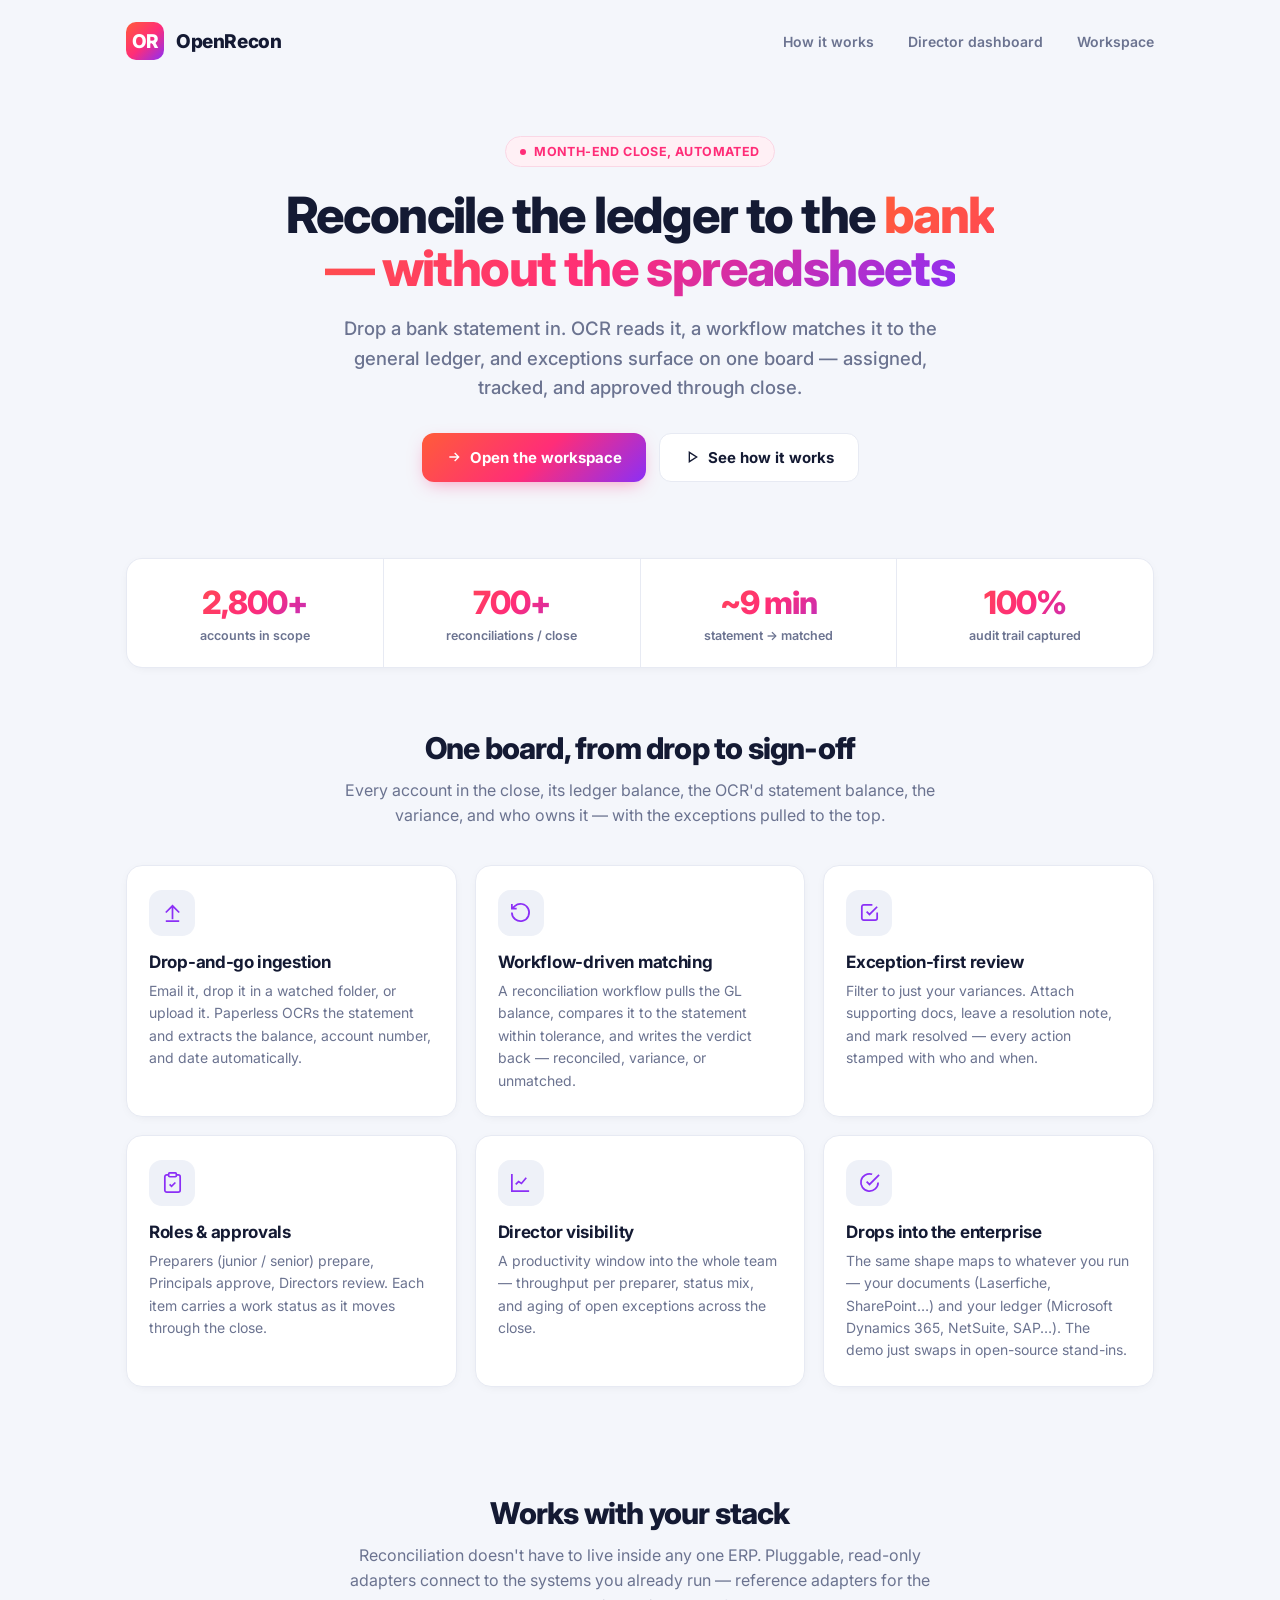
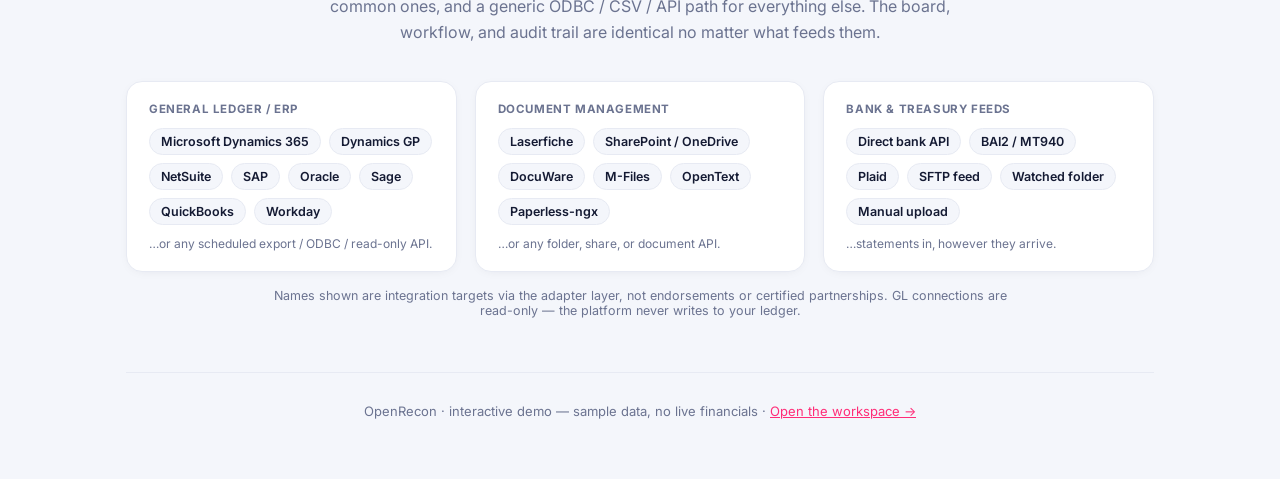
<file: web/index.html>
<!doctype html>
<html lang="en">
<head>
<meta charset="utf-8">
<meta name="viewport" content="width=device-width, initial-scale=1">
<title>OpenRecon — automated financial reconciliation</title>
<link rel="stylesheet" href="assets/app.css?v=1.11.0">
<link rel="stylesheet" href="assets/pages.css?v=1.11.0">
</head>
<body>
<div class="lp">
  <header class="lphead">
    <div class="mark">OR</div>
    <div class="nm">OpenRecon</div>
    <div class="sp"></div>
    <a class="navlink" href="how-it-works.html">How it works</a>
    <a class="navlink" href="dashboard.html">Director dashboard</a>
    <a class="navlink" href="workspace.html">Workspace</a>
  </header>

  <section class="hero">
    <span class="eyebrow"><span style="width:6px;height:6px;border-radius:50%;background:var(--pink)"></span>Month-end close, automated</span>
    <h1>Reconcile the ledger to the <span class="grad">bank — without the spreadsheets</span></h1>
    <p class="sub">Drop a bank statement in. OCR reads it, a workflow matches it to the general ledger, and exceptions surface on one board — assigned, tracked, and approved through close.</p>
    <div class="cta">
      <a class="btn lg" href="workspace.html"><svg viewBox="0 0 24 24"><path d="M5 12h14M13 6l6 6-6 6"/></svg>Open the workspace</a>
      <a class="btn lg ghost" href="how-it-works.html"><svg viewBox="0 0 24 24"><path d="M8 5v14l11-7z"/></svg>See how it works</a>
    </div>
  </section>

  <div class="statband">
    <div class="s"><div class="v">2,800+</div><div class="l">accounts in scope</div></div>
    <div class="s"><div class="v">700+</div><div class="l">reconciliations / close</div></div>
    <div class="s"><div class="v">~9 min</div><div class="l">statement → matched</div></div>
    <div class="s"><div class="v">100%</div><div class="l">audit trail captured</div></div>
  </div>

  <section class="section">
    <div class="lead">
      <h2>One board, from drop to sign-off</h2>
      <p>Every account in the close, its ledger balance, the OCR'd statement balance, the variance, and who owns it — with the exceptions pulled to the top.</p>
    </div>
    <div class="feat">
      <div class="fcard">
        <div class="fi"><svg viewBox="0 0 24 24"><path d="M12 19V6M5 12l7-7 7 7"/><path d="M5 21h14"/></svg></div>
        <h3>Drop-and-go ingestion</h3>
        <p>Email it, drop it in a watched folder, or upload it. Paperless OCRs the statement and extracts the balance, account number, and date automatically.</p>
      </div>
      <div class="fcard">
        <div class="fi"><svg viewBox="0 0 24 24"><path d="M3 12a9 9 0 1 0 3-6.7L3 8m0-5v5h5"/></svg></div>
        <h3>Workflow-driven matching</h3>
        <p>A reconciliation workflow pulls the GL balance, compares it to the statement within tolerance, and writes the verdict back — reconciled, variance, or unmatched.</p>
      </div>
      <div class="fcard">
        <div class="fi"><svg viewBox="0 0 24 24"><path d="M9 11l3 3 8-8"/><path d="M20 12v6a2 2 0 0 1-2 2H6a2 2 0 0 1-2-2V6a2 2 0 0 1 2-2h9"/></svg></div>
        <h3>Exception-first review</h3>
        <p>Filter to just your variances. Attach supporting docs, leave a resolution note, and mark resolved — every action stamped with who and when.</p>
      </div>
      <div class="fcard">
        <div class="fi"><svg viewBox="0 0 24 24"><path d="M16 4h2a2 2 0 0 1 2 2v14a2 2 0 0 1-2 2H6a2 2 0 0 1-2-2V6a2 2 0 0 1 2-2h2"/><rect x="8" y="2" width="8" height="4" rx="1"/><path d="M9 14l2 2 4-4"/></svg></div>
        <h3>Roles &amp; approvals</h3>
        <p>Preparers (junior / senior) prepare, Principals approve, Directors review. Each item carries a work status as it moves through the close.</p>
      </div>
      <div class="fcard">
        <div class="fi"><svg viewBox="0 0 24 24"><path d="M3 3v18h18M7 14l3-3 3 2 5-6"/></svg></div>
        <h3>Director visibility</h3>
        <p>A productivity window into the whole team — throughput per preparer, status mix, and aging of open exceptions across the close.</p>
      </div>
      <div class="fcard">
        <div class="fi"><svg viewBox="0 0 24 24"><path d="M21 12a9 9 0 1 1-6.2-8.6"/><path d="M22 4 12 14.01l-3-3"/></svg></div>
        <h3>Drops into the enterprise</h3>
        <p>The same shape maps to whatever you run — your documents (Laserfiche, SharePoint…) and your ledger (Microsoft Dynamics 365, NetSuite, SAP…). The demo just swaps in open-source stand-ins.</p>
      </div>
    </div>
  </section>

  <style>
    .istack{display:grid;grid-template-columns:repeat(3,1fr);gap:18px;max-width:1100px;margin:0 auto}
    .icard{background:var(--card);border:1px solid var(--line);border-radius:16px;padding:20px 22px;box-shadow:var(--shadow)}
    .icard .il{font-size:11.5px;letter-spacing:.6px;text-transform:uppercase;color:var(--muted);font-weight:700;margin-bottom:12px}
    .ichips{display:flex;flex-wrap:wrap;gap:8px}
    .ichip{display:inline-flex;align-items:center;font-size:12.5px;font-weight:600;color:var(--text);background:#F4F6FB;border:1px solid var(--line);border-radius:20px;padding:5px 11px}
    .icard .imore{font-size:12px;color:var(--muted);margin-top:11px}
    @media(max-width:760px){.istack{grid-template-columns:1fr}}
  </style>
  <section class="section" id="stack">
    <div class="lead">
      <h2>Works with your stack</h2>
      <p>Reconciliation doesn't have to live inside any one ERP. Pluggable, read-only adapters connect to the systems you already run — reference adapters for the common ones, and a generic ODBC / CSV / API path for everything else. The board, workflow, and audit trail are identical no matter what feeds them.</p>
    </div>
    <div class="istack">
      <div class="icard">
        <div class="il">General ledger / ERP</div>
        <div class="ichips"><span class="ichip">Microsoft Dynamics 365</span><span class="ichip">Dynamics GP</span><span class="ichip">NetSuite</span><span class="ichip">SAP</span><span class="ichip">Oracle</span><span class="ichip">Sage</span><span class="ichip">QuickBooks</span><span class="ichip">Workday</span></div>
        <div class="imore">…or any scheduled export / ODBC / read-only API.</div>
      </div>
      <div class="icard">
        <div class="il">Document management</div>
        <div class="ichips"><span class="ichip">Laserfiche</span><span class="ichip">SharePoint / OneDrive</span><span class="ichip">DocuWare</span><span class="ichip">M-Files</span><span class="ichip">OpenText</span><span class="ichip">Paperless-ngx</span></div>
        <div class="imore">…or any folder, share, or document API.</div>
      </div>
      <div class="icard">
        <div class="il">Bank &amp; treasury feeds</div>
        <div class="ichips"><span class="ichip">Direct bank API</span><span class="ichip">BAI2 / MT940</span><span class="ichip">Plaid</span><span class="ichip">SFTP feed</span><span class="ichip">Watched folder</span><span class="ichip">Manual upload</span></div>
        <div class="imore">…statements in, however they arrive.</div>
      </div>
    </div>
    <p style="text-align:center;font-size:12.5px;color:var(--muted);margin:16px auto 0;max-width:760px">Names shown are integration targets via the adapter layer, not endorsements or certified partnerships. GL connections are read-only — the platform never writes to your ledger.</p>
  </section>

  <div class="lpfoot">OpenRecon · interactive demo — sample data, no live financials · <a class="navlink" style="margin:0;color:var(--pink)" href="workspace.html">Open the workspace →</a></div>
</div>
</body>
</html>
</file>
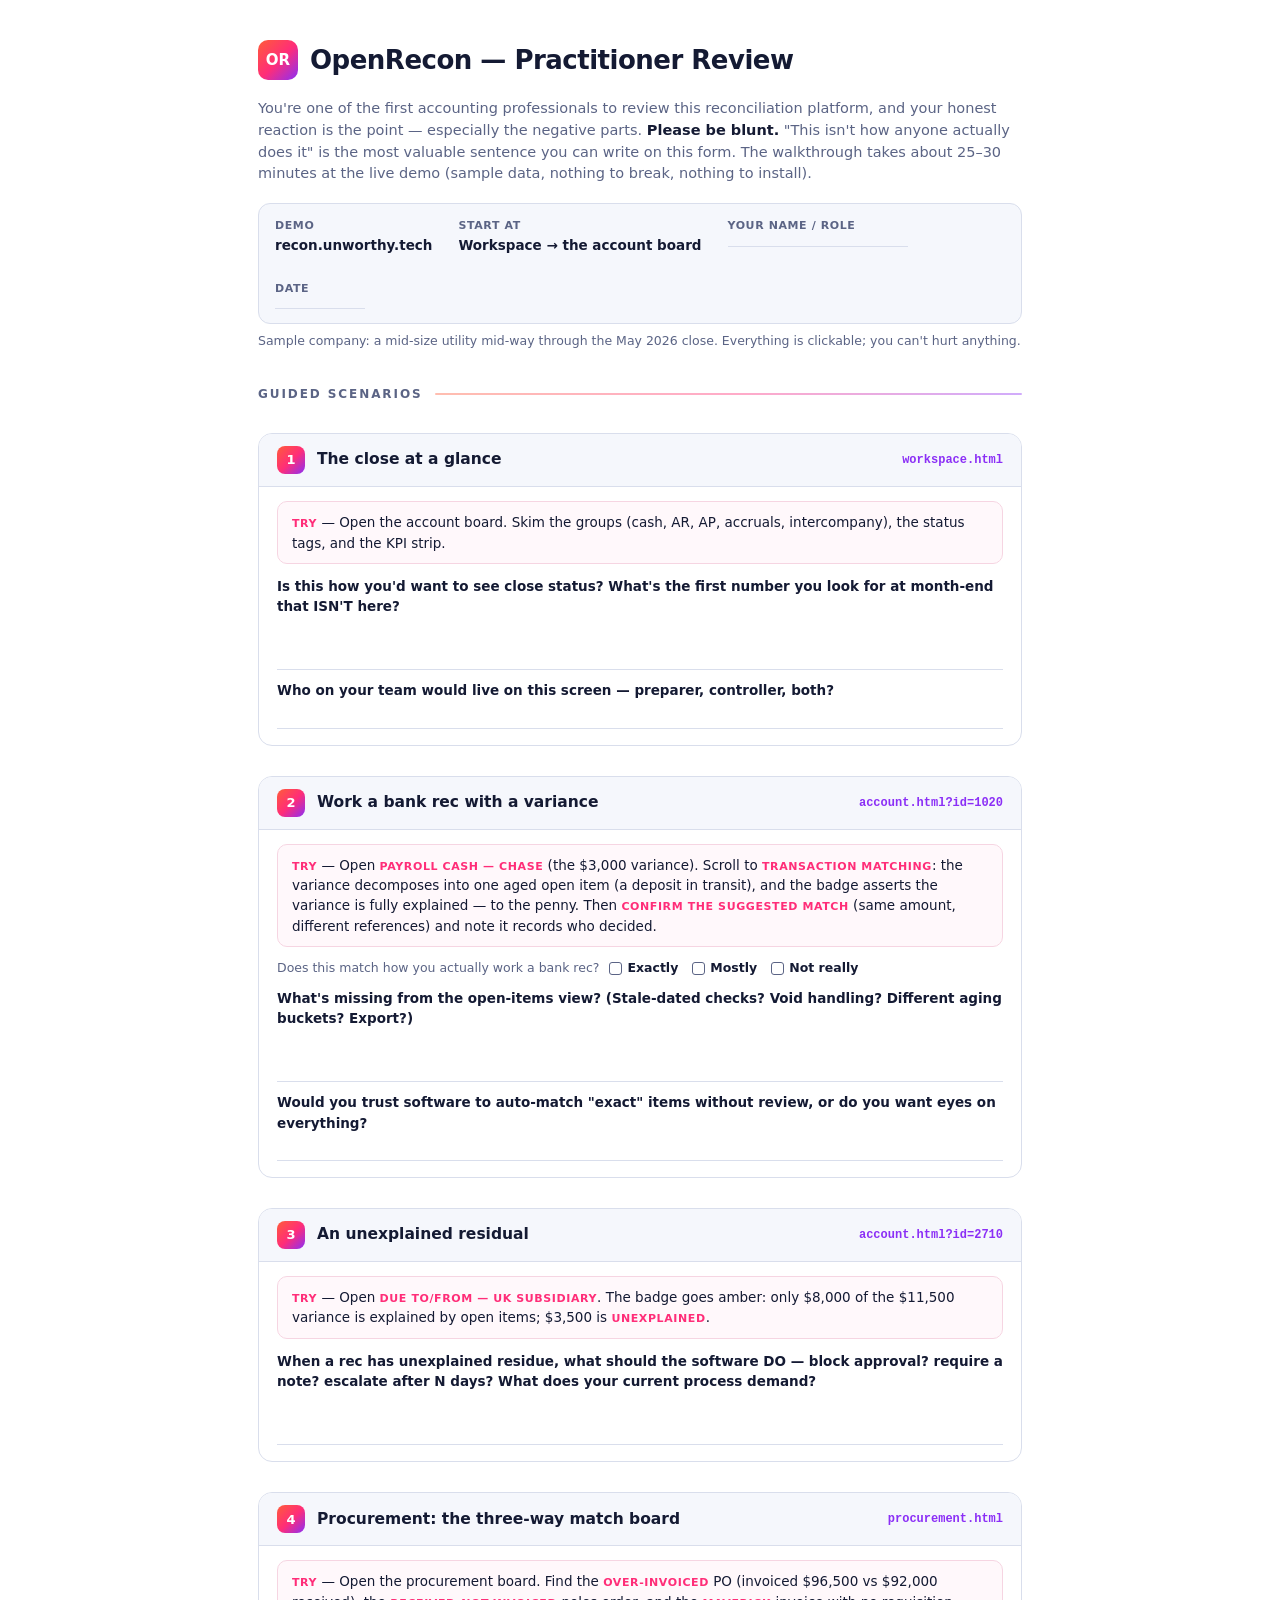
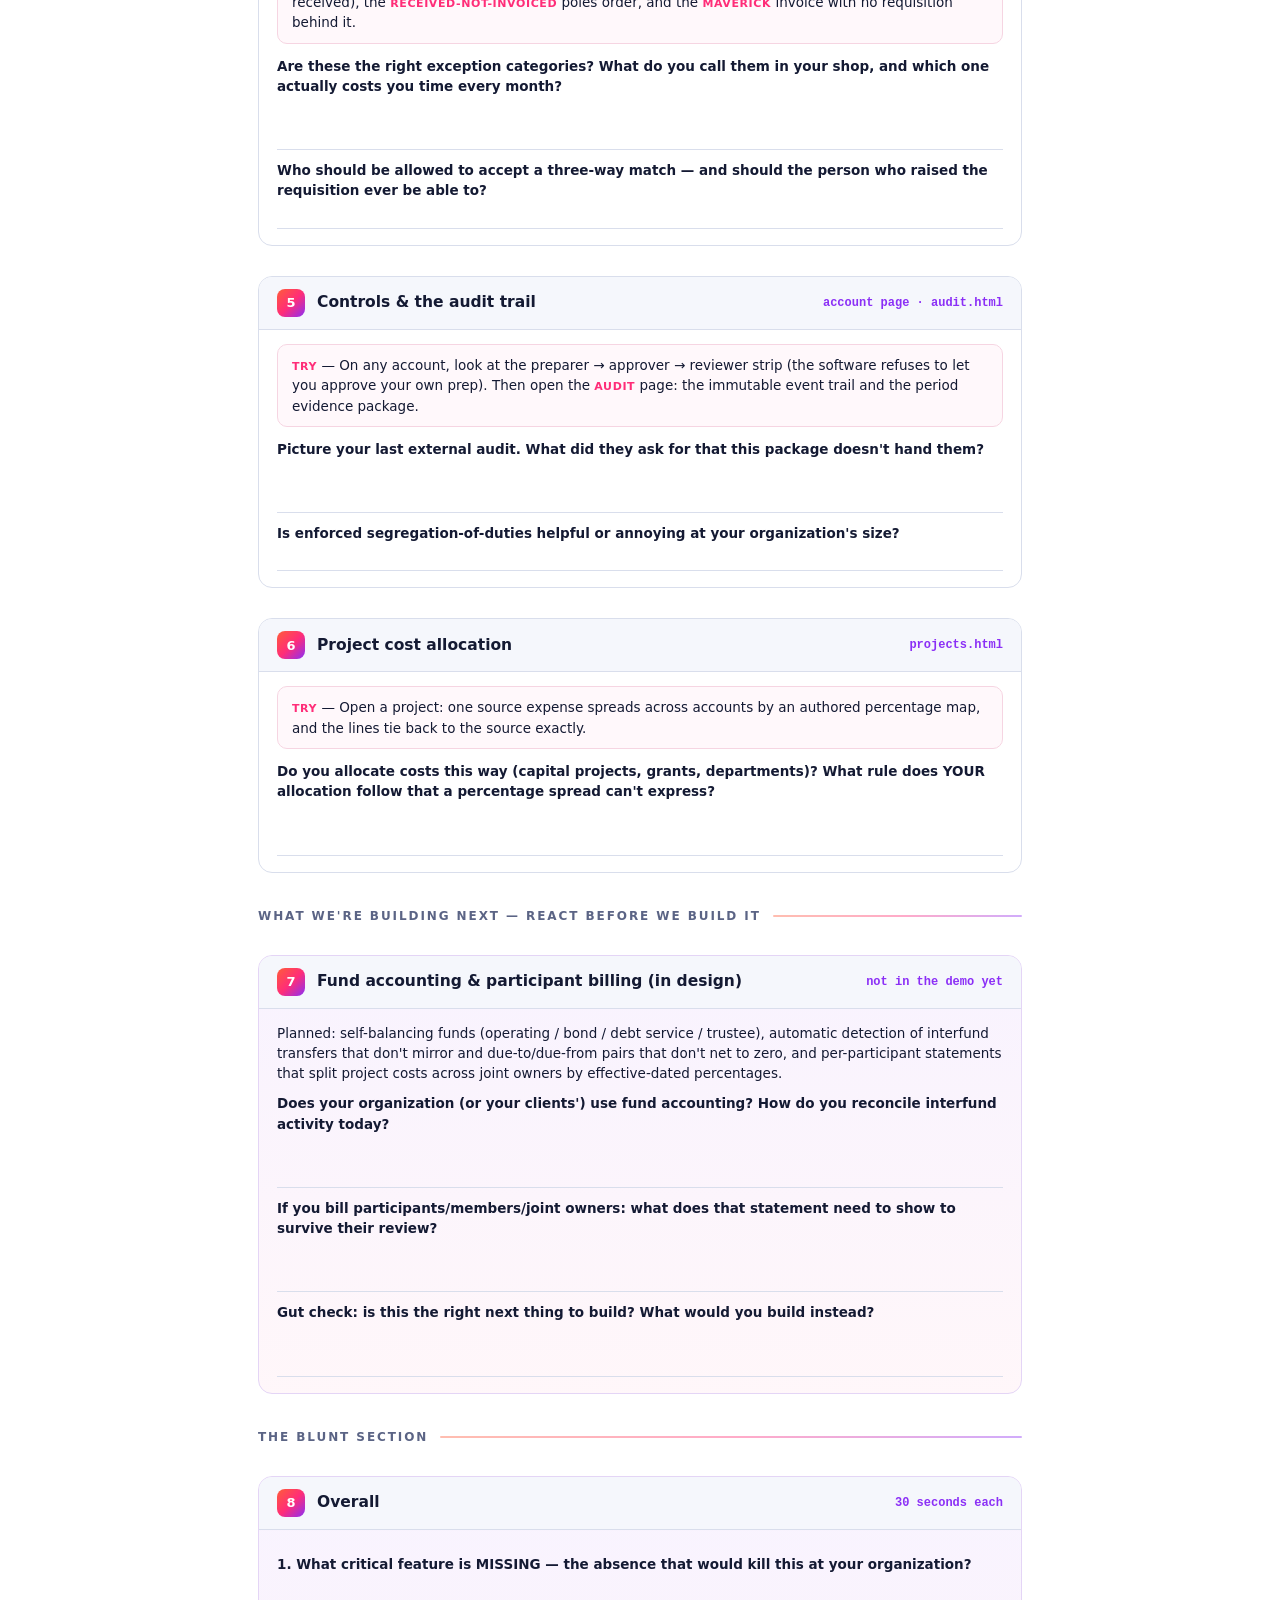
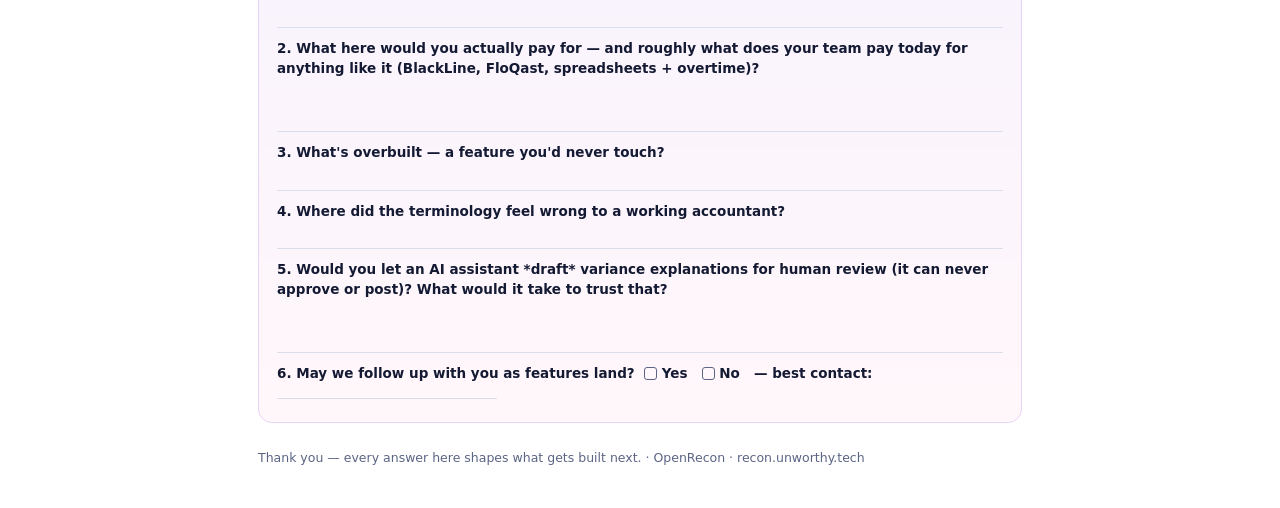
<file: feedback/practitioner-review-packet.html>
<!doctype html>
<html lang="en">
<head>
<meta charset="utf-8">
<meta name="viewport" content="width=device-width, initial-scale=1">
<title>OpenRecon — Practitioner Review Packet</title>
<style>
  :root{--ink:#141A33;--muted:#5B6485;--line:#D9DEEC;--pink:#FF2D78;--purple:#8B2FF6;
        --grad:linear-gradient(135deg,#FF5C39 0%,#FF2D78 52%,#8B2FF6 100%);--soft:#F5F7FC}
  *{margin:0;padding:0;box-sizing:border-box}
  body{font-family:'Inter',-apple-system,'Segoe UI',Roboto,system-ui,sans-serif;color:var(--ink);
       max-width:820px;margin:0 auto;padding:40px 28px;font-size:14.5px;line-height:1.5;background:#fff}
  .mk{width:40px;height:40px;border-radius:10px;background:var(--grad);display:inline-flex;align-items:center;justify-content:center;color:#fff;font-weight:800;font-size:15px;vertical-align:middle;margin-right:12px}
  h1{font-size:26px;font-weight:800;letter-spacing:-.5px;display:inline-block;vertical-align:middle}
  .intro{margin:18px 0 6px;color:var(--muted)}
  .intro b{color:var(--ink)}
  .meta{display:flex;gap:26px;flex-wrap:wrap;margin:18px 0 8px;padding:14px 16px;background:var(--soft);border:1px solid var(--line);border-radius:12px;font-size:13.5px}
  .meta div span{color:var(--muted);display:block;font-size:11px;text-transform:uppercase;letter-spacing:.6px;font-weight:700}
  .meta div b{font-weight:700}
  .fill{border-bottom:1.5px solid var(--line);display:inline-block;min-width:180px;height:1.1em}
  .scn{margin-top:30px;border:1px solid var(--line);border-radius:14px;overflow:hidden;break-inside:avoid;page-break-inside:avoid}
  .scn .hd{display:flex;align-items:center;gap:12px;padding:12px 18px;background:var(--soft);border-bottom:1px solid var(--line)}
  .scn .num{width:28px;height:28px;border-radius:8px;background:var(--grad);color:#fff;font-weight:800;font-size:13px;display:flex;align-items:center;justify-content:center;flex-shrink:0}
  .scn .hd b{font-size:15.5px}
  .scn .hd .where{margin-left:auto;font-size:12px;color:var(--purple);font-weight:700;font-family:ui-monospace,monospace}
  .scn .bd{padding:14px 18px 16px}
  .do{background:#FFF8FB;border:1px solid #F6D5E2;border-radius:10px;padding:10px 14px;margin-bottom:12px;font-size:13.5px}
  .do b{color:var(--pink);text-transform:uppercase;font-size:11px;letter-spacing:.6px}
  .q{margin:10px 0 2px;font-weight:600;font-size:13.5px}
  .lines{border-bottom:1px solid var(--line);height:26px}
  .lines.tall{height:52px}
  .scale{display:flex;align-items:center;gap:10px;font-size:12.5px;color:var(--muted);margin:6px 0 4px}
  .scale .opts{display:flex;gap:14px;font-weight:700;color:var(--ink)}
  .scale .opts span{display:inline-flex;align-items:center;gap:5px}
  .cb{display:inline-block;width:13px;height:13px;border:1.6px solid var(--muted);border-radius:3px;vertical-align:-2px}
  .sect{margin-top:34px;font-size:12px;font-weight:800;letter-spacing:.16em;text-transform:uppercase;color:var(--muted);display:flex;align-items:center;gap:12px}
  .sect::after{content:"";height:2px;flex:1;background:var(--grad);opacity:.4;border-radius:2px}
  .note{font-size:12.5px;color:var(--muted);margin-top:6px}
  .money{background:linear-gradient(180deg,rgba(139,47,246,.06),rgba(255,45,120,.04));border:1px solid #E4D5F6}
  @media print{
    body{padding:0;font-size:12.5px;max-width:none}
    .scn{margin-top:16px}
    a{color:var(--purple);text-decoration:none}
    .pagebreak{page-break-before:always}
  }
</style>
</head>
<body>

<div><span class="mk">OR</span><h1>OpenRecon — Practitioner Review</h1></div>
<p class="intro">You're one of the first accounting professionals to review this reconciliation platform, and your honest reaction is the point — especially the negative parts. <b>Please be blunt.</b> "This isn't how anyone actually does it" is the most valuable sentence you can write on this form. The walkthrough takes about 25–30 minutes at the live demo (sample data, nothing to break, nothing to install).</p>

<div class="meta">
  <div><span>Demo</span><b>recon.unworthy.tech</b></div>
  <div><span>Start at</span><b>Workspace → the account board</b></div>
  <div><span>Your name / role</span><span class="fill"></span></div>
  <div><span>Date</span><span class="fill" style="min-width:90px"></span></div>
</div>
<p class="note">Sample company: a mid-size utility mid-way through the May 2026 close. Everything is clickable; you can't hurt anything.</p>

<div class="sect">Guided scenarios</div>

<div class="scn">
  <div class="hd"><div class="num">1</div><b>The close at a glance</b><span class="where">workspace.html</span></div>
  <div class="bd">
    <div class="do"><b>Try</b> — Open the account board. Skim the groups (cash, AR, AP, accruals, intercompany), the status tags, and the KPI strip.</div>
    <div class="q">Is this how you'd want to see close status? What's the first number you look for at month-end that ISN'T here?</div>
    <div class="lines tall"></div>
    <div class="q">Who on your team would live on this screen — preparer, controller, both?</div>
    <div class="lines"></div>
  </div>
</div>

<div class="scn">
  <div class="hd"><div class="num">2</div><b>Work a bank rec with a variance</b><span class="where">account.html?id=1020</span></div>
  <div class="bd">
    <div class="do"><b>Try</b> — Open <b>Payroll cash — Chase</b> (the $3,000 variance). Scroll to <b>Transaction matching</b>: the variance decomposes into one aged open item (a deposit in transit), and the badge asserts the variance is fully explained — to the penny. Then <b>confirm the suggested match</b> (same amount, different references) and note it records who decided.</div>
    <div class="scale">Does this match how you actually work a bank rec?
      <span class="opts"><span><span class="cb"></span>Exactly</span><span><span class="cb"></span>Mostly</span><span><span class="cb"></span>Not really</span></span></div>
    <div class="q">What's missing from the open-items view? (Stale-dated checks? Void handling? Different aging buckets? Export?)</div>
    <div class="lines tall"></div>
    <div class="q">Would you trust software to auto-match "exact" items without review, or do you want eyes on everything?</div>
    <div class="lines"></div>
  </div>
</div>

<div class="scn">
  <div class="hd"><div class="num">3</div><b>An unexplained residual</b><span class="where">account.html?id=2710</span></div>
  <div class="bd">
    <div class="do"><b>Try</b> — Open <b>Due to/from — UK subsidiary</b>. The badge goes amber: only $8,000 of the $11,500 variance is explained by open items; $3,500 is <b>unexplained</b>.</div>
    <div class="q">When a rec has unexplained residue, what should the software DO — block approval? require a note? escalate after N days? What does your current process demand?</div>
    <div class="lines tall"></div>
  </div>
</div>

<div class="scn">
  <div class="hd"><div class="num">4</div><b>Procurement: the three-way match board</b><span class="where">procurement.html</span></div>
  <div class="bd">
    <div class="do"><b>Try</b> — Open the procurement board. Find the <b>over-invoiced</b> PO (invoiced $96,500 vs $92,000 received), the <b>received-not-invoiced</b> poles order, and the <b>maverick</b> invoice with no requisition behind it.</div>
    <div class="q">Are these the right exception categories? What do you call them in your shop, and which one actually costs you time every month?</div>
    <div class="lines tall"></div>
    <div class="q">Who should be allowed to accept a three-way match — and should the person who raised the requisition ever be able to?</div>
    <div class="lines"></div>
  </div>
</div>

<div class="scn">
  <div class="hd"><div class="num">5</div><b>Controls & the audit trail</b><span class="where">account page · audit.html</span></div>
  <div class="bd">
    <div class="do"><b>Try</b> — On any account, look at the preparer → approver → reviewer strip (the software refuses to let you approve your own prep). Then open the <b>audit</b> page: the immutable event trail and the period evidence package.</div>
    <div class="q">Picture your last external audit. What did they ask for that this package doesn't hand them?</div>
    <div class="lines tall"></div>
    <div class="q">Is enforced segregation-of-duties helpful or annoying at your organization's size?</div>
    <div class="lines"></div>
  </div>
</div>

<div class="scn">
  <div class="hd"><div class="num">6</div><b>Project cost allocation</b><span class="where">projects.html</span></div>
  <div class="bd">
    <div class="do"><b>Try</b> — Open a project: one source expense spreads across accounts by an authored percentage map, and the lines tie back to the source exactly.</div>
    <div class="q">Do you allocate costs this way (capital projects, grants, departments)? What rule does YOUR allocation follow that a percentage spread can't express?</div>
    <div class="lines tall"></div>
  </div>
</div>

<div class="pagebreak"></div>
<div class="sect">What we're building next — react before we build it</div>

<div class="scn money">
  <div class="hd"><div class="num">7</div><b>Fund accounting &amp; participant billing (in design)</b><span class="where">not in the demo yet</span></div>
  <div class="bd">
    <p style="font-size:13.5px;margin-bottom:10px">Planned: self-balancing funds (operating / bond / debt service / trustee), automatic detection of interfund transfers that don't mirror and due-to/due-from pairs that don't net to zero, and per-participant statements that split project costs across joint owners by effective-dated percentages.</p>
    <div class="q">Does your organization (or your clients') use fund accounting? How do you reconcile interfund activity today?</div>
    <div class="lines tall"></div>
    <div class="q">If you bill participants/members/joint owners: what does that statement need to show to survive their review?</div>
    <div class="lines tall"></div>
    <div class="q">Gut check: is this the right next thing to build? What would you build instead?</div>
    <div class="lines tall"></div>
  </div>
</div>

<div class="sect">The blunt section</div>

<div class="scn money">
  <div class="hd"><div class="num">8</div><b>Overall</b><span class="where">30 seconds each</span></div>
  <div class="bd">
    <div class="q">1. What critical feature is MISSING — the absence that would kill this at your organization?</div>
    <div class="lines tall"></div>
    <div class="q">2. What here would you actually pay for — and roughly what does your team pay today for anything like it (BlackLine, FloQast, spreadsheets + overtime)?</div>
    <div class="lines tall"></div>
    <div class="q">3. What's overbuilt — a feature you'd never touch?</div>
    <div class="lines"></div>
    <div class="q">4. Where did the terminology feel wrong to a working accountant?</div>
    <div class="lines"></div>
    <div class="q">5. Would you let an AI assistant *draft* variance explanations for human review (it can never approve or post)? What would it take to trust that?</div>
    <div class="lines tall"></div>
    <div class="q">6. May we follow up with you as features land? &nbsp;<span class="cb"></span> Yes &nbsp;&nbsp;<span class="cb"></span> No &nbsp;&nbsp;— best contact: <span class="fill" style="min-width:220px"></span></div>
  </div>
</div>

<p class="note" style="margin-top:26px">Thank you — every answer here shapes what gets built next. · OpenRecon · recon.unworthy.tech</p>

</body>
</html>
</file>
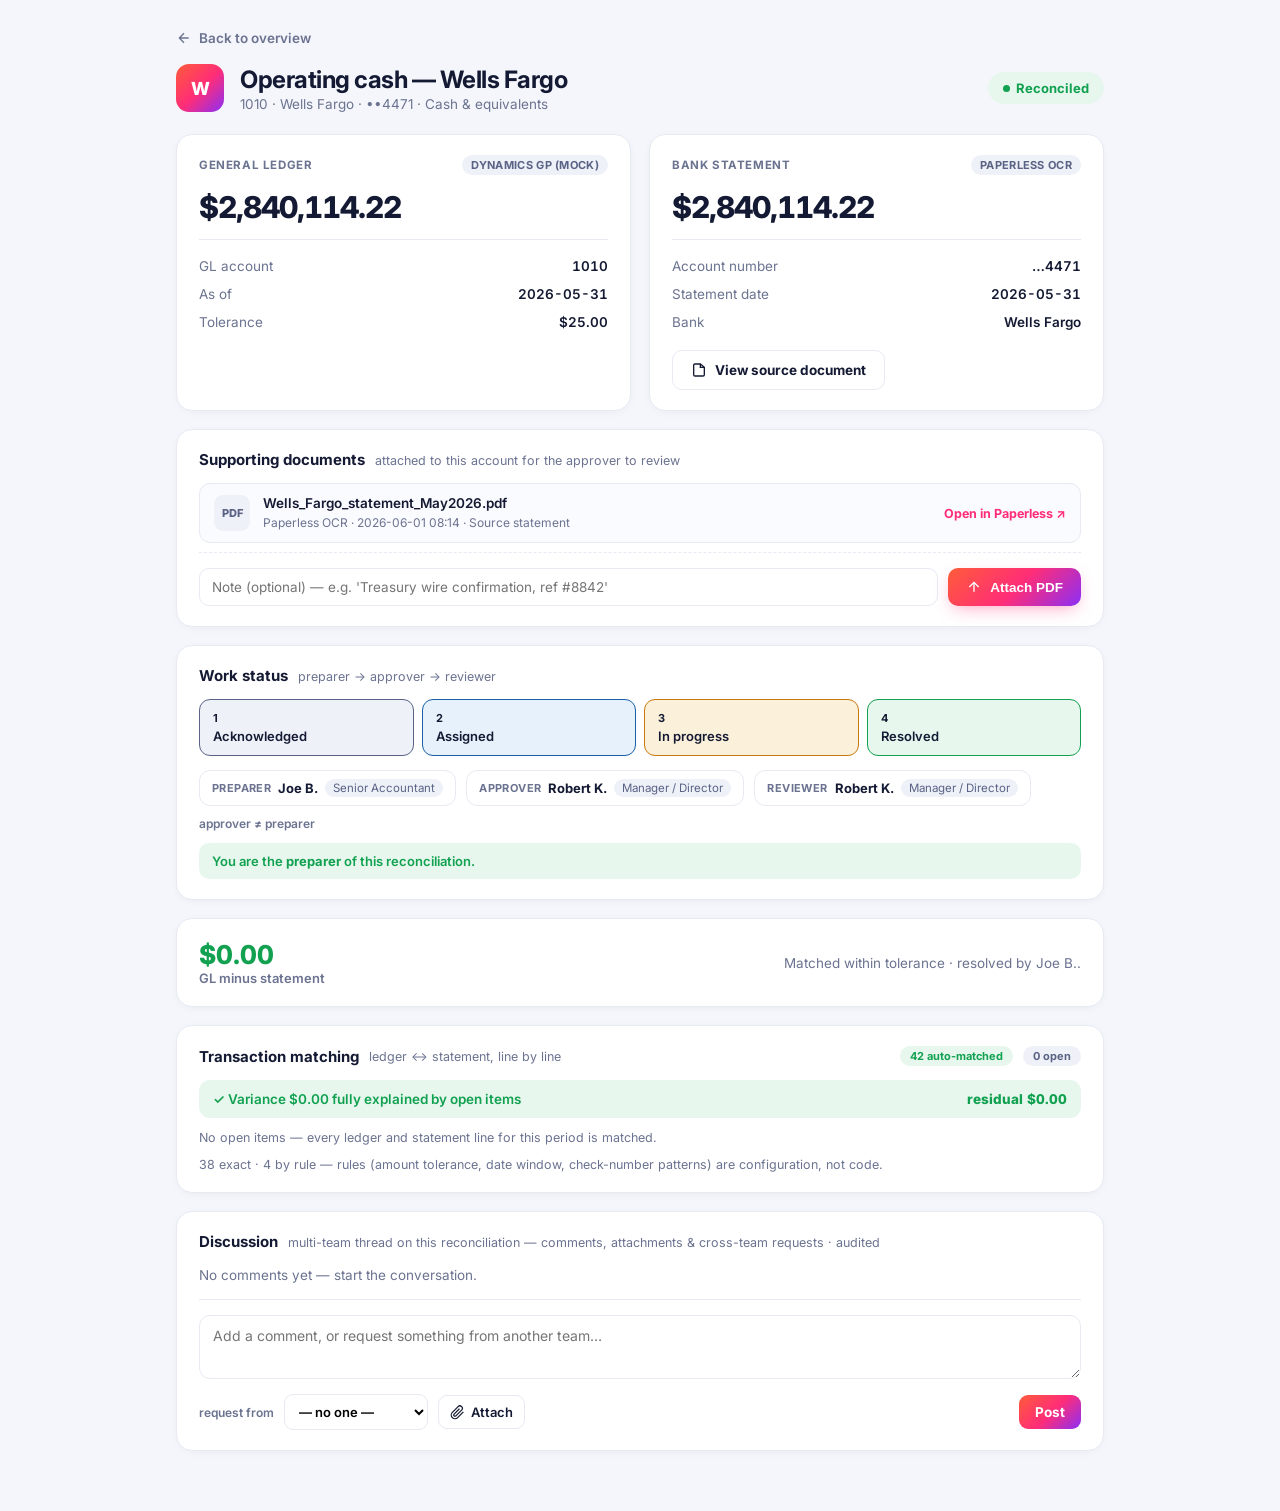
<file: web/account.html>
<!doctype html>
<html lang="en">
<head>
<meta charset="utf-8">
<meta name="viewport" content="width=device-width, initial-scale=1">
<title>OpenRecon — account detail</title>
<link rel="stylesheet" href="assets/app.css?v=1.12.0">
<style>
  .wrap{max-width:980px;margin:0 auto;padding:30px 26px 60px}
  .back{display:inline-flex;align-items:center;gap:7px;color:var(--muted);text-decoration:none;font-size:13.5px;font-weight:600;margin-bottom:18px}
  .back svg{width:16px;height:16px;stroke:currentColor;fill:none;stroke-width:2}
  .head{display:flex;align-items:center;gap:16px;margin-bottom:22px}
  .head .mk{width:48px;height:48px;border-radius:13px;background:var(--grad);display:flex;align-items:center;justify-content:center;color:#fff;font-weight:800;font-size:18px}
  .head h1{font-size:24px;font-weight:700;letter-spacing:-.5px}
  .head .sub{font-size:13.5px;color:var(--muted);margin-top:2px}
  .head .sp{flex:1}
  .tag{font-size:13px;padding:8px 15px;border-radius:22px}
  .cmp{display:grid;grid-template-columns:1fr 1fr;gap:18px}
  .col{background:var(--card);border:1px solid var(--line);border-radius:16px;padding:20px 22px;box-shadow:var(--shadow)}
  .col .ct{font-size:11.5px;letter-spacing:.6px;text-transform:uppercase;color:var(--muted);font-weight:700;display:flex;align-items:center;gap:8px}
  .col .ct .src{margin-left:auto;font-size:11px;color:var(--slate);background:var(--slatebg);padding:3px 9px;border-radius:20px;letter-spacing:.3px}
  .col .big{font-size:30px;font-weight:800;letter-spacing:-1px;margin:14px 0 4px;font-variant-numeric:tabular-nums}
  .kv{margin-top:14px;border-top:1px solid var(--line);padding-top:12px}
  .kv div{display:flex;justify-content:space-between;font-size:13.5px;padding:6px 0}
  .kv div span:first-child{color:var(--muted)}
  .kv div span:last-child{font-weight:600;font-variant-numeric:tabular-nums}
  .verdict{background:var(--card);border:1px solid var(--line);border-radius:16px;padding:20px 22px;margin-top:18px;box-shadow:var(--shadow)}
  .verdict.var{border-color:#F3D9A6;background:#FFFCF5}
  .verdict .vr{display:flex;align-items:center;gap:14px}
  .verdict .amt{font-size:26px;font-weight:800;font-variant-numeric:tabular-nums}
  .amber{color:var(--amber)} .green{color:var(--green)} .muted{color:#A6AEC9}
  .verdict .vl{font-size:13px;color:var(--muted);font-weight:600}
  .actions{margin-top:16px;display:flex;flex-direction:column;gap:12px}
  textarea{width:100%;min-height:70px;border:1px solid var(--line);border-radius:11px;padding:11px 13px;font:inherit;font-size:14px;resize:vertical}
  textarea:focus{outline:none;border-color:var(--pink);box-shadow:0 0 0 3px rgba(255,45,120,.12)}
  .frow{display:flex;gap:12px;align-items:center;flex-wrap:wrap}
  .note{font-size:13.5px;color:var(--muted)}
  .support{background:var(--card);border:1px solid var(--line);border-radius:16px;padding:20px 22px;margin-top:18px;box-shadow:var(--shadow)}
  .support .sh{display:flex;align-items:baseline;gap:10px;margin-bottom:14px;flex-wrap:wrap}
  .support .sh b{font-size:15px;font-weight:700}
  .support .sh span{font-size:12.5px;color:var(--muted)}
  .srow{display:flex;align-items:center;gap:13px;padding:11px 14px;border:1px solid var(--line);border-radius:11px;background:#FAFBFE;margin-bottom:9px}
  .srow .si{width:36px;height:36px;border-radius:9px;background:#EEF1F8;display:flex;align-items:center;justify-content:center;color:var(--slate);font-weight:800;font-size:11px}
  .srow .sm{flex:1;min-width:0}
  .srow .sm b{font-size:13.5px;font-weight:600;display:block}
  .srow .sm span{font-size:12px;color:var(--muted)}
  .sbtn{font-size:12.5px;font-weight:700;color:var(--pink);text-decoration:none;white-space:nowrap}
  .supform{display:flex;gap:10px;align-items:center;flex-wrap:wrap;border-top:1px dashed var(--line);padding-top:15px;margin-top:6px}
  .supform input[type=text]{flex:1;min-width:200px;border:1px solid var(--line);border-radius:10px;padding:10px 12px;font:inherit;font-size:13.5px}
  .supform input[type=text]:focus{outline:none;border-color:var(--pink);box-shadow:0 0 0 3px rgba(255,45,120,.12)}
  .steps{display:flex;gap:8px;margin-top:14px;flex-wrap:wrap}
  .stp{flex:1;min-width:120px;border:1px solid var(--line);border-radius:11px;padding:11px 13px;background:#fff}
  .stp.r.ack{border-color:#5A6385;background:#EEF1F8} .stp.r.assigned{border-color:#185FA5;background:#E6F1FB} .stp.r.progress{border-color:#C9790B;background:#FBF0DA} .stp.r.resolved{border-color:#11A150;background:#E7F7EE}
  .stp .t{font-size:11px;text-transform:uppercase;letter-spacing:.4px;color:var(--muted);font-weight:700}
  .stp .t{color:var(--muted)} .stp.r .t{color:var(--text)}
  .stp .w{font-size:13px;font-weight:600;margin-top:3px;color:var(--text)}
  .rolesline{display:flex;gap:10px;flex-wrap:wrap;align-items:center;margin-top:14px}
  .rchip{display:inline-flex;align-items:center;gap:7px;border:1px solid var(--line);border-radius:11px;padding:8px 12px;font-size:13px}
  .rchip .rl2{font-size:11px;text-transform:uppercase;letter-spacing:.4px;color:var(--muted);font-weight:700}
  .rchip .tg{font-size:11.5px;color:var(--slate);background:var(--slatebg);border-radius:10px;padding:2px 8px}
  .sod{font-size:12px;color:var(--muted);font-weight:600}
  .gate{margin-top:12px;font-size:13px;font-weight:600;border-radius:10px;padding:10px 13px}
  .gate.g{background:var(--greenbg);color:var(--green)} .gate.b{background:#E6F1FB;color:#185FA5} .gate.p{background:#EEEDFE;color:#534AB7} .gate.m{background:var(--slatebg);color:var(--slate)}
</style>
</head>
<body>
<div class="wrap" id="wrap"></div>
<script src="assets/app.js?v=1.12.0"></script>
<script>
  const id = new URLSearchParams(location.search).get('id') || RECON.accounts[0].id;
  const a = RECON.accounts.find(x=>x.id===id) || RECON.accounts[0];
  const tagFor = s => s==='reconciled'?'<span class="tag t-ok">Reconciled</span>':s==='variance'?'<span class="tag t-var">Variance</span>':'<span class="tag t-un">Unreconciled</span>';
  const docs = a.status!=='unreconciled' ? [
    {id:`STMT-${a.id}`, name:`${a.bank.replace(/\s+/g,'_')}_statement_May2026.pdf`, by:'Paperless OCR', when:'2026-06-01 08:14', tag:'Source statement'},
  ] : [];
  if(a.status==='variance') docs.push({id:`SUP-${a.id}`, name:'treasury_wire_confirmation_8842.pdf', by:'Support team', when:'2026-06-02 11:39', tag:'Supporting'});

  const stmtBlock = a.stmt===null ? `
      <div class="big muted">—</div>
      <p class="note" style="margin-top:10px">No statement has been matched to this account yet. Upload the bank statement from the overview, then run reconciliation.</p>`
    : `
      <div class="big">${money(a.stmt)}</div>
      <div class="kv">
        <div><span>Account number</span><span>${a.ocr_acct||'—'}</span></div>
        <div><span>Statement date</span><span>${a.ocr_date||'—'}</span></div>
        <div><span>Bank</span><span>${a.bank}</span></div>
      </div>
      <div style="margin-top:14px"><a class="btn ghost" href="documents.html?doc=STMT-${a.id}"><svg viewBox="0 0 24 24"><path d="M14 3v5h5M14 3H6a2 2 0 0 0-2 2v14a2 2 0 0 0 2 2h12a2 2 0 0 0 2-2V8z"/></svg>View source document</a></div>`;

  const workOrder=['ack','assigned','progress','resolved'];
  const wIdx=workOrder.indexOf(a.work);
  const stepsHtml = workOrder.map((w,i)=>`<div class="stp ${i<=wIdx?'r '+w:''}"><div class="t">${i+1}</div><div class="w">${WORK_LABELS[w]}</div></div>`).join('');
  const _prep=a.assigned, _appr=approverFor(a), _rev=reviewerFor(a);
  const _rchip=(who,label,role)=>`<span class="rchip"><span class="rl2">${label}</span><b>${who}</b><span class="tg">${roleLabel(role)}</span></span>`;
  const _g=(()=>{const v=RECON.viewer, vr=viewerRole();
    if(v===_prep) return {t:'You are the <b>preparer</b> of this reconciliation.', c:'g'};
    if(v===_appr && can(vr,'approve')) return {t:'You are the <b>approver</b> — you may approve this (segregation of duties: not your own prep).', c:'b'};
    if(can(vr,'review')) return {t:'You may <b>review &amp; sign off</b> (Principal / Director).', c:'p'};
    return {t:'View only — you are neither the preparer nor the approver for this item.', c:'m'};})();
  const rolesHtml=`<div class="rolesline">${_rchip(_prep,'Preparer',roleKey(_prep))}${_rchip(_appr,'Approver',roleKey(_appr))}${_rchip(_rev,'Reviewer',roleKey(_rev))}<span class="sod">approver ≠ preparer</span></div><div class="gate ${_g.c}">${_g.t}</div>`;
  // approver action bar: approve, or send back to the preparer (which emails them)
  const apprAction = _g.c==='b' ? `<div id="apprbar" style="margin-top:14px;display:flex;gap:10px;align-items:center;flex-wrap:wrap">${
    a.review==='approved' ? '<span class="note" style="color:var(--green);font-weight:600">✓ You approved this.</span>'
    : a.review==='sent_back' ? `<span class="note" style="color:var(--amber);font-weight:600">↩ Sent back to ${_prep} — preparer notified by email.</span>`
    : `<button class="btn" onclick="approveAcct()"><svg viewBox="0 0 24 24"><path d="M20 6 9 17l-5-5"/></svg>Approve</button>
       <button class="btn ghost" onclick="sendBackAcct()"><svg viewBox="0 0 24 24"><path d="M9 14 4 9l5-5"/><path d="M20 20v-7a4 4 0 0 0-4-4H4"/></svg>Send back &amp; notify ${_prep}</button>
       <span class="note">Sending back emails ${_prep} at ${emailOf(_prep)}.</span>`
  }</div>` : '';

  let verdict='';
  if(a.variance!==null){
    verdict = `<div class="verdict ${a.status==='variance'?'var':''}" id="verdict">
      <div class="vr">
        <div><div class="amt ${a.status==='variance'?'amber':'green'}">${money(a.variance)}</div><div class="vl">GL minus statement</div></div>
        <div style="flex:1"></div>
        ${a.status==='reconciled'?`<span class="note">Matched within tolerance · resolved by ${a.assigned}.</span>`:''}
      </div>
      ${a.status==='variance'?`
      <div class="actions">
        <textarea id="resnote" placeholder="Resolution note — e.g. $3,000 deposit in transit, clears 6/2"></textarea>
        <div class="frow">
          <button class="btn" onclick="resolve()"><svg viewBox="0 0 24 24"><path d="M20 6 9 17l-5-5"/></svg>Mark resolved</button>
          <span class="note">Records who/when and clears the exception on the overview.</span>
        </div>
      </div>`:''}
    </div>`;
  }

  document.getElementById('wrap').innerHTML = `
    <a class="back" href="workspace.html"><svg viewBox="0 0 24 24"><path d="M19 12H5M12 19l-7-7 7-7"/></svg>Back to overview</a>
    <div class="head">
      <div class="mk">${a.bank[0]}</div>
      <div><h1>${a.name}</h1><div class="sub">${a.code} · ${a.bank} · ${a.mask} · ${a.grp}</div></div>
      <div class="sp"></div>
      ${tagFor(a.status)}
    </div>
    <div class="cmp">
      <div class="col">
        <div class="ct">General ledger<span class="src">Dynamics GP (mock)</span></div>
        <div class="big">${money(a.gl)}</div>
        <div class="kv">
          <div><span>GL account</span><span>${a.code}</span></div>
          <div><span>As of</span><span>${a.as_of}</span></div>
          <div><span>Tolerance</span><span>${money(a.tol)}</span></div>
        </div>
      </div>
      <div class="col">
        <div class="ct">Bank statement<span class="src">Paperless OCR</span></div>
        ${stmtBlock}
      </div>
    </div>
    <div class="support">
      <div class="sh"><b>Supporting documents</b><span>attached to this account for the approver to review</span></div>
      <div id="slist">${docs.length?docs.map(d=>`<div class="srow"><div class="si">PDF</div><div class="sm"><b>${d.name}</b><span>${d.by} · ${d.when} · ${d.tag}</span></div><a class="sbtn" href="documents.html?doc=${d.id}">Open in Paperless ↗</a></div>`).join(''):'<p class="note" style="margin-bottom:14px">No supporting documents attached yet.</p>'}</div>
      <div class="supform">
        <input type="text" id="supnote" placeholder="Note (optional) — e.g. 'Treasury wire confirmation, ref #8842'">
        <button class="btn" onclick="attach()"><svg viewBox="0 0 24 24"><path d="M12 19V6M5 12l7-7 7 7"/></svg>Attach PDF</button>
      </div>
    </div>
    <div class="support" style="margin-top:18px">
      <div class="sh"><b>Work status</b><span>preparer → approver → reviewer</span></div>
      <div class="steps">${stepsHtml}</div>
      ${rolesHtml}${apprAction}
    </div>
    ${verdict}
    <div id="matching"></div>
    <div id="thread"></div>`;

  renderMatching('matching', a);
  renderThread('thread', 'reconciliation', a.id);

  function resolve(){
    const v=document.getElementById('verdict');
    v.classList.remove('var');
    v.querySelector('.amt').className='amt green';
    v.querySelector('.actions').innerHTML='<span class="note" style="font-weight:600;color:var(--green)">✓ Marked resolved by '+RECON.currentUser+' just now — exception cleared on the overview.</span>';
  }
  function attach(){
    const n=document.getElementById('supnote').value.trim();
    const html=`<div class="srow"><div class="si">PDF</div><div class="sm"><b>uploaded_document.pdf</b><span>${RECON.currentUser} · just now${n?' · '+n:''} · queued for OCR</span></div><span class="sbtn" style="color:var(--amber)">processing…</span></div>`;
    const list=document.getElementById('slist'); if(list.querySelector('.note')) list.innerHTML='';
    list.insertAdjacentHTML('beforeend',html); document.getElementById('supnote').value='';
  }
  function approveAcct(){
    a.review='approved';
    document.getElementById('apprbar').innerHTML='<span class="note" style="color:var(--green);font-weight:600">✓ You approved this just now.</span>';
  }
  function sendBackAcct(){
    notifySendBack(a, RECON.viewer, (reason)=>{
      a.review='sent_back'; a._sbReason=reason;
      document.getElementById('apprbar').innerHTML=`<span class="note" style="color:var(--amber);font-weight:600">↩ Sent back to ${a.assigned} — preparer notified by email${reason?': "'+reason+'"':''}.</span>`;
    });
  }
  window.resolve=resolve; window.attach=attach; window.approveAcct=approveAcct; window.sendBackAcct=sendBackAcct;
</script>
</body>
</html>
</file>
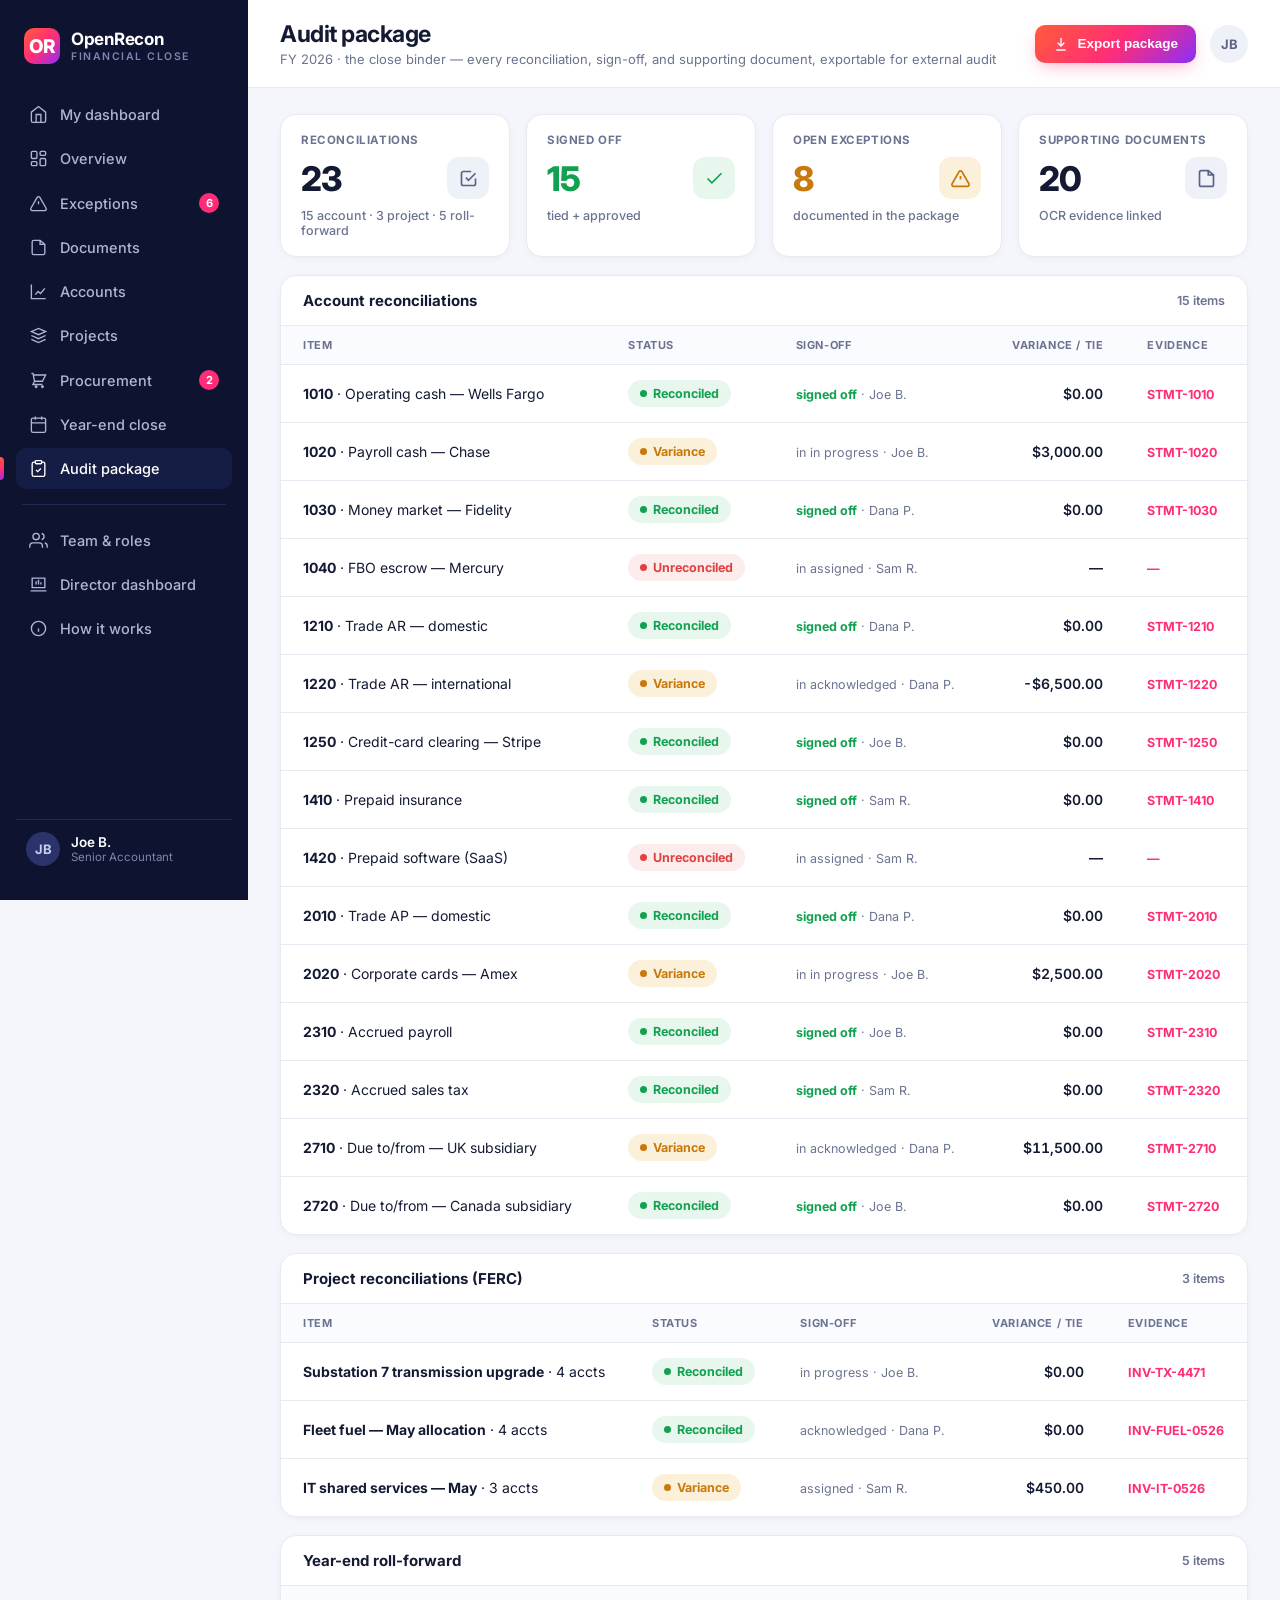
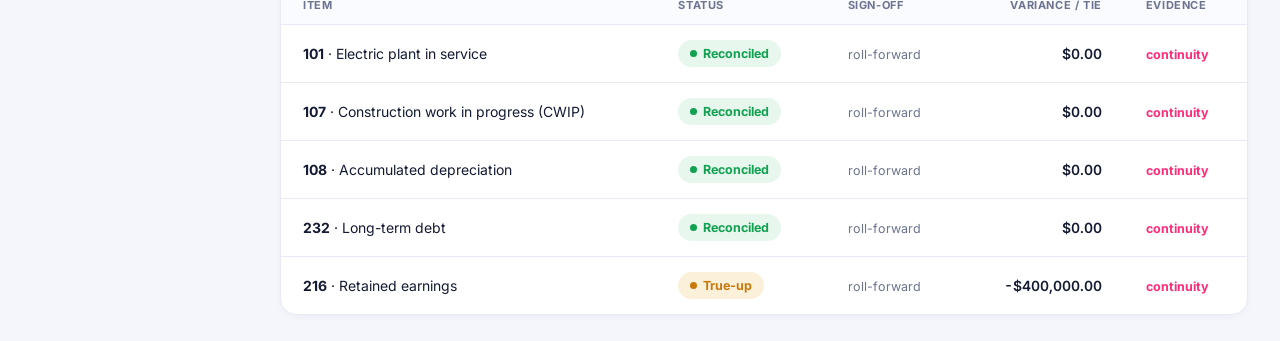
<file: web/audit.html>
<!doctype html>
<html lang="en">
<head>
<meta charset="utf-8">
<meta name="viewport" content="width=device-width, initial-scale=1">
<title>OpenRecon — Audit package</title>
<link rel="stylesheet" href="assets/app.css?v=1.11.0">
<style>
  .sec{background:var(--card);border:1px solid var(--line);border-radius:16px;margin-top:18px;overflow:hidden;box-shadow:var(--shadow)}
  .sec .sh{padding:15px 22px;border-bottom:1px solid var(--line);font-size:15px;font-weight:700;display:flex;align-items:center;gap:10px}
  .sec .sh span{margin-left:auto;font-size:12.5px;color:var(--muted);font-weight:600}
  td.num{text-align:right;font-variant-numeric:tabular-nums;font-weight:600}
  .ref{font-size:12.5px;color:var(--pink);font-weight:700;text-decoration:none}
  .sign{font-size:12.5px;color:var(--muted)}
  .sign b{color:var(--green);font-weight:700}
</style>
</head>
<body>
<div class="app">
  <aside class="side" id="side"></aside>
  <div class="main">
    <header class="top">
      <div><h1>Audit package</h1><div class="crumb" id="crumb"></div></div>
      <div class="sp"></div>
      <button class="btn" onclick="exportPackage()"><svg viewBox="0 0 24 24"><path d="M12 3v12M7 10l5 5 5-5M5 21h14"/></svg>Export package</button>
      <div class="av2">JB</div>
    </header>
    <div class="body">
      <div class="kpis" id="kpis"></div>
      <div id="binder"></div>
    </div>
  </div>
</div>
<script src="assets/ferc.js?v=1.11.0"></script>
<script src="assets/app.js?v=1.11.0"></script>
<script>
  renderSidebar('audit');
  document.getElementById('crumb').textContent = RECON.fiscalYear + ' · the close binder — every reconciliation, sign-off, and supporting document, exportable for external audit';

  const A=RECON.accounts, P=RECON.projects, R=RECON.rollforward;
  const docCount = A.filter(a=>a.stmt!==null).length + P.length*2 + 1;  // statements + project source + support
  const recTotal = A.length + P.length + R.length;
  const exceptions = A.filter(a=>a.status!=='reconciled').length + P.filter(p=>projectSummary(p).status!=='tied').length + R.filter(r=>Math.abs(r.tie)>ROLLFWD_TOL).length;
  const kd=[
    {lab:'Reconciliations', num:recTotal, cls:'', bg:'var(--slatebg)', stroke:'#5A6385', icon:'<path d="M9 11l3 3 8-8M20 12v6a2 2 0 0 1-2 2H6a2 2 0 0 1-2-2V6a2 2 0 0 1 2-2h9"/>', foot:`${A.length} account · ${P.length} project · ${R.length} roll-forward`},
    {lab:'Signed off', num:recTotal-exceptions, cls:'g', bg:'var(--greenbg)', stroke:'#11A150', icon:'<path d="M20 6 9 17l-5-5"/>', foot:'tied + approved'},
    {lab:'Open exceptions', num:exceptions, cls:'a', bg:'var(--amberbg)', stroke:'#C9790B', icon:'<path d="M12 9v4m0 4h.01M10.3 4.3 2.4 18a2 2 0 0 0 1.7 3h15.8a2 2 0 0 0 1.7-3L13.7 4.3a2 2 0 0 0-3.4 0Z"/>', foot:'documented in the package', footcls:'a'},
    {lab:'Supporting documents', num:docCount, cls:'', bg:'#EEF1F8', stroke:'#5A6385', icon:'<path d="M14 3v5h5M14 3H6a2 2 0 0 0-2 2v14a2 2 0 0 0 2 2h12a2 2 0 0 0 2-2V8l-6-5Z"/>', foot:'OCR evidence linked'},
  ];
  document.getElementById('kpis').innerHTML = kd.map(d=>`
    <div class="kpi" style="cursor:default"><div class="lab">${d.lab}</div>
      <div class="row"><div class="num ${d.cls}">${d.num}</div><div class="chip" style="background:${d.bg}"><svg viewBox="0 0 24 24" stroke="${d.stroke}" fill="none">${d.icon}</svg></div></div>
      <div class="foot ${d.footcls||''}">${d.foot}</div></div>`).join('');

  const stTag = s => s==='reconciled'||s==='tied'?'<span class="tag t-ok">Reconciled</span>':s==='variance'?'<span class="tag t-var">Variance</span>':'<span class="tag t-un">Unreconciled</span>';
  const sign = a => a.work==='resolved'?`<span class="sign"><b>signed off</b> · ${a.assigned}</span>`:`<span class="sign">in ${WORK_LABELS[a.work].toLowerCase()} · ${a.assigned}</span>`;

  const balRows = A.map(a=>`<tr><td><b>${a.code}</b> · ${a.name}</td><td>${stTag(a.status)}</td><td>${sign(a)}</td><td class="num">${money(a.variance)}</td><td><a class="ref" href="account.html?id=${a.id}">${a.status!=='unreconciled'?'STMT-'+a.id:'—'}</a></td></tr>`).join('');
  const projRows = P.map(p=>{const s=projectSummary(p);return `<tr><td><b>${p.name}</b> · ${p.accounts||s.accounts} accts</td><td>${stTag(s.status)}</td><td><span class="sign">${WORK_LABELS[p.work].toLowerCase()} · ${p.assigned}</span></td><td class="num">${money(s.variance)}</td><td><a class="ref" href="project.html?id=${p.id}">${p.source.doc_ref}</a></td></tr>`;}).join('');
  const rfRows = R.map(r=>`<tr><td><b>${r.code}</b> · ${r.name}</td><td>${Math.abs(r.tie)<=ROLLFWD_TOL?stTag('tied'):'<span class="tag t-var">True-up</span>'}</td><td><span class="sign">roll-forward</span></td><td class="num">${money(r.tie)}</td><td><a class="ref" href="yearend.html">continuity</a></td></tr>`).join('');

  const section = (title, n, rows) => `<div class="sec"><div class="sh">${title}<span>${n} items</span></div>
    <table><thead><tr><th>Item</th><th>Status</th><th>Sign-off</th><th class="num">Variance / tie</th><th>Evidence</th></tr></thead><tbody>${rows}</tbody></table></div>`;
  document.getElementById('binder').innerHTML =
    section('Account reconciliations', A.length, balRows) +
    section('Project reconciliations (FERC)', P.length, projRows) +
    section('Year-end roll-forward', R.length, rfRows);

  function exportPackage(){
    const manifest = {
      software:"OpenRecon", entity:"Acme Power & Light, Inc.", fiscal_year:RECON.fiscalYear,
      generated_by:RECON.currentUser, period:"FY 2026",
      summary:{reconciliations:recTotal, signed_off:recTotal-exceptions, open_exceptions:exceptions, supporting_documents:docCount},
      account_reconciliations:A.map(a=>({code:a.code, name:a.name, status:a.status, work_status:a.work, assigned_to:a.assigned, variance:a.variance, evidence:a.status!=='unreconciled'?'STMT-'+a.id:null})),
      project_reconciliations:P.map(p=>{const s=projectSummary(p);return {id:p.id, name:p.name, accounts:s.accounts, ferc_functions:s.functions, source_amount:p.source.amount, allocated:s.allocated, tie_out:s.variance, status:s.status, document:p.source.doc_ref};}),
      year_end_rollforward:R.map(r=>({code:r.code, name:r.name, opening:r.opening, activity:r.activity, closing:r.closing, evidence:r.evidence, tie:r.tie, ferc_project:fercClassify(r.code).project})),
    };
    const blob = new Blob([JSON.stringify(manifest,null,2)], {type:"application/json"});
    const a=document.createElement('a'); a.href=URL.createObjectURL(blob); a.download="OpenRecon_FY2026_audit_package.json"; a.click(); URL.revokeObjectURL(a.href);
  }
  window.exportPackage = exportPackage;
</script>
</body>
</html>
</file>
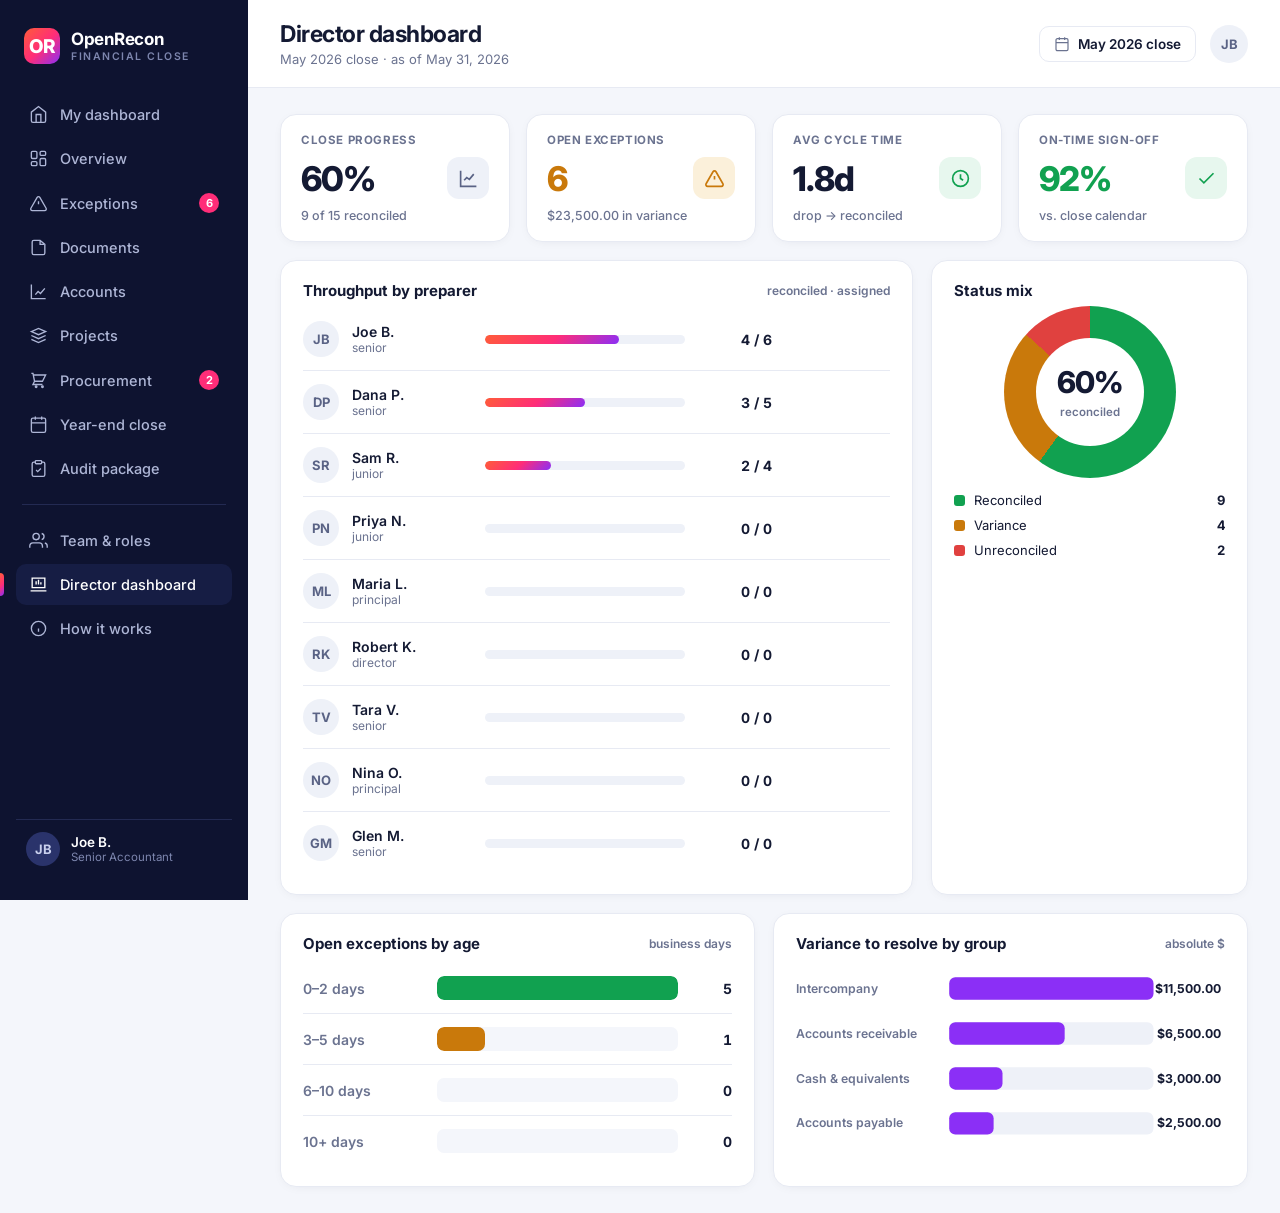
<file: web/dashboard.html>
<!doctype html>
<html lang="en">
<head>
<meta charset="utf-8">
<meta name="viewport" content="width=device-width, initial-scale=1">
<title>OpenRecon — Director dashboard</title>
<link rel="stylesheet" href="assets/app.css?v=1.11.0">
<link rel="stylesheet" href="assets/pages.css?v=1.11.0">
</head>
<body>
<div class="app">
  <aside class="side" id="side"></aside>
  <div class="main">
    <header class="top">
      <div><h1>Director dashboard</h1><div class="crumb" id="crumb"></div></div>
      <div class="sp"></div>
      <span class="pill"><svg viewBox="0 0 24 24"><path d="M8 2v4M16 2v4M3 10h18M5 4h14a2 2 0 0 1 2 2v14a2 2 0 0 1-2 2H5a2 2 0 0 1-2-2V6a2 2 0 0 1 2-2Z"/></svg>May 2026 close</span>
      <div class="av2">JB</div>
    </header>
    <div class="body">
      <div class="kpis" id="kpis"></div>

      <div class="dgrid">
        <div class="dcard">
          <h3>Throughput by preparer<span class="hint">reconciled · assigned</span></h3>
          <div id="leader" style="margin-top:8px"></div>
        </div>
        <div class="dcard">
          <h3>Status mix</h3>
          <div class="donut" id="donut"><div class="dc"><b id="donutpct">0%</b><span>reconciled</span></div></div>
          <div class="legend" id="legend"></div>
        </div>
      </div>

      <div class="dgrid" style="grid-template-columns:1fr 1fr">
        <div class="dcard">
          <h3>Open exceptions by age<span class="hint">business days</span></h3>
          <div class="agewrap" id="aging" style="margin-top:10px"></div>
        </div>
        <div class="dcard">
          <h3>Variance to resolve by group<span class="hint">absolute $</span></h3>
          <svg class="barsvg" id="varbars" style="margin-top:10px"></svg>
        </div>
      </div>
    </div>
  </div>
</div>
<script src="assets/app.js?v=1.11.0"></script>
<script>
  renderSidebar('dashboard');
  const A=RECON.accounts, k=kpis();
  document.getElementById('crumb').textContent = RECON.period + ' · ' + RECON.asOf;

  const kd=[
    {lab:'Close progress', num:k.progress+'%', cls:'', foot:`${k.reconciled} of ${k.inScope} reconciled`, bg:'var(--slatebg)', stroke:'#5A6385', icon:'<path d="M3 3v18h18M7 14l3-3 3 2 5-6"/>'},
    {lab:'Open exceptions', num:k.exceptions, cls:'a', foot:money(k.varTotal)+' in variance', bg:'var(--amberbg)', stroke:'#C9790B', icon:'<path d="M12 9v4m0 4h.01M10.3 4.3 2.4 18a2 2 0 0 0 1.7 3h15.8a2 2 0 0 0 1.7-3L13.7 4.3a2 2 0 0 0-3.4 0Z"/>', footcls:'a'},
    {lab:'Avg cycle time', num:'1.8d', cls:'', foot:'drop → reconciled', bg:'var(--greenbg)', stroke:'#11A150', icon:'<circle cx="12" cy="12" r="9"/><path d="M12 7v5l3 2"/>'},
    {lab:'On-time sign-off', num:'92%', cls:'g', foot:'vs. close calendar', bg:'var(--greenbg)', stroke:'#11A150', icon:'<path d="M20 6 9 17l-5-5"/>'}
  ];
  document.getElementById('kpis').innerHTML = kd.map(d=>`
    <div class="kpi" style="cursor:default">
      <div class="lab">${d.lab}</div>
      <div class="row"><div class="num ${d.cls}">${d.num}</div><div class="chip" style="background:${d.bg}"><svg viewBox="0 0 24 24" stroke="${d.stroke}" fill="none">${d.icon}</svg></div></div>
      <div class="foot ${d.footcls||''}">${d.foot}</div>
    </div>`).join('');

  // throughput by preparer
  const lead = RECON.team.map(t=>{
    const own=A.filter(a=>a.assigned===t.name);
    const done=own.filter(a=>a.status==='reconciled').length;
    return {...t, total:own.length, done};
  }).sort((x,y)=>y.done-x.done);
  const maxTotal=Math.max(...lead.map(l=>l.total));
  document.getElementById('leader').innerHTML = lead.map(l=>`
    <div class="lead-row">
      <div class="av">${l.init}</div>
      <div style="min-width:120px"><div class="nm">${l.name}</div><div class="rl">${l.role}</div></div>
      <div class="mtr"><i data-w="${Math.round(l.done/maxTotal*100)}" style="width:0%"></i></div>
      <div class="ct">${l.done} / ${l.total}</div>
    </div>`).join('');

  // status mix donut
  const segs=[
    {lab:'Reconciled', n:k.reconciled, c:'#11A150'},
    {lab:'Variance', n:k.variance, c:'#C9790B'},
    {lab:'Unreconciled', n:k.unreconciled, c:'#E0413F'}
  ];
  const tot=k.inScope; let acc=0; const stops=segs.map(s=>{const from=acc/tot*360; acc+=s.n; const to=acc/tot*360; return `${s.c} ${from}deg ${to}deg`;}).join(',');
  document.getElementById('donut').style.background=`conic-gradient(${stops})`;
  document.getElementById('donutpct').textContent=k.progress+'%';
  document.getElementById('legend').innerHTML=segs.map(s=>`<div class="lg"><span class="sw" style="background:${s.c}"></span>${s.lab}<span class="lv">${s.n}</span></div>`).join('');

  // exceptions aging (synthesized buckets from the open items)
  const exceptions=A.filter(a=>a.status!=='reconciled');
  const buckets=[{lab:'0–2 days',c:'#11A150'},{lab:'3–5 days',c:'#C9790B'},{lab:'6–10 days',c:'#E0413F'},{lab:'10+ days',c:'#A32D2D'}];
  const ageOf=a=>{ if(a.status==='unreconciled')return a.id.startsWith('14')?3:1; if(a.work==='ack')return 2; if(a.work==='progress')return 0; return 1; };
  const counts=[0,0,0,0]; exceptions.forEach(a=>{const d=ageOf(a); counts[d<=2?0:d<=5?1:d<=10?2:3]++;});
  const maxAge=Math.max(1,...counts);
  document.getElementById('aging').innerHTML=buckets.map((b,i)=>`
    <div class="agerow"><div class="lab">${b.lab}</div><div class="track"><i data-w="${Math.round(counts[i]/maxAge*100)}" style="width:0%;background:${b.c}"></i></div><div class="ct">${counts[i]}</div></div>`).join('');

  // variance by group (SVG horizontal bars)
  const byGroup={}; A.filter(a=>a.status==='variance').forEach(a=>{byGroup[a.grp]=(byGroup[a.grp]||0)+Math.abs(a.variance);});
  const entries=Object.entries(byGroup).sort((a,b)=>b[1]-a[1]);
  const svg=document.getElementById('varbars');
  const W=420, rowH=44, padL=150, padR=70, barMax=W-padL-padR;
  const maxVar=Math.max(...entries.map(e=>e[1]),1);
  svg.setAttribute('viewBox',`0 0 ${W} ${entries.length*rowH+10}`);
  svg.innerHTML=entries.map(([g,v],i)=>{
    const y=i*rowH+14, w=v/maxVar*barMax;
    return `<text class="lbl" x="0" y="${y+15}">${g}</text>
      <rect class="track" x="${padL}" y="${y}" width="${barMax}" height="22" rx="6"></rect>
      <rect class="fillb" x="${padL}" y="${y}" width="0" height="22" rx="6"><animate attributeName="width" from="0" to="${w}" dur="0.9s" fill="freeze" calcMode="spline" keySplines="0.22 1 0.36 1" keyTimes="0;1"/></rect>
      <text class="val" x="${W-4}" y="${y+15}" text-anchor="end">${money(v)}</text>`;
  }).join('');

  // animate meters
  setTimeout(()=>{ document.querySelectorAll('.mtr i,.agerow i').forEach(el=>el.style.width=el.dataset.w+'%'); }, 150);
</script>
</body>
</html>
</file>
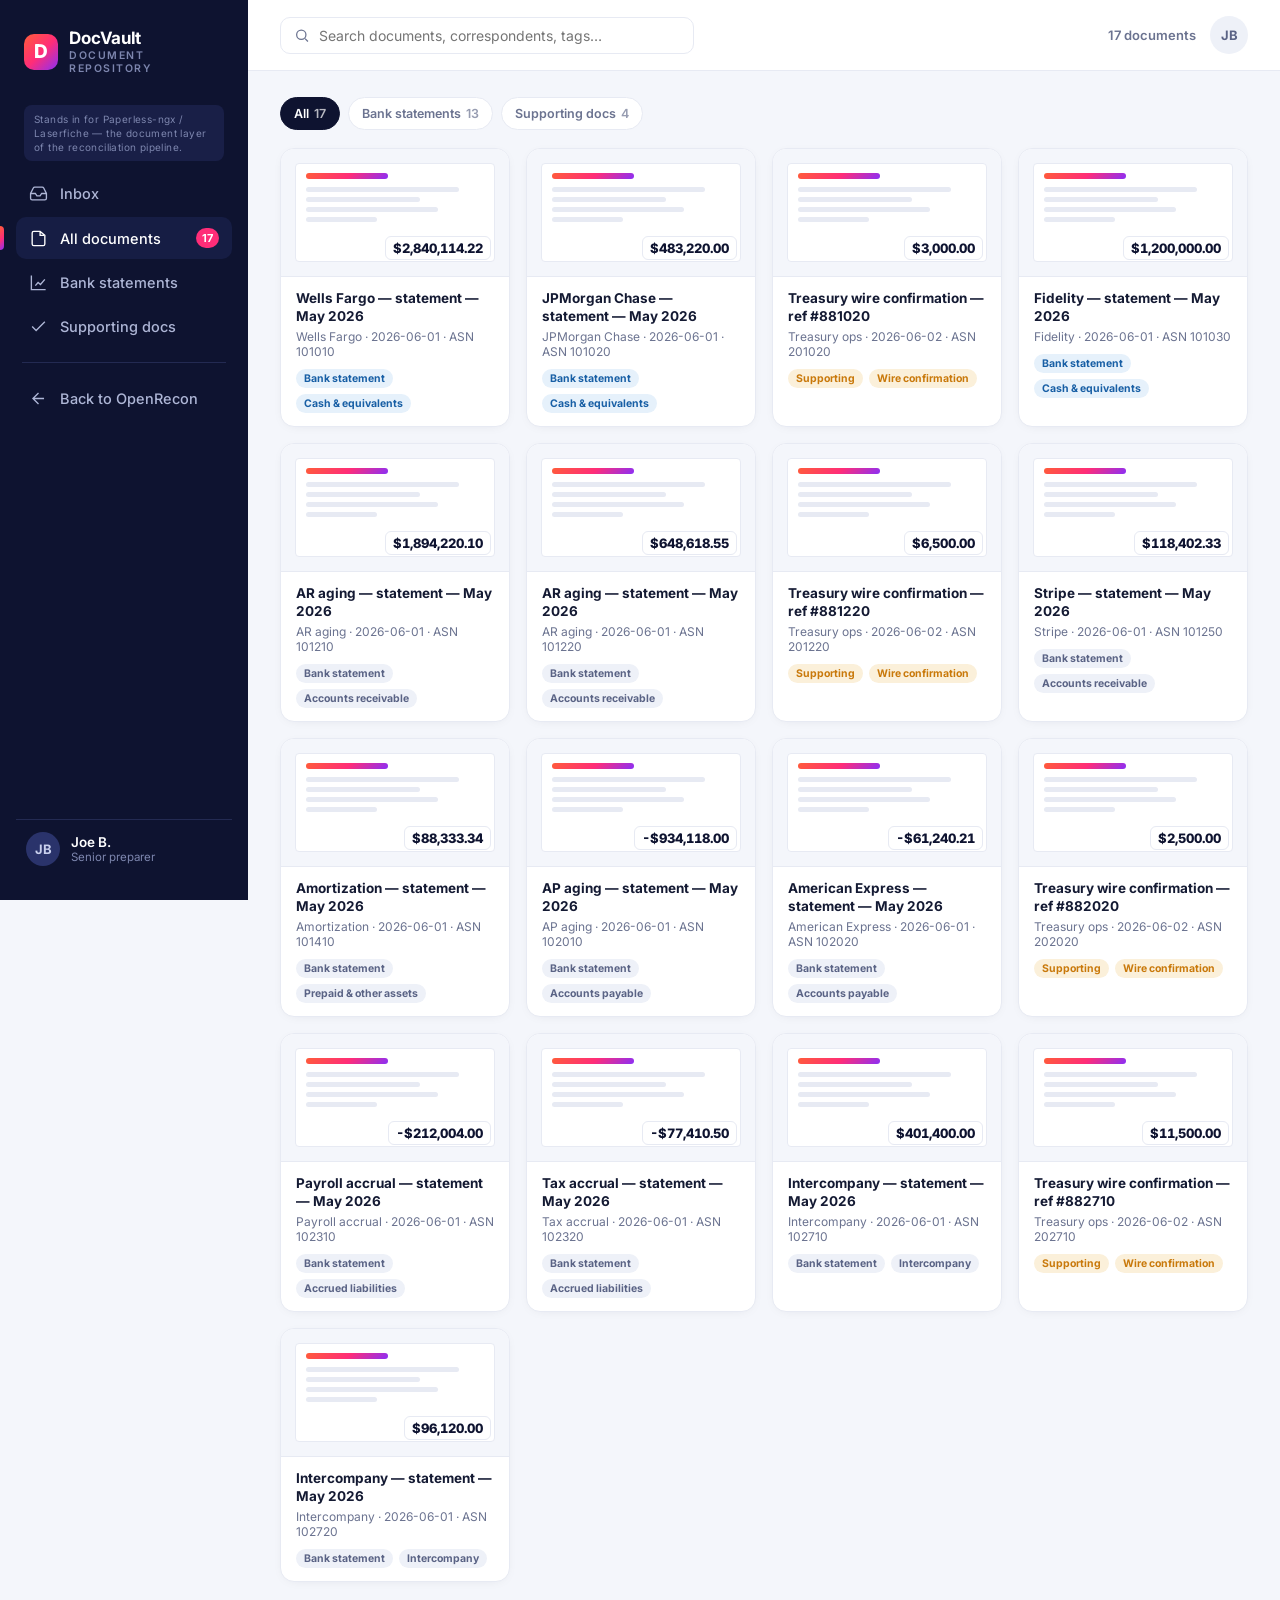
<file: web/documents.html>
<!doctype html>
<html lang="en">
<head>
<meta charset="utf-8">
<meta name="viewport" content="width=device-width, initial-scale=1">
<title>DocVault — document repository</title>
<link rel="stylesheet" href="assets/app.css?v=1.11.0">
<style>
  .dchip{margin:8px 8px 2px;font-size:10px;letter-spacing:.4px;color:#7D86AE;background:#191F47;border-radius:8px;padding:7px 10px;line-height:1.4}
  .dtop{background:#fff;border-bottom:1px solid var(--line);padding:16px 32px;display:flex;align-items:center;gap:14px}
  .search{flex:1;max-width:520px;display:flex;align-items:center;gap:9px;border:1px solid var(--line);border-radius:10px;padding:9px 13px}
  .search svg{width:17px;height:17px;stroke:var(--muted);fill:none;stroke-width:1.9}
  .search input{border:none;outline:none;font:inherit;font-size:14px;width:100%;background:transparent}
  .facets{display:flex;gap:8px;margin-bottom:18px;flex-wrap:wrap}
  .facet{font-size:12.5px;font-weight:600;color:var(--muted);background:#fff;border:1px solid var(--line);padding:8px 13px;border-radius:20px;cursor:pointer}
  .facet.on{background:var(--ink);color:#fff;border-color:var(--ink)}
  .facet i{font-style:normal;opacity:.7;margin-left:5px}
  .docgrid{display:grid;grid-template-columns:repeat(auto-fill,minmax(230px,1fr));gap:16px}
  .doccard{background:#fff;border:1px solid var(--line);border-radius:14px;overflow:hidden;box-shadow:var(--shadow);cursor:pointer;transition:transform .12s,box-shadow .12s;text-decoration:none;color:inherit;display:block}
  .doccard:hover{transform:translateY(-3px);box-shadow:0 12px 26px -14px rgba(20,26,51,.34)}
  .thumb{height:128px;background:#F4F6FB;border-bottom:1px solid var(--line);padding:14px;position:relative;overflow:hidden}
  .thumb .pg{background:#fff;border:1px solid var(--line);border-radius:4px;height:100%;padding:9px 10px}
  .thumb .pg .br{height:6px;width:46%;border-radius:3px;background:var(--grad);margin-bottom:8px}
  .thumb .pg .ln{height:5px;border-radius:3px;background:#E7EAF3;margin-bottom:5px}
  .thumb .bal{position:absolute;right:18px;bottom:16px;font-size:13px;font-weight:800;color:var(--ink);font-variant-numeric:tabular-nums;background:#fff;border:1px solid var(--line);border-radius:6px;padding:3px 7px}
  .dcbody{padding:13px 15px}
  .dcbody b{font-size:13.5px;font-weight:700;display:block;line-height:1.3}
  .dcbody .sub{font-size:12px;color:var(--muted);margin-top:4px}
  .dtags{display:flex;gap:6px;margin-top:10px;flex-wrap:wrap}
  .dtag{font-size:10.5px;font-weight:700;padding:3px 8px;border-radius:11px;background:var(--slatebg);color:var(--slate)}
  .dtag.b{background:#E6F1FB;color:#185FA5}
  .dtag.s{background:var(--amberbg);color:var(--amber)}
  /* viewer */
  .vback{display:inline-flex;align-items:center;gap:7px;color:var(--muted);text-decoration:none;font-size:13.5px;font-weight:600;margin-bottom:16px}
  .vback svg{width:16px;height:16px;stroke:currentColor;fill:none;stroke-width:2}
  .viewer{display:grid;grid-template-columns:minmax(0,1fr) 340px;gap:18px;align-items:start}
  .sheetwrap{background:#E9ECF5;border:1px solid var(--line);border-radius:14px;padding:26px;display:flex;justify-content:center}
  .sheet{background:#fff;width:100%;max-width:560px;box-shadow:0 8px 30px -10px rgba(20,26,51,.35);padding:34px 36px;font-size:13px;color:#1c2340}
  .sheet .sh-top{display:flex;align-items:flex-start;gap:12px;border-bottom:2px solid var(--ink);padding-bottom:14px}
  .sheet .sh-bank{font-size:21px;font-weight:800;letter-spacing:-.4px}
  .sheet .sh-kind{font-size:11px;letter-spacing:1px;text-transform:uppercase;color:var(--muted);font-weight:700;margin-top:2px}
  .sheet .sh-logo{margin-left:auto;width:42px;height:42px;border-radius:9px;background:var(--grad)}
  .sheet .sh-grid{display:grid;grid-template-columns:1fr 1fr;gap:6px 18px;margin:16px 0;font-size:12.5px}
  .sheet .sh-grid .k{color:var(--muted)}
  .sheet .sh-grid .v{font-weight:600;text-align:right;font-variant-numeric:tabular-nums}
  .sheet .sumbox{border:1px solid var(--line);border-radius:9px;margin-top:6px}
  .sheet .sumbox div{display:flex;justify-content:space-between;padding:9px 13px;font-size:12.5px;border-top:1px solid var(--line)}
  .sheet .sumbox div:first-child{border-top:none}
  .sheet .sumbox .tot{font-weight:800;font-size:14px;background:#FAFBFE}
  .sheet table{width:100%;border-collapse:collapse;margin-top:16px}
  .sheet th{font-size:10px;text-transform:uppercase;letter-spacing:.5px;color:var(--muted);text-align:left;padding:6px 0;border-bottom:1px solid var(--ink)}
  .sheet th.n,.sheet td.n{text-align:right;font-variant-numeric:tabular-nums}
  .sheet td{padding:8px 0;border-bottom:1px solid #EEF1F8;font-size:12px}
  .sheet .foot{margin-top:18px;font-size:10.5px;color:var(--muted);border-top:1px solid var(--line);padding-top:10px}
  .mp{background:#fff;border:1px solid var(--line);border-radius:14px;box-shadow:var(--shadow);overflow:hidden}
  .mp .mph{padding:15px 18px;border-bottom:1px solid var(--line);font-size:14px;font-weight:700}
  .mp .kv{padding:6px 18px 14px}
  .mp .kv div{display:flex;justify-content:space-between;gap:12px;padding:8px 0;font-size:13px;border-bottom:1px solid #F2F4FA}
  .mp .kv div .k{color:var(--muted)}
  .mp .kv div .v{font-weight:600;text-align:right}
  .mp .ocr{padding:0 18px 16px}
  .mp .ocr .lab{font-size:10.5px;text-transform:uppercase;letter-spacing:.5px;color:var(--muted);font-weight:700;margin:10px 0 7px}
  .mp .ocr pre{background:#0E1330;color:#C9D0EE;border-radius:9px;padding:12px 13px;font-family:var(--font-mono,ui-monospace,Menlo,monospace);font-size:11.5px;line-height:1.6;white-space:pre-wrap;word-break:break-word}
  .mp .acts{padding:0 18px 18px;display:flex;flex-direction:column;gap:9px}
</style>
</head>
<body>
<div class="app">
  <aside class="side" id="side"></aside>
  <div class="main">
    <header class="dtop">
      <div class="search"><svg viewBox="0 0 24 24"><circle cx="11" cy="11" r="7"/><path d="M21 21l-4.3-4.3"/></svg><input id="q" placeholder="Search documents, correspondents, tags…"></div>
      <div class="sp" style="flex:1"></div>
      <span id="count" style="font-size:13px;color:var(--muted);font-weight:600"></span>
      <div class="av2">JB</div>
    </header>
    <div class="body" id="dms"></div>
  </div>
</div>
<script src="assets/app.js?v=1.11.0"></script>
<script>
  const DOCS = buildDocuments();
  const params = new URLSearchParams(location.search);

  document.getElementById('side').innerHTML = `
    <a class="brand" href="documents.html"><div class="mark" style="background:var(--grad)">D</div><div><div class="nm">DocVault</div><div class="sub">DOCUMENT REPOSITORY</div></div></a>
    <div class="dchip">Stands in for Paperless-ngx / Laserfiche — the document layer of the reconciliation pipeline.</div>
    <nav class="nav" style="margin-top:10px">
      <a href="documents.html"><svg viewBox="0 0 24 24" fill="none" stroke="currentColor" stroke-width="1.7"><path d="M22 12h-6l-2 3h-4l-2-3H2"/><path d="M5.45 5.11 2 12v6a2 2 0 0 0 2 2h16a2 2 0 0 0 2-2v-6l-3.45-6.89A2 2 0 0 0 16.76 4H7.24a2 2 0 0 0-1.79 1.11Z"/></svg>Inbox</a>
      <a class="on" href="documents.html"><svg viewBox="0 0 24 24" fill="none" stroke="currentColor" stroke-width="1.7"><path d="M14 3v5h5M14 3H6a2 2 0 0 0-2 2v14a2 2 0 0 0 2 2h12a2 2 0 0 0 2-2V8l-6-5Z"/></svg>All documents<span class="badge">${DOCS.length}</span></a>
      <a href="documents.html?type=statement"><svg viewBox="0 0 24 24" fill="none" stroke="currentColor" stroke-width="1.7"><path d="M3 3v18h18M8 16l3.5-4 3 2.5L20 8"/></svg>Bank statements</a>
      <a href="documents.html?type=support"><svg viewBox="0 0 24 24" fill="none" stroke="currentColor" stroke-width="1.7"><path d="M20 6 9 17l-5-5"/></svg>Supporting docs</a>
      <div class="navsep"></div>
      <a href="workspace.html"><svg viewBox="0 0 24 24" fill="none" stroke="currentColor" stroke-width="1.7"><path d="M19 12H5M12 19l-7-7 7-7"/></svg>Back to OpenRecon</a>
    </nav>
    <div class="who"><div class="av">JB</div><div><div class="nm">Joe B.</div><div class="rl">Senior preparer</div></div></div>`;

  const isBank = d => d.grp === 'Cash & equivalents' && d.kind === 'statement';
  const typeLabel = d => d.kind==='support' ? 'Supporting document' : (isBank(d) ? 'Bank statement' : 'Account statement');

  function renderList(){
    const filt = params.get('type');
    const list = filt ? DOCS.filter(d=>d.kind===filt) : DOCS;
    document.getElementById('count').textContent = `${list.length} document${list.length!==1?'s':''}`;
    const facet=(key,label)=>{const n=key?DOCS.filter(d=>d.kind===key).length:DOCS.length;return `<a class="facet ${((!filt&&!key)||filt===key)?'on':''}" href="documents.html${key?'?type='+key:''}" style="text-decoration:none">${label}<i>${n}</i></a>`;};
    const cards = list.map(d=>{
      const val = d.kind==='support' ? money(d.amount) : money(d.balance);
      const tcls = d.kind==='support'?'s':(isBank(d)?'b':'');
      return `<a class="doccard" href="documents.html?doc=${d.id}">
        <div class="thumb"><div class="pg"><div class="br"></div><div class="ln" style="width:86%"></div><div class="ln" style="width:64%"></div><div class="ln" style="width:74%"></div><div class="ln" style="width:40%"></div></div><div class="bal">${val}</div></div>
        <div class="dcbody"><b>${d.title}</b><div class="sub">${d.correspondent} · ${d.created} · ASN ${d.asn}</div>
        <div class="dtags">${d.tags.map(t=>`<span class="dtag ${tcls}">${t}</span>`).join('')}</div></div>
      </a>`;
    }).join('');
    document.getElementById('dms').innerHTML = `
      <div class="facets">${facet(null,'All')}${facet('statement','Bank statements')}${facet('support','Supporting docs')}</div>
      <div class="docgrid">${cards}</div>`;
    const q=document.getElementById('q');
    q.oninput=()=>{const s=q.value.toLowerCase();[...document.querySelectorAll('.doccard')].forEach((c,i)=>{c.style.display=(c.textContent.toLowerCase().includes(s))?'':'none';});};
  }

  function fmt(n){return money(n);}
  function statementSheet(d){
    const closing=d.balance;
    let txnRows='', summary='';
    if(isBank(d)){
      const txns=[
        {dt:'05/03/2026', ds:'ACH credit — customer deposit', amt:+Math.round(Math.abs(closing)*0.082*100)/100},
        {dt:'05/12/2026', ds:'Wire out — vendor payment', amt:-Math.round(Math.abs(closing)*0.054*100)/100},
        {dt:'05/22/2026', ds:'ACH credit — customer deposit', amt:+Math.round(Math.abs(closing)*0.061*100)/100},
        {dt:'05/31/2026', ds:'Account analysis fee', amt:-120.00}
      ];
      const net=txns.reduce((s,t)=>s+t.amt,0);
      const opening=Math.round((closing-net)*100)/100;
      const credits=txns.filter(t=>t.amt>0).reduce((s,t)=>s+t.amt,0);
      const debits=txns.filter(t=>t.amt<0).reduce((s,t)=>s+t.amt,0);
      let run=opening;
      txnRows=txns.map(t=>{run=Math.round((run+t.amt)*100)/100;return `<tr><td>${t.dt}</td><td>${t.ds}</td><td class="n">${(t.amt<0?'-$':'$')+Math.abs(t.amt).toLocaleString('en-US',{minimumFractionDigits:2,maximumFractionDigits:2})}</td><td class="n">${fmt(run)}</td></tr>`;}).join('');
      summary=`<div class="sumbox">
        <div><span>Opening balance</span><span>${fmt(opening)}</span></div>
        <div><span>Total credits</span><span>${fmt(credits)}</span></div>
        <div><span>Total debits</span><span>${fmt(debits)}</span></div>
        <div class="tot"><span>Closing balance</span><span>${fmt(closing)}</span></div></div>`;
      return `${summary}
        <table><thead><tr><th>Date</th><th>Description</th><th class="n">Amount</th><th class="n">Balance</th></tr></thead><tbody>${txnRows}</tbody></table>`;
    }
    return `<div class="sumbox">
      <div><span>Source system</span><span>${d.correspondent}</span></div>
      <div><span>As of</span><span>${d.ocr_date||'2026-05-31'}</span></div>
      <div class="tot"><span>Ending balance</span><span>${fmt(closing)}</span></div></div>
      <p style="margin-top:14px;font-size:12px;color:var(--muted)">Per sub-ledger detail for ${d.acctName} (${d.acctMask}). Full transaction listing retained in the source system.</p>`;
  }
  function wireSheet(d){
    return `<div class="sh-grid">
        <span class="k">Confirmation #</span><span class="v">88${d.acctId}-WC</span>
        <span class="k">Value date</span><span class="v">${d.created}</span>
        <span class="k">Status</span><span class="v" style="color:var(--green)">Completed</span>
        <span class="k">Originator</span><span class="v">Joe Blow Industries, Inc.</span>
        <span class="k">Beneficiary</span><span class="v">${d.acctName.split('—')[0].trim()}</span>
      </div>
      <div class="sumbox"><div class="tot"><span>Wire amount</span><span>${fmt(d.amount)}</span></div></div>
      <p style="margin-top:14px;font-size:12px;color:var(--muted)">Treasury wire confirmation attached as supporting evidence for the variance on ${d.acctName}.</p>`;
  }

  function renderViewer(d){
    document.getElementById('count').textContent = 'ASN ' + d.asn;
    const bank = isBank(d);
    const sheetBody = d.kind==='support' ? wireSheet(d) : statementSheet(d);
    const header = d.kind==='support'
      ? {bank:'Treasury operations', kind:'Wire transfer confirmation'}
      : {bank:d.correspondent, kind: bank?'Statement of account':'Account statement'};
    const sheetHead = d.kind==='support' ? '' : `<div class="sh-grid">
        <span class="k">Account holder</span><span class="v">Joe Blow Industries, Inc.</span>
        <span class="k">Account number</span><span class="v">${d.acctMask}</span>
        <span class="k">Statement period</span><span class="v">May 1–31, 2026</span>
        <span class="k">Statement date</span><span class="v">${d.ocr_date||'2026-05-31'}</span>
      </div>`;
    const ocrText = d.kind==='support'
      ? `WIRE CONFIRMATION\nAmount: ${fmt(d.amount)}\nStatus: COMPLETED\nValue date: ${d.created}`
      : `${(d.correspondent||'').toUpperCase()}\nACCOUNT ${d.ocr_acct||d.acctMask}\nSTATEMENT DATE ${d.ocr_date||'2026-05-31'}\nCLOSING BALANCE ${fmt(d.balance)}`;

    document.getElementById('dms').innerHTML = `
      <a class="vback" href="documents.html"><svg viewBox="0 0 24 24"><path d="M19 12H5M12 19l-7-7 7-7"/></svg>All documents</a>
      <div class="viewer">
        <div class="sheetwrap"><div class="sheet">
          <div class="sh-top"><div><div class="sh-bank">${header.bank}</div><div class="sh-kind">${header.kind}</div></div><div class="sh-logo"></div></div>
          ${sheetHead}${sheetBody}
          <div class="foot">Captured and OCR'd on ingestion · ASN ${d.asn} · page 1 of ${d.pages} · stands in for a Paperless-ngx / Laserfiche scan.</div>
        </div></div>
        <div>
          <div class="mp">
            <div class="mph">${d.title}</div>
            <div class="kv">
              <div><span class="k">Document type</span><span class="v">${typeLabel(d)}</span></div>
              <div><span class="k">Correspondent</span><span class="v">${d.correspondent}</span></div>
              <div><span class="k">Created</span><span class="v">${d.created}</span></div>
              <div><span class="k">ASN</span><span class="v">${d.asn}</span></div>
              <div><span class="k">Account</span><span class="v">${d.acctName.split('—')[0].trim()}</span></div>
            </div>
            <div class="ocr"><div class="lab">OCR content</div><pre>${ocrText}</pre></div>
            <div class="acts">
              <a class="btn" href="account.html?id=${d.acctId}"><svg viewBox="0 0 24 24"><path d="M9 11l3 3 8-8M20 12v6a2 2 0 0 1-2 2H6a2 2 0 0 1-2-2V6a2 2 0 0 1 2-2h9"/></svg>Open reconciliation</a>
              <button class="btn ghost" onclick="alert('Demo — the source PDF would download here.')"><svg viewBox="0 0 24 24"><path d="M12 3v12M7 10l5 5 5-5M5 21h14"/></svg>Download original</button>
            </div>
          </div>
          <div style="margin-top:12px;display:flex;gap:6px;flex-wrap:wrap">${d.tags.map(t=>`<span class="dtag ${d.kind==='support'?'s':(bank?'b':'')}">${t}</span>`).join('')}</div>
        </div>
      </div>`;
  }

  const docId = params.get('doc');
  if(docId){
    const d = DOCS.find(x=>x.id===docId);
    if(d) renderViewer(d); else renderList();
  } else {
    renderList();
  }
</script>
</body>
</html>
</file>
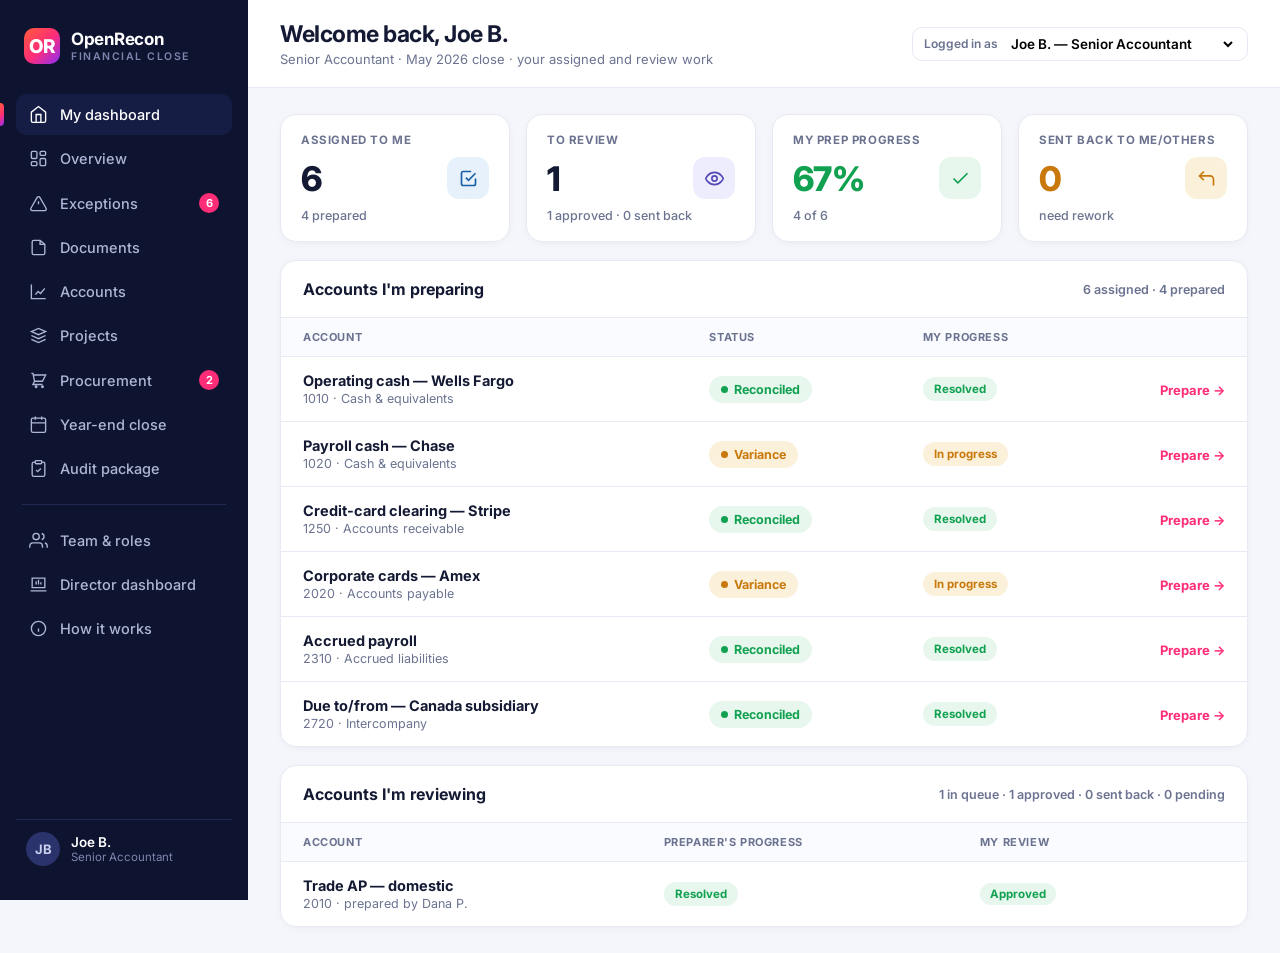
<file: web/home.html>
<!doctype html>
<html lang="en">
<head>
<meta charset="utf-8">
<meta name="viewport" content="width=device-width, initial-scale=1">
<title>OpenRecon — My dashboard</title>
<link rel="stylesheet" href="assets/app.css?v=1.11.0">
<style>
  .viewsel{display:flex;align-items:center;gap:9px;border:1px solid var(--line);border-radius:10px;padding:7px 11px;background:#fff}
  .viewsel label{font-size:12px;color:var(--muted);font-weight:600}
  .viewsel select{border:none;outline:none;font:inherit;font-size:13.5px;font-weight:600;background:transparent;cursor:pointer}
  .rv{display:inline-flex;align-items:center;gap:6px;font-size:11.5px;font-weight:700;padding:4px 10px;border-radius:13px}
  .rv.pending{background:var(--slatebg);color:var(--slate)} .rv.approved{background:var(--greenbg);color:var(--green)} .rv.sent_back{background:var(--amberbg);color:var(--amber)}
  td.act{text-align:right;white-space:nowrap}
  .mini{font-size:12px;font-weight:700;border:1px solid var(--line);background:#fff;border-radius:8px;padding:6px 11px;cursor:pointer;margin-left:6px}
  .mini.ap{border-color:#11A150;color:#11A150} .mini.sb{border-color:#C9790B;color:#C9790B}
  .wl b{font-variant-numeric:tabular-nums}
  .frac{font-size:13px;font-weight:700;font-variant-numeric:tabular-nums} .frac span{color:var(--muted);font-weight:600}
</style>
</head>
<body>
<div class="app">
  <aside class="side" id="side"></aside>
  <div class="main">
    <header class="top">
      <div><h1 id="hi"></h1><div class="crumb" id="crumb"></div></div>
      <div class="sp"></div>
      <div class="viewsel"><label>Logged in as</label><select id="viewas"></select></div>
    </header>
    <div class="body">
      <div class="kpis" id="kpis"></div>
      <div id="body"></div>
    </div>
  </div>
</div>
<script src="assets/app.js?v=1.11.0"></script>
<script>
  const _as = new URLSearchParams(location.search).get('as');
  if(_as && RECON.team.find(t=>t.name===_as)) setViewer(_as);
  renderSidebar('home');

  const me = RECON.viewer, role = viewerRole();
  document.getElementById('hi').textContent = `Welcome back, ${me}`;
  document.getElementById('crumb').textContent = `${roleLabel(role)} · May 2026 close · your assigned and review work`;

  const vs = document.getElementById('viewas');
  vs.innerHTML = RECON.team.map(t=>`<option value="${t.name}" ${t.name===me?'selected':''}>${t.name} — ${roleLabel(t.role)}</option>`).join('');
  vs.onchange = () => { setViewer(vs.value); location.href='home.html'; };

  const ps = prepStats(me), rs = reviewStats(me);
  const kd=[
    {lab:'Assigned to me', num:ps.assigned, bg:'#E6F1FB', stroke:'#185FA5', icon:'<path d="M9 11l3 3 8-8M20 12v6a2 2 0 0 1-2 2H6a2 2 0 0 1-2-2V6a2 2 0 0 1 2-2h9"/>', foot:`${ps.prepared} prepared`},
    {lab:'To review', num:rs.queue, bg:'#EEEDFE', stroke:'#534AB7', icon:'<circle cx="12" cy="12" r="3"/><path d="M2 12s3-7 10-7 10 7 10 7-3 7-10 7-10-7-10-7Z"/>', foot:can(role,'approve')?`${rs.approved} approved · ${rs.sent_back} sent back`:'you do not approve'},
    {lab:'My prep progress', num:ps.assigned?Math.round(ps.prepared/ps.assigned*100)+'%':'—', cls:'g', bg:'var(--greenbg)', stroke:'#11A150', icon:'<path d="M20 6 9 17l-5-5"/>', foot:`${ps.prepared} of ${ps.assigned}`},
    {lab:'Sent back to me/others', num:rs.sent_back, cls:'a', bg:'var(--amberbg)', stroke:'#C9790B', icon:'<path d="M9 14 4 9l5-5"/><path d="M20 20v-7a4 4 0 0 0-4-4H4"/>', foot:'need rework', footcls:'a'},
  ];
  document.getElementById('kpis').innerHTML = kd.map(d=>`
    <div class="kpi" style="cursor:default"><div class="lab">${d.lab}</div>
      <div class="row"><div class="num ${d.cls||''}">${d.num}</div><div class="chip" style="background:${d.bg}"><svg viewBox="0 0 24 24" stroke="${d.stroke}" fill="none">${d.icon}</svg></div></div>
      <div class="foot ${d.footcls||''}">${d.foot}</div></div>`).join('');

  const stTag = s => s==='reconciled'?'<span class="tag t-ok">Reconciled</span>':s==='variance'?'<span class="tag t-var">Variance</span>':'<span class="tag t-un">Unreconciled</span>';
  const rvTag = r => `<span class="rv ${r}">${REVIEW_LABELS[r]}</span>`;
  const panel = (title, sub, rows, cols) => `<div class="panel"><div class="ph"><b>${title}</b><span style="margin-left:auto;font-size:12.5px;color:var(--muted);font-weight:600">${sub}</span></div>
    <table><thead><tr>${cols}</tr></thead><tbody>${rows}</tbody></table></div>`;

  let html = '';

  // 1) accounts I'm preparing
  const prepRows = ps.accounts.map(a=>`<tr class="acctrow" onclick="location.href='account.html?id=${a.id}'">
    <td class="acct"><b>${a.name}</b><span>${a.code} · ${a.grp}</span></td><td>${stTag(a.status)}</td>
    <td><span class="ws ${a.work}">${WORK_LABELS[a.work]}</span></td>
    <td class="act"><a class="lnk" href="account.html?id=${a.id}">Prepare →</a></td></tr>`).join('')
    || `<tr><td colspan="4" class="note" style="color:var(--muted);padding:16px 22px">No accounts assigned to you to prepare.</td></tr>`;
  html += panel(`Accounts I'm preparing`, `${ps.assigned} assigned · ${ps.prepared} prepared`, prepRows,
    `<th>Account</th><th>Status</th><th>My progress</th><th class="act">&nbsp;</th>`);

  // 2) accounts I'm reviewing (only if I can approve)
  if(can(role,'approve') && rs.queue){
    const revRows = rs.accounts.map(a=>{
      const acts = a.review==='approved' ? '' :
        `<button class="mini ap" onclick="event.stopPropagation();decide('${a.id}','approved')">Approve</button><button class="mini sb" onclick="event.stopPropagation();decide('${a.id}','sent_back')">Send back</button>`;
      return `<tr class="acctrow" id="rev-${a.id}" onclick="location.href='account.html?id=${a.id}'">
        <td class="acct"><b>${a.name}</b><span>${a.code} · prepared by ${a.assigned}</span></td>
        <td><span class="ws ${a.work}">${WORK_LABELS[a.work]}</span></td>
        <td>${rvTag(a.review)}</td><td class="act">${acts}</td></tr>`;
    }).join('');
    html += panel(`Accounts I'm reviewing`, `${rs.queue} in queue · ${rs.approved} approved · ${rs.sent_back} sent back · ${rs.pending} pending`, revRows,
      `<th>Account</th><th>Preparer's progress</th><th>My review</th><th class="act">&nbsp;</th>`);
  }

  // 3) team workload — only for reviewers (Principal / Director): every accountant
  if(can(role,'review')){
    const order=['director','principal','senior','junior'];
    const rows = order.flatMap(rk=>RECON.team.filter(t=>t.role===rk)).map(t=>{
      const p=prepStats(t.name), r=reviewStats(t.name);
      return `<tr><td class="acct"><b>${t.name}</b><span>${roleLabel(t.role)}</span></td>
        <td class="num"><span class="frac">${p.prepared}<span> / ${p.assigned}</span></span></td>
        <td class="num"><span class="frac">${r.approved}<span> / ${r.queue}</span></span></td>
        <td class="num">${r.sent_back||'—'}</td>
        <td class="num">${r.pending||'—'}</td></tr>`;
    }).join('');
    html += panel(`Team workload`, `all accountants — you oversee the close (${roleLabel(role)})`, rows,
      `<th>Accountant</th><th class="num">Prepared / assigned</th><th class="num">Approved / queue</th><th class="num">Sent back</th><th class="num">Pending</th>`);
  }

  document.getElementById('body').innerHTML = html;

  function applyRow(id, decision){
    const row = document.getElementById('rev-'+id);
    if(!row) return;
    row.querySelector('td:nth-child(3)').innerHTML = rvTag(decision);
    row.querySelector('td.act').innerHTML = decision==='approved'
      ? '<span class="note" style="color:var(--green);font-weight:600;font-size:12.5px">✓ approved</span>'
      : '<span class="note" style="color:var(--amber);font-weight:600;font-size:12.5px">↩ sent back · preparer emailed</span>';
  }
  function decide(id, decision){
    const a = RECON.accounts.find(x=>x.id===id);
    if(decision==='sent_back'){
      // sending back notifies the preparer by email — compose + dispatch
      notifySendBack(a, RECON.viewer, (reason)=>{ a.review='sent_back'; a._sbReason=reason; applyRow(id,'sent_back'); });
      return;
    }
    a.review = decision; applyRow(id, decision);
  }
  window.decide = decide;
</script>
</body>
</html>
</file>
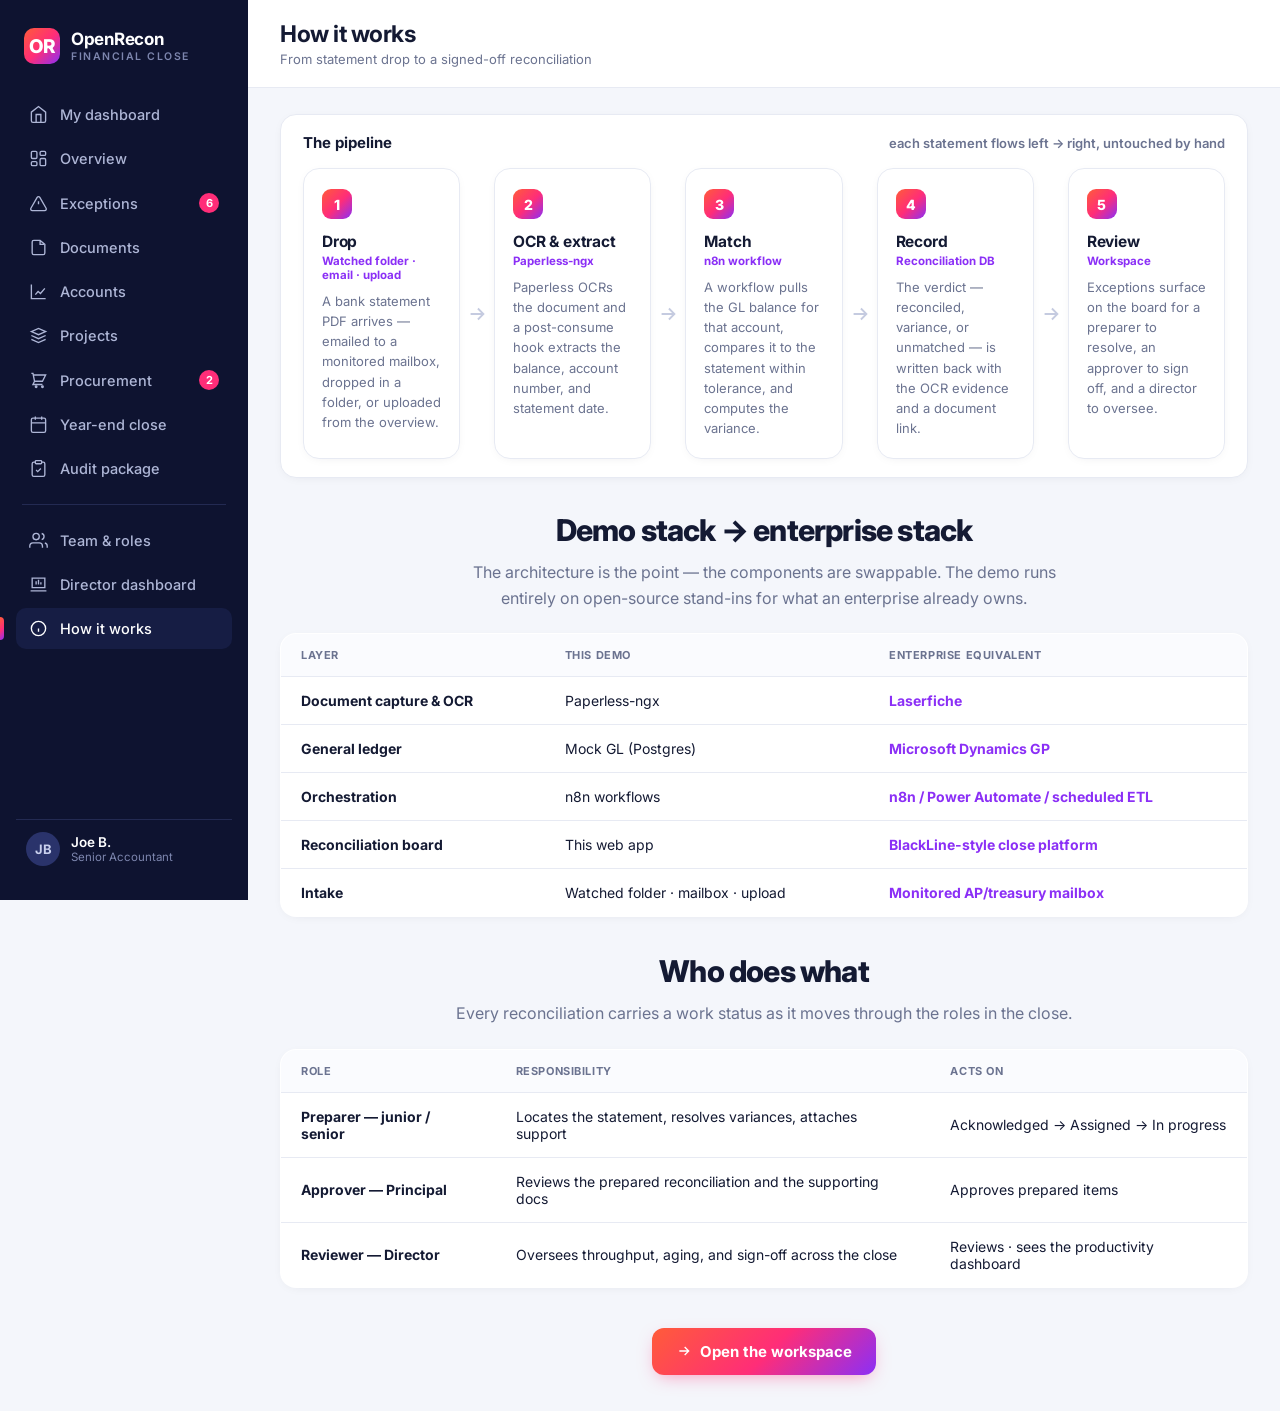
<file: web/how-it-works.html>
<!doctype html>
<html lang="en">
<head>
<meta charset="utf-8">
<meta name="viewport" content="width=device-width, initial-scale=1">
<title>OpenRecon — how it works</title>
<link rel="stylesheet" href="assets/app.css?v=1.11.0">
<link rel="stylesheet" href="assets/pages.css?v=1.11.0">
</head>
<body>
<div class="app">
  <aside class="side" id="side"></aside>
  <div class="main">
    <header class="top">
      <div><h1>How it works</h1><div class="crumb">From statement drop to a signed-off reconciliation</div></div>
    </header>
    <div class="body">

      <div class="prog" style="margin-top:0">
        <div class="h"><b>The pipeline</b><span>each statement flows left → right, untouched by hand</span></div>
        <div class="flow" id="flow" style="margin-top:16px">
          <div class="step"><div class="n">1</div><h3>Drop</h3><div class="svc">Watched folder · email · upload</div><p>A bank statement PDF arrives — emailed to a monitored mailbox, dropped in a folder, or uploaded from the overview.</p></div>
          <div class="arrow"><svg viewBox="0 0 24 24"><path d="M5 12h14M13 6l6 6-6 6"/></svg></div>
          <div class="step"><div class="n">2</div><h3>OCR &amp; extract</h3><div class="svc">Paperless-ngx</div><p>Paperless OCRs the document and a post-consume hook extracts the balance, account number, and statement date.</p></div>
          <div class="arrow"><svg viewBox="0 0 24 24"><path d="M5 12h14M13 6l6 6-6 6"/></svg></div>
          <div class="step"><div class="n">3</div><h3>Match</h3><div class="svc">n8n workflow</div><p>A workflow pulls the GL balance for that account, compares it to the statement within tolerance, and computes the variance.</p></div>
          <div class="arrow"><svg viewBox="0 0 24 24"><path d="M5 12h14M13 6l6 6-6 6"/></svg></div>
          <div class="step"><div class="n">4</div><h3>Record</h3><div class="svc">Reconciliation DB</div><p>The verdict — reconciled, variance, or unmatched — is written back with the OCR evidence and a document link.</p></div>
          <div class="arrow"><svg viewBox="0 0 24 24"><path d="M5 12h14M13 6l6 6-6 6"/></svg></div>
          <div class="step"><div class="n">5</div><h3>Review</h3><div class="svc">Workspace</div><p>Exceptions surface on the board for a preparer to resolve, an approver to sign off, and a director to oversee.</p></div>
        </div>
      </div>

      <div class="section" style="padding:34px 0 6px">
        <div class="lead" style="margin-bottom:22px">
          <h2>Demo stack → enterprise stack</h2>
          <p>The architecture is the point — the components are swappable. The demo runs entirely on open-source stand-ins for what an enterprise already owns.</p>
        </div>
        <table class="maptbl">
          <thead><tr><th>Layer</th><th>This demo</th><th>Enterprise equivalent</th></tr></thead>
          <tbody>
            <tr><td><b>Document capture &amp; OCR</b></td><td>Paperless-ngx</td><td class="ent">Laserfiche</td></tr>
            <tr><td><b>General ledger</b></td><td>Mock GL (Postgres)</td><td class="ent">Microsoft Dynamics GP</td></tr>
            <tr><td><b>Orchestration</b></td><td>n8n workflows</td><td class="ent">n8n / Power Automate / scheduled ETL</td></tr>
            <tr><td><b>Reconciliation board</b></td><td>This web app</td><td class="ent">BlackLine-style close platform</td></tr>
            <tr><td><b>Intake</b></td><td>Watched folder · mailbox · upload</td><td class="ent">Monitored AP/treasury mailbox</td></tr>
          </tbody>
        </table>
      </div>

      <div class="section" style="padding:30px 0 10px">
        <div class="lead" style="margin-bottom:22px"><h2>Who does what</h2><p>Every reconciliation carries a work status as it moves through the roles in the close.</p></div>
        <table class="maptbl">
          <thead><tr><th>Role</th><th>Responsibility</th><th>Acts on</th></tr></thead>
          <tbody>
            <tr><td><b>Preparer — junior / senior</b></td><td>Locates the statement, resolves variances, attaches support</td><td>Acknowledged → Assigned → In progress</td></tr>
            <tr><td><b>Approver — Principal</b></td><td>Reviews the prepared reconciliation and the supporting docs</td><td>Approves prepared items</td></tr>
            <tr><td><b>Reviewer — Director</b></td><td>Oversees throughput, aging, and sign-off across the close</td><td>Reviews · sees the productivity dashboard</td></tr>
          </tbody>
        </table>
      </div>

      <div style="text-align:center;padding:30px 0 10px">
        <a class="btn lg" href="workspace.html"><svg viewBox="0 0 24 24"><path d="M5 12h14M13 6l6 6-6 6"/></svg>Open the workspace</a>
      </div>
    </div>
  </div>
</div>
<script src="assets/app.js?v=1.11.0"></script>
<script>
  renderSidebar('how');
  const steps=[...document.querySelectorAll('#flow .step')];
  steps.forEach((s,i)=>setTimeout(()=>s.classList.add('in'), 150+i*180));
</script>
</body>
</html>
</file>
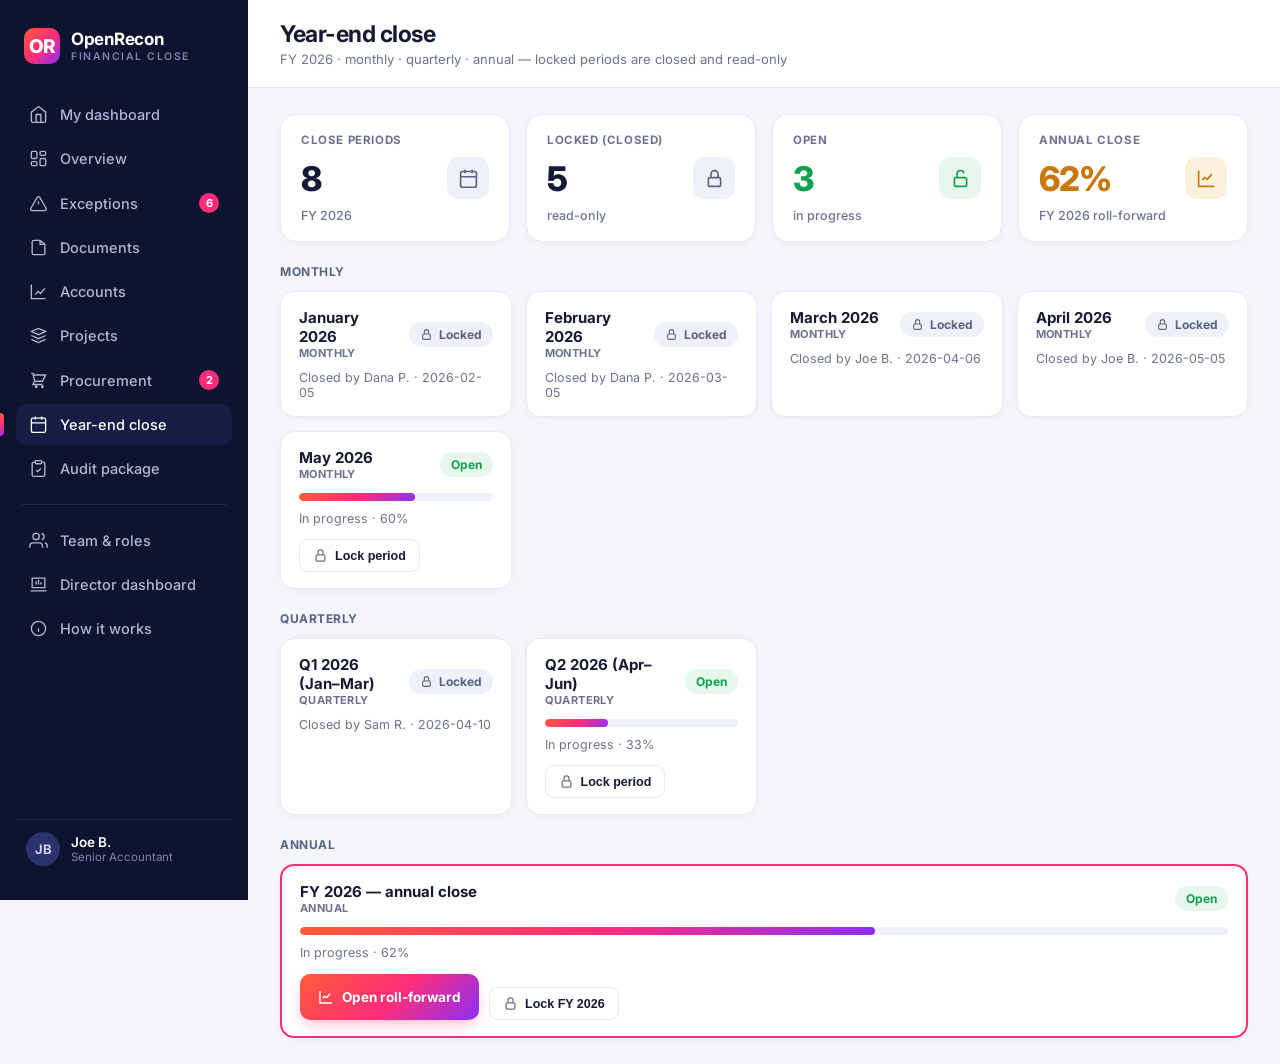
<file: web/periods.html>
<!doctype html>
<html lang="en">
<head>
<meta charset="utf-8">
<meta name="viewport" content="width=device-width, initial-scale=1">
<title>OpenRecon — Year-end close</title>
<link rel="stylesheet" href="assets/app.css?v=1.11.0">
<style>
  .pcat{font-size:12px;letter-spacing:.5px;text-transform:uppercase;color:var(--slate);font-weight:700;margin:22px 0 12px}
  .pgrid{display:grid;grid-template-columns:repeat(auto-fill,minmax(220px,1fr));gap:14px}
  .pcard{background:var(--card);border:1px solid var(--line);border-radius:14px;padding:16px 18px;box-shadow:var(--shadow)}
  .pcard.annual{grid-column:1/-1;border:2px solid var(--pink)}
  .pcard .ph{display:flex;align-items:center;justify-content:space-between;gap:10px}
  .pcard .nm{font-size:15px;font-weight:700}
  .pcard .ty{font-size:11px;text-transform:uppercase;letter-spacing:.4px;color:var(--muted);font-weight:700}
  .pcard .ft{font-size:12.5px;color:var(--muted);margin-top:10px}
  .lockt{display:inline-flex;align-items:center;gap:6px;font-size:12px;font-weight:700;padding:5px 11px;border-radius:16px}
  .lockt.locked{background:var(--slatebg);color:var(--slate)} .lockt.open{background:var(--greenbg);color:var(--green)}
  .bar{height:8px;border-radius:6px;background:#EEF1F8;margin-top:12px;overflow:hidden}.bar i{display:block;height:100%;background:var(--grad)}
  .lockbtn{margin-top:13px;font-size:12.5px;font-weight:700;border:1px solid var(--line);background:#fff;border-radius:9px;padding:8px 13px;cursor:pointer;display:inline-flex;align-items:center;gap:7px;color:var(--text)}
  .lockbtn svg{width:15px;height:15px;stroke:var(--muted);fill:none;stroke-width:2}
  .annx{display:flex;gap:10px;margin-top:14px;flex-wrap:wrap}
</style>
</head>
<body>
<div class="app">
  <aside class="side" id="side"></aside>
  <div class="main">
    <header class="top">
      <div><h1>Year-end close</h1><div class="crumb" id="crumb"></div></div>
    </header>
    <div class="body">
      <div class="kpis" id="kpis"></div>
      <div id="cats"></div>
    </div>
  </div>
</div>
<script src="assets/app.js?v=1.11.0"></script>
<script>
  renderSidebar('periods');
  const k = periodKpis();
  document.getElementById('crumb').textContent = RECON.fiscalYear + ' · monthly · quarterly · annual — locked periods are closed and read-only';
  const kd=[
    {lab:'Close periods', num:k.total, cls:'', bg:'var(--slatebg)', stroke:'#5A6385', icon:'<rect x="3" y="4" width="18" height="18" rx="2"/><path d="M16 2v4M8 2v4M3 10h18"/>', foot:RECON.fiscalYear},
    {lab:'Locked (closed)', num:k.locked, cls:'', bg:'var(--slatebg)', stroke:'#5A6385', icon:'<rect x="5" y="11" width="14" height="10" rx="2"/><path d="M8 11V7a4 4 0 0 1 8 0v4"/>', foot:'read-only'},
    {lab:'Open', num:k.open, cls:'g', bg:'var(--greenbg)', stroke:'#11A150', icon:'<rect x="5" y="11" width="14" height="10" rx="2"/><path d="M8 11V7a4 4 0 0 1 7.9-1"/>', foot:'in progress'},
    {lab:'Annual close', num:k.annual.progress+'%', cls:'a', bg:'var(--amberbg)', stroke:'#C9790B', icon:'<path d="M3 3v18h18M7 14l3-3 3 2 5-6"/>', foot:'FY 2026 roll-forward', footcls:'a'},
  ];
  document.getElementById('kpis').innerHTML = kd.map(d=>`
    <div class="kpi" style="cursor:default"><div class="lab">${d.lab}</div>
      <div class="row"><div class="num ${d.cls}">${d.num}</div><div class="chip" style="background:${d.bg}"><svg viewBox="0 0 24 24" stroke="${d.stroke}" fill="none">${d.icon}</svg></div></div>
      <div class="foot ${d.footcls||''}">${d.foot}</div></div>`).join('');

  const lockTag = p => p.status==='locked'
    ? `<span class="lockt locked"><svg viewBox="0 0 24 24" width="13" height="13" fill="none" stroke="currentColor" stroke-width="2"><rect x="5" y="11" width="14" height="10" rx="2"/><path d="M8 11V7a4 4 0 0 1 8 0v4"/></svg>Locked</span>`
    : `<span class="lockt open">Open</span>`;
  const footer = p => p.status==='locked' ? `Closed by ${p.closed_by} · ${p.closed}` : `In progress · ${p.progress}%`;
  const card = p => `<div class="pcard${p.type==='annual'?' annual':''}" id="card-${p.key}">
      <div class="ph"><div><div class="nm">${p.label}</div><div class="ty">${p.type}</div></div>${lockTag(p)}</div>
      ${p.status==='open'?`<div class="bar"><i style="width:${p.progress}%"></i></div>`:''}
      <div class="ft">${footer(p)}</div>
      ${p.type==='annual'
        ? `<div class="annx"><a class="btn" href="yearend.html"><svg viewBox="0 0 24 24"><path d="M3 3v18h18M7 14l3-3 3 2 5-6"/></svg>Open roll-forward</a>${p.status==='open'?`<button class="lockbtn" onclick="lock('${p.key}')"><svg viewBox="0 0 24 24"><rect x="5" y="11" width="14" height="10" rx="2"/><path d="M8 11V7a4 4 0 0 1 8 0v4"/></svg>Lock FY 2026</button>`:''}</div>`
        : (p.status==='open'?`<button class="lockbtn" onclick="lock('${p.key}')"><svg viewBox="0 0 24 24"><rect x="5" y="11" width="14" height="10" rx="2"/><path d="M8 11V7a4 4 0 0 1 8 0v4"/></svg>Lock period</button>`:'')}
    </div>`;
  const cat = (title, ps) => `<div class="pcat">${title}</div><div class="pgrid">${ps.map(card).join('')}</div>`;
  document.getElementById('cats').innerHTML =
    cat('Monthly', RECON.periods.filter(p=>p.type==='monthly')) +
    cat('Quarterly', RECON.periods.filter(p=>p.type==='quarterly')) +
    cat('Annual', RECON.periods.filter(p=>p.type==='annual'));

  function lock(key){
    const p = RECON.periods.find(x=>x.key===key); p.status='locked'; p.closed_by=RECON.currentUser; p.closed='just now';
    const el=document.getElementById('card-'+key);
    el.outerHTML = card(p);
  }
  window.lock = lock;
</script>
</body>
</html>
</file>
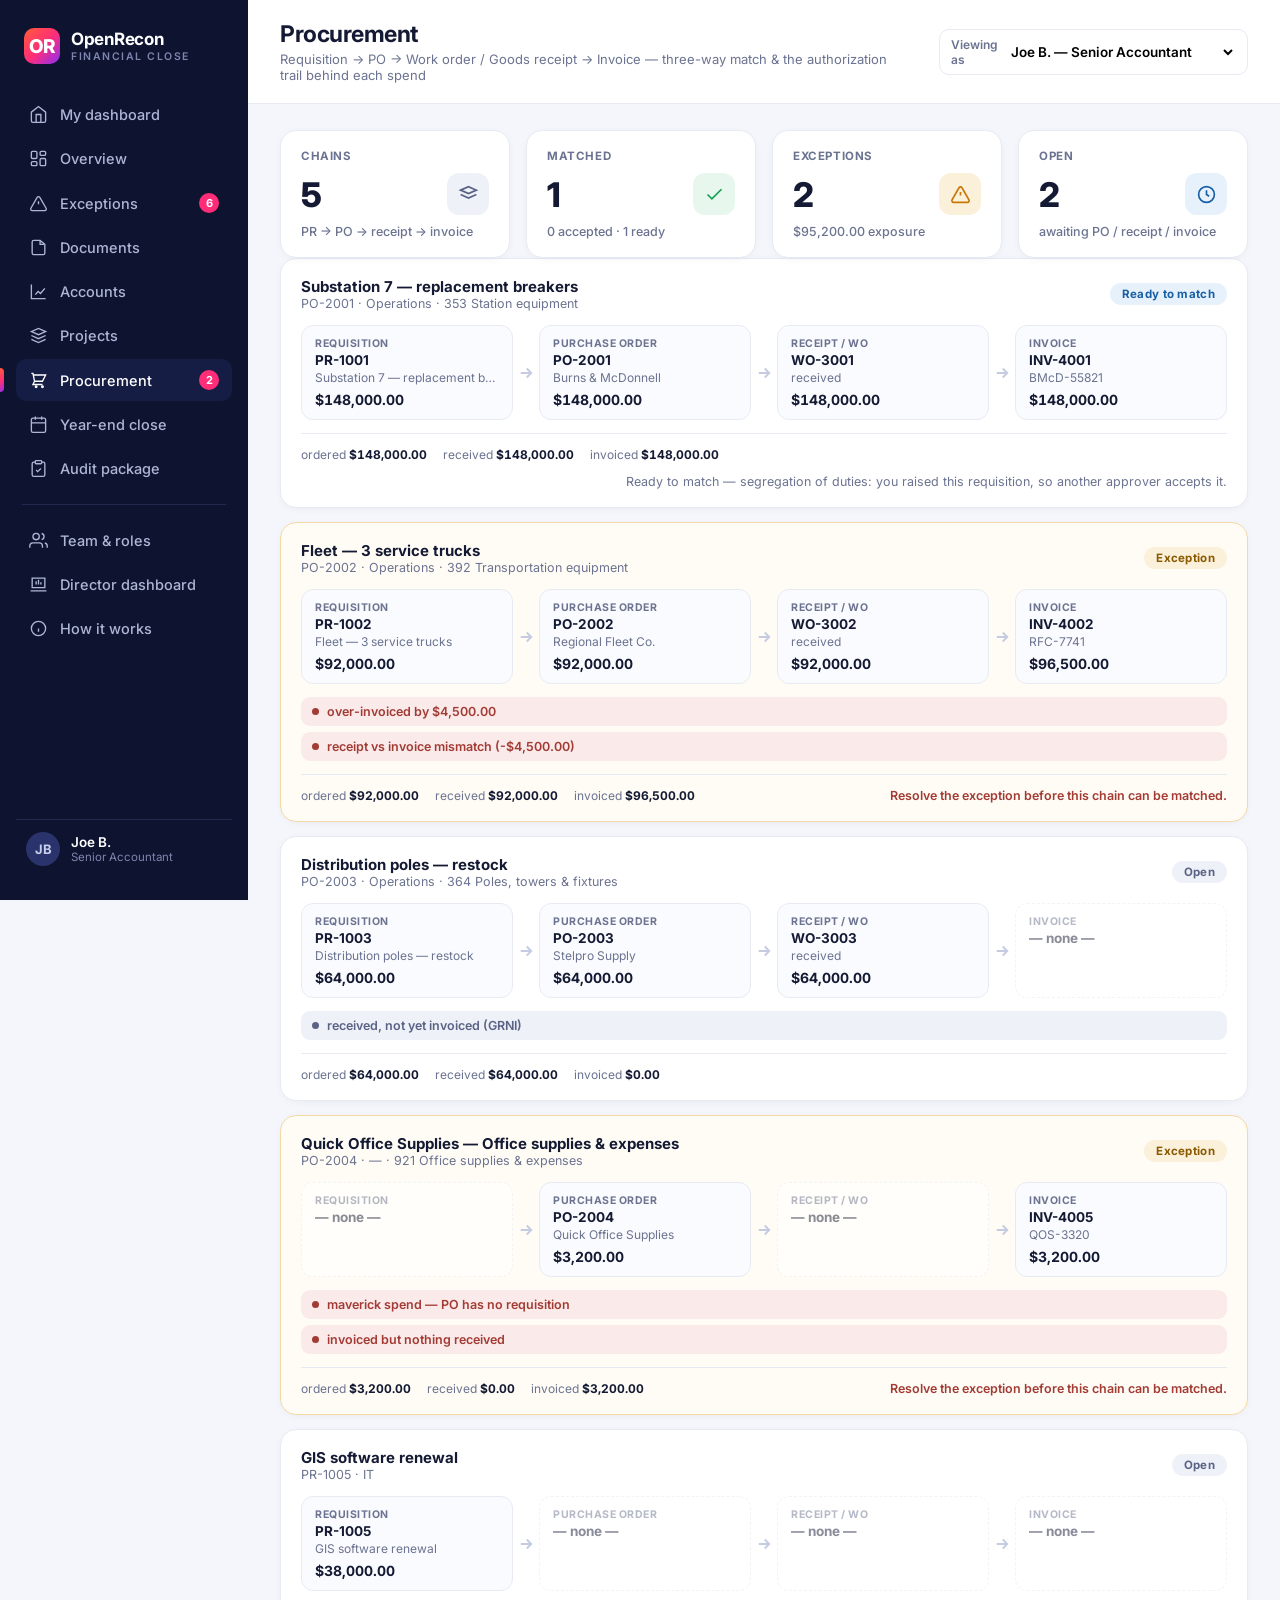
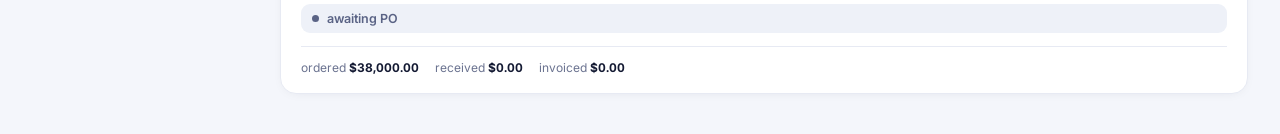
<file: web/procurement.html>
<!doctype html>
<html lang="en">
<head>
<meta charset="utf-8">
<meta name="viewport" content="width=device-width, initial-scale=1">
<title>OpenRecon — Procurement</title>
<link rel="stylesheet" href="assets/app.css?v=1.11.0">
<style>
  .viewsel{display:flex;align-items:center;gap:9px;border:1px solid var(--line);border-radius:10px;padding:7px 11px;background:#fff}
  .viewsel label{font-size:12px;color:var(--muted);font-weight:600}
  .viewsel select{border:none;outline:none;font:inherit;font-size:13.5px;font-weight:600;background:transparent;cursor:pointer}
  .chain{background:var(--card);border:1px solid var(--line);border-radius:16px;padding:18px 20px;margin-bottom:14px;box-shadow:var(--shadow)}
  .chain.exception{border-color:#F3D9A6;background:#FFFCF5}
  .chain .ch{display:flex;align-items:center;gap:12px;margin-bottom:14px;flex-wrap:wrap}
  .chain .ch .ti{font-size:15px;font-weight:700}
  .chain .ch .meta{font-size:12.5px;color:var(--muted)}
  .pchip{font-size:11.5px;font-weight:700;letter-spacing:.3px;border-radius:20px;padding:4px 12px;margin-left:auto}
  .pchip.ok{background:var(--greenbg);color:var(--green)} .pchip.rd{background:#E6F1FB;color:#185FA5}
  .pchip.var{background:#FBF0DA;color:#8A5A00} .pchip.op{background:var(--slatebg);color:var(--slate)}
  .flow{display:flex;align-items:stretch;gap:0;flex-wrap:wrap}
  .node{flex:1;min-width:150px;border:1px solid var(--line);border-radius:12px;padding:11px 13px;background:#FAFBFE;position:relative}
  .node.off{opacity:.5;border-style:dashed;background:#fff}
  .node .nk{font-size:10.5px;letter-spacing:.5px;text-transform:uppercase;color:var(--muted);font-weight:700}
  .node .nid{font-size:13.5px;font-weight:700;margin-top:2px}
  .node .nm{font-size:12px;color:var(--muted);margin-top:2px;white-space:nowrap;overflow:hidden;text-overflow:ellipsis}
  .node .na{font-size:14px;font-weight:700;margin-top:6px;font-variant-numeric:tabular-nums}
  .arrow{display:flex;align-items:center;justify-content:center;width:26px;color:#C5CBE0;flex:none}
  .arrow svg{width:18px;height:18px;stroke:currentColor;fill:none;stroke-width:2.5}
  .reasons{margin-top:13px;display:flex;flex-direction:column;gap:6px}
  .rsn{font-size:12.5px;font-weight:600;border-radius:9px;padding:7px 11px;display:flex;align-items:center;gap:8px}
  .rsn.exc{background:#FBEAEA;color:#A23B34} .rsn.opn{background:var(--slatebg);color:var(--slate)}
  .rsn .d{width:7px;height:7px;border-radius:50%;flex:none;background:currentColor}
  .chactions{margin-top:13px;display:flex;align-items:center;gap:12px;flex-wrap:wrap;border-top:1px solid var(--line);padding-top:13px}
  .deltas{display:flex;gap:16px;font-size:12px;color:var(--muted);flex-wrap:wrap}
  .deltas b{color:var(--text);font-variant-numeric:tabular-nums}
  .accepted{font-size:13px;font-weight:600;color:var(--green)}
</style>
</head>
<body>
<div class="app">
  <aside class="side" id="side"></aside>
  <div class="main">
    <header class="top">
      <div><h1>Procurement</h1><div class="crumb">Requisition → PO → Work order / Goods receipt → Invoice — three-way match &amp; the authorization trail behind each spend</div></div>
      <div class="sp"></div>
      <div class="viewsel"><label>Viewing as</label><select id="viewas"></select></div>
    </header>
    <div class="body">
      <div class="kpis" id="kpis"></div>
      <div id="chains"></div>
    </div>
  </div>
</div>
<script src="assets/app.js?v=1.11.0"></script>
<script>
  renderSidebar('procurement');

  const vs = document.getElementById('viewas');
  vs.innerHTML = RECON.team.map(t=>`<option value="${t.name}" ${t.name===RECON.viewer?'selected':''}>${t.name} — ${roleLabel(t.role)}</option>`).join('');
  vs.onchange = () => { setViewer(vs.value); render(); };

  function render(){
    const k = procKpis();
    const kd=[
      {lab:'Chains', num:k.chains, bg:'var(--slatebg)', stroke:'#5A6385', icon:'<path d="M3 7l9-4 9 4-9 4-9-4Z"/><path d="M3 12l9 4 9-4"/>', foot:'PR → PO → receipt → invoice'},
      {lab:'Matched', num:k.matched+k.ready, bg:'var(--greenbg)', stroke:'#11A150', icon:'<path d="M20 6 9 17l-5-5"/>', foot:`${k.matched} accepted · ${k.ready} ready`},
      {lab:'Exceptions', num:k.exceptions, bg:'#FBF0DA', stroke:'#C9790B', icon:'<path d="M12 9v4m0 4h.01M10.3 4.3 2.4 18a2 2 0 0 0 1.7 3h15.8a2 2 0 0 0 1.7-3L13.7 4.3a2 2 0 0 0-3.4 0Z"/>', foot:`${money(k.exposure)} exposure`},
      {lab:'Open', num:k.open, bg:'#E6F1FB', stroke:'#185FA5', icon:'<circle cx="12" cy="12" r="9"/><path d="M12 7v5l3 2"/>', foot:'awaiting PO / receipt / invoice'},
    ];
    document.getElementById('kpis').innerHTML = kd.map(d=>`
      <div class="kpi" style="cursor:default"><div class="lab">${d.lab}</div>
        <div class="row"><div class="num">${d.num}</div><div class="chip" style="background:${d.bg}"><svg viewBox="0 0 24 24" stroke="${d.stroke}" fill="none">${d.icon}</svg></div></div>
        <div class="foot">${d.foot}</div></div>`).join('');

    const arrow = `<div class="arrow"><svg viewBox="0 0 24 24"><path d="M5 12h14M13 6l6 6-6 6"/></svg></div>`;
    const node = (kind, o, amt) => o
      ? `<div class="node"><div class="nk">${kind}</div><div class="nid">${o.id}</div><div class="nm">${o.label||''}</div><div class="na">${amt!=null?money(amt):''}</div></div>`
      : `<div class="node off"><div class="nk">${kind}</div><div class="nid">— none —</div><div class="nm"></div><div class="na"></div></div>`;

    document.getElementById('chains').innerHTML = RECON.procurement.map((e,i)=>{
      const c = procChain(e);
      const st = PROC_STATUS[c.status];
      const prN = node('Requisition', e.pr && {id:e.pr.id, label:e.pr.title}, e.pr?e.pr.amount:null);
      const poN = node('Purchase order', e.po && {id:e.po.id, label:e.po.vendor}, e.po?e.po.amount:null);
      const woN = node('Receipt / WO', (e.receipts&&e.receipts.length)?{id:e.receipts.map(r=>r.id).join(', '), label:'received'}:null, c.received||null);
      const inN = node('Invoice', (e.invoices&&e.invoices.length)?{id:e.invoices.map(v=>v.id).join(', '), label:e.invoices[0].ref}:null, c.invoiced||null);
      const reasons = [...c.exceptions.map(r=>`<div class="rsn exc"><span class="d"></span>${r}</div>`),
                       ...c.opens.map(r=>`<div class="rsn opn"><span class="d"></span>${r}</div>`)].join('');
      const title = e.pr ? e.pr.title : (e.po ? e.po.vendor+' — '+e.po.gl_name : '—');
      const dept = e.pr ? e.pr.dept : '—';
      const isRequestor = e.pr && e.pr.requestor===RECON.viewer;
      const canAccept = c.status==='ready_to_match' && can(viewerRole(),'approve') && !isRequestor;
      let action='';
      if(e.accepted) action = `<span class="accepted">✓ Three-way match accepted by ${e._by||RECON.viewer}.</span>`;
      else if(canAccept) action = `<button class="btn" onclick="accept(${i})"><svg viewBox="0 0 24 24"><path d="M20 6 9 17l-5-5"/></svg>Accept three-way match</button><span class="meta" style="font-size:12.5px;color:var(--muted)">PO ≈ received ≈ invoiced — confirm to clear it.</span>`;
      else if(c.status==='ready_to_match' && isRequestor) action = `<span class="meta" style="font-size:12.5px;color:var(--muted)">Ready to match — segregation of duties: you raised this requisition, so another approver accepts it.</span>`;
      else if(c.status==='ready_to_match') action = `<span class="meta" style="font-size:12.5px;color:var(--muted)">Ready to match — an approver (Senior+) accepts it.</span>`;
      else if(c.status==='exception') action = `<span class="meta" style="font-size:12.5px;color:#A23B34;font-weight:600">Resolve the exception before this chain can be matched.</span>`;
      return `<div class="chain ${c.status==='exception'?'exception':''}">
        <div class="ch"><div><div class="ti">${title}</div><div class="meta">${procKey(e)} · ${dept}${e.po?' · '+e.po.gl_code+' '+e.po.gl_name:''}</div></div>
          <span class="pchip ${st.cls}">${st.label}</span></div>
        <div class="flow">${prN}${arrow}${poN}${arrow}${woN}${arrow}${inN}</div>
        ${reasons?`<div class="reasons">${reasons}</div>`:''}
        <div class="chactions">
          <div class="deltas"><span>ordered <b>${money(c.ordered)}</b></span><span>received <b>${money(c.received)}</b></span><span>invoiced <b>${money(c.invoiced)}</b></span></div>
          <div style="margin-left:auto;display:flex;gap:10px;align-items:center;flex-wrap:wrap">${action}</div>
        </div>
      </div>`;
    }).join('');
  }
  function accept(i){
    if(!can(viewerRole(),'approve')) return;
    RECON.procurement[i].accepted = true;
    RECON.procurement[i]._by = RECON.viewer;
    render();
  }
  window.accept = accept;
  render();
</script>
</body>
</html>
</file>
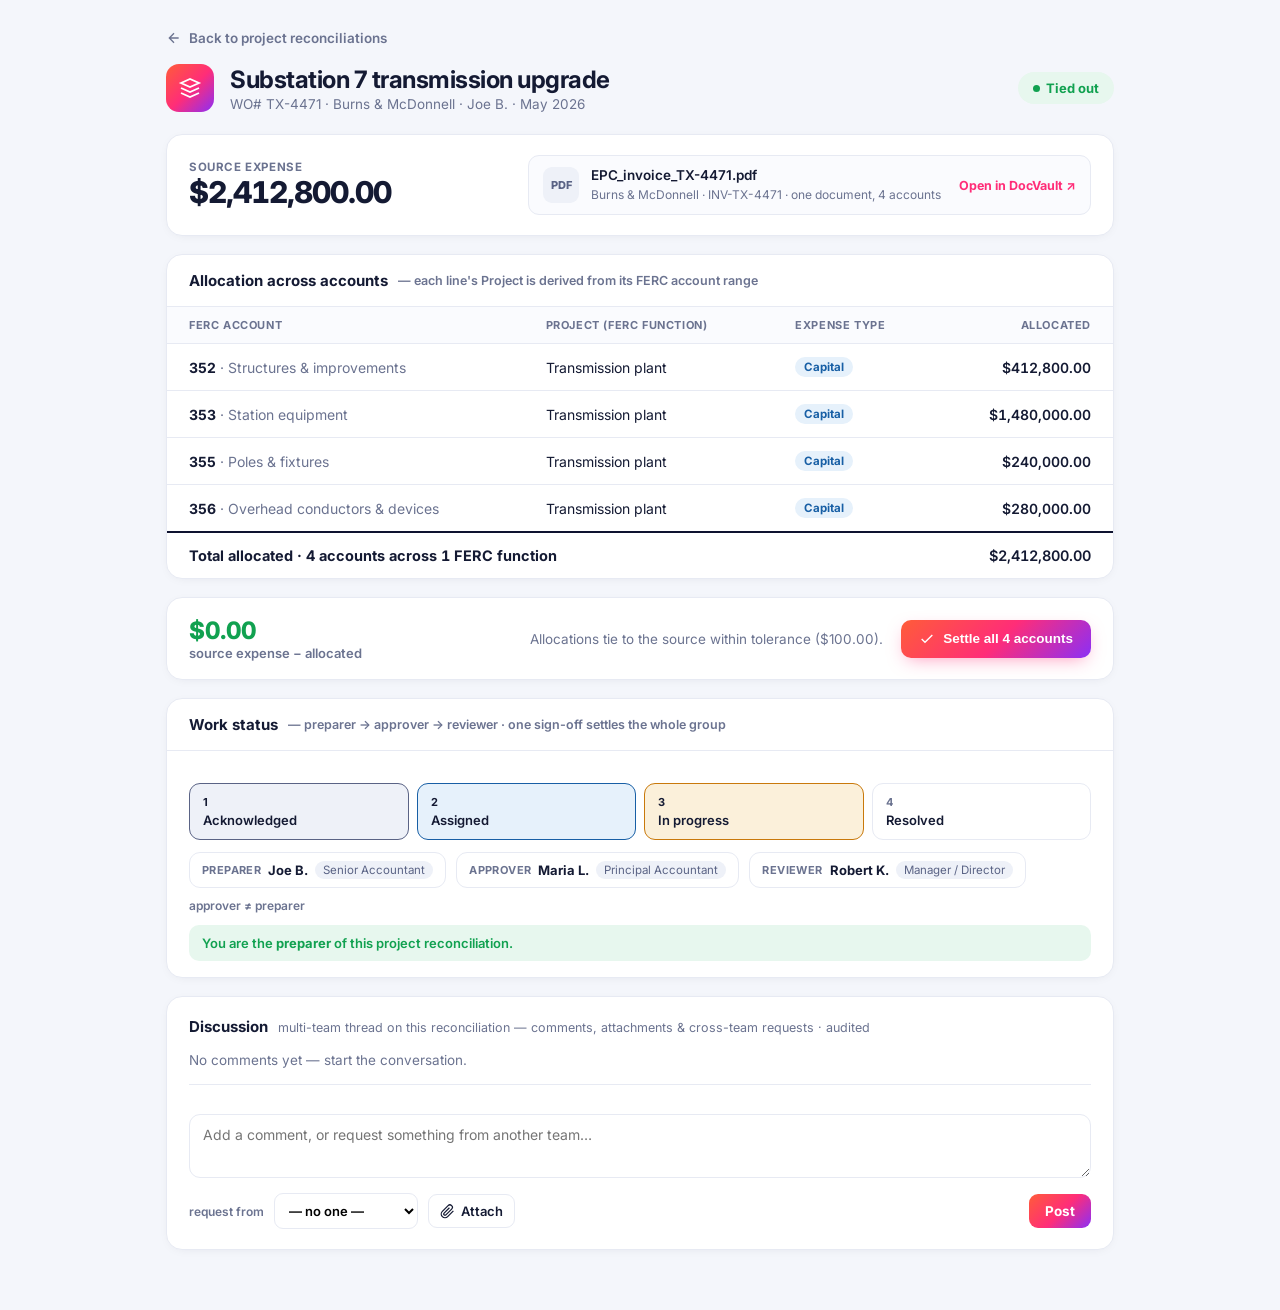
<file: web/project.html>
<!doctype html>
<html lang="en">
<head>
<meta charset="utf-8">
<meta name="viewport" content="width=device-width, initial-scale=1">
<title>OpenRecon — project reconciliation</title>
<link rel="stylesheet" href="assets/app.css?v=1.11.0">
<style>
  .wrap{max-width:1000px;margin:0 auto;padding:30px 26px 60px}
  .back{display:inline-flex;align-items:center;gap:7px;color:var(--muted);text-decoration:none;font-size:13.5px;font-weight:600;margin-bottom:18px}
  .back svg{width:16px;height:16px;stroke:currentColor;fill:none;stroke-width:2}
  .head{display:flex;align-items:center;gap:16px;margin-bottom:22px}
  .head .mk{width:48px;height:48px;border-radius:13px;background:var(--grad);display:flex;align-items:center;justify-content:center;color:#fff}
  .head .mk svg{width:24px;height:24px;stroke:#fff;fill:none;stroke-width:1.8}
  .head h1{font-size:24px;font-weight:700;letter-spacing:-.5px}
  .head .sub{font-size:13.5px;color:var(--muted);margin-top:2px}
  .head .sp{flex:1}
  .tag{font-size:13px;padding:8px 15px;border-radius:22px}
  .src{background:var(--card);border:1px solid var(--line);border-radius:16px;padding:20px 22px;box-shadow:var(--shadow);display:flex;align-items:center;gap:22px;flex-wrap:wrap}
  .src .amt{font-size:30px;font-weight:800;letter-spacing:-1px;font-variant-numeric:tabular-nums}
  .src .lab{font-size:11.5px;letter-spacing:.6px;text-transform:uppercase;color:var(--muted);font-weight:700}
  .src .doc{margin-left:auto;display:flex;align-items:center;gap:12px;border:1px solid var(--line);border-radius:11px;padding:11px 14px;background:#FAFBFE}
  .src .doc .si{width:36px;height:36px;border-radius:9px;background:#EEF1F8;display:flex;align-items:center;justify-content:center;color:var(--slate);font-weight:800;font-size:11px}
  .src .doc b{font-size:13.5px;font-weight:600;display:block}
  .src .doc span{font-size:12px;color:var(--muted)}
  .src .doc a{font-size:12.5px;font-weight:700;color:var(--pink);text-decoration:none;white-space:nowrap;margin-left:6px}
  .panel{background:var(--card);border:1px solid var(--line);border-radius:16px;margin-top:18px;overflow:hidden;box-shadow:var(--shadow)}
  .panel .ph{padding:16px 22px;border-bottom:1px solid var(--line);font-size:15px;font-weight:700;display:flex;align-items:center;gap:10px}
  .panel .ph span{font-size:12.5px;color:var(--muted);font-weight:600}
  table{width:100%;border-collapse:collapse}
  thead th{font-size:11px;letter-spacing:.6px;text-transform:uppercase;color:var(--muted);font-weight:700;text-align:left;padding:11px 22px;background:#FAFBFE}
  thead th.num{text-align:right}
  tbody td{padding:13px 22px;border-top:1px solid var(--line);font-size:14px}
  td.num{text-align:right;font-variant-numeric:tabular-nums;font-weight:600}
  .fb{display:inline-flex;align-items:center;gap:6px;font-size:11.5px;font-weight:700;border-radius:13px;padding:3px 9px}
  .fb.cap{color:#185FA5;background:#E6F1FB} .fb.om{color:#0F6E56;background:#E1F5EE} .fb.rev{color:#993C1D;background:#FAECE7} .fb.bs{color:#5F5E5A;background:#F1EFE8}
  tfoot td{padding:14px 22px;border-top:2px solid var(--ink);font-size:14.5px;font-weight:700;font-variant-numeric:tabular-nums}
  .tieout{background:var(--card);border:1px solid var(--line);border-radius:16px;padding:18px 22px;margin-top:18px;box-shadow:var(--shadow);display:flex;align-items:center;gap:18px;flex-wrap:wrap}
  .tieout.var{border-color:#F3D9A6;background:#FFFCF5}
  .tieout .vamt{font-size:24px;font-weight:800;font-variant-numeric:tabular-nums}
  .tieout .vl{font-size:13px;color:var(--muted);font-weight:600}
  .amber{color:var(--amber)} .green{color:var(--green)}
  .steps{display:flex;gap:8px;margin-top:14px;flex-wrap:wrap}
  .stp{flex:1;min-width:120px;border:1px solid var(--line);border-radius:11px;padding:11px 13px;background:#fff}
  .stp.r.ack{border-color:#5A6385;background:#EEF1F8} .stp.r.assigned{border-color:#185FA5;background:#E6F1FB} .stp.r.progress{border-color:#C9790B;background:#FBF0DA} .stp.r.resolved{border-color:#11A150;background:#E7F7EE}
  .stp .t{font-size:11px;text-transform:uppercase;letter-spacing:.4px;color:var(--muted);font-weight:700}
  .stp .t{color:var(--muted)} .stp.r .t{color:var(--text)}
  .stp .w{font-size:13px;font-weight:600;margin-top:3px;color:var(--text)}
  .rolesline{display:flex;gap:10px;flex-wrap:wrap;align-items:center;margin-top:6px;padding:0 22px 4px}
  .rchip{display:inline-flex;align-items:center;gap:7px;border:1px solid var(--line);border-radius:11px;padding:8px 12px;font-size:13px}
  .rchip .rl2{font-size:11px;text-transform:uppercase;letter-spacing:.4px;color:var(--muted);font-weight:700}
  .rchip .tg{font-size:11.5px;color:var(--slate);background:var(--slatebg);border-radius:10px;padding:2px 8px}
  .sod{font-size:12px;color:var(--muted);font-weight:600}
  .gate{margin:8px 22px 16px;font-size:13px;font-weight:600;border-radius:10px;padding:10px 13px}
  .gate.g{background:var(--greenbg);color:var(--green)} .gate.b{background:#E6F1FB;color:#185FA5} .gate.p{background:#EEEDFE;color:#534AB7} .gate.m{background:var(--slatebg);color:var(--slate)}
  textarea{width:100%;min-height:64px;border:1px solid var(--line);border-radius:11px;padding:11px 13px;font:inherit;font-size:14px;resize:vertical;margin-top:14px}
  textarea:focus{outline:none;border-color:var(--pink);box-shadow:0 0 0 3px rgba(255,45,120,.12)}
</style>
</head>
<body>
<div class="wrap" id="wrap"></div>
<script src="assets/ferc.js?v=1.11.0"></script>
<script src="assets/app.js?v=1.11.0"></script>
<script>
  const id = new URLSearchParams(location.search).get('id') || RECON.projects[0].id;
  const p = RECON.projects.find(x=>x.id===id) || RECON.projects[0];
  const s = projectSummary(p);
  const tagFor = st => st==='tied' ? '<span class="tag t-ok">Tied out</span>' : '<span class="tag t-var">Variance</span>';
  const etClass = et => et==='Capital'?'cap':et==='O&M'?'om':et==='Revenue'?'rev':'bs';

  const rows = p.lines.map(l=>{
    const c = fercClassify(l.code);
    return `<tr>
      <td><b>${l.code}</b> <span style="color:var(--muted)">· ${l.name}</span></td>
      <td>${c.project}</td>
      <td><span class="fb ${etClass(c.expense_type)}">${c.expense_type||'—'}</span></td>
      <td class="num">${money(l.allocated)}</td>
    </tr>`;
  }).join('');

  const workOrder=['ack','assigned','progress','resolved'];
  const wIdx=workOrder.indexOf(p.work);
  const steps = workOrder.map((w,i)=>`<div class="stp ${i<=wIdx?'r '+w:''}"><div class="t">${i+1}</div><div class="w">${WORK_LABELS[w]}</div></div>`).join('');
  const _prep=p.assigned, _appr=approverFor(p), _rev=reviewerFor(p);
  const _rchip=(who,label,role)=>`<span class="rchip"><span class="rl2">${label}</span><b>${who}</b><span class="tg">${roleLabel(role)}</span></span>`;
  const _g=(()=>{const v=RECON.viewer, vr=viewerRole();
    if(v===_prep) return {t:'You are the <b>preparer</b> of this project reconciliation.', c:'g'};
    if(v===_appr && can(vr,'approve')) return {t:'You are the <b>approver</b> — you may approve the settlement (segregation of duties: not your own prep).', c:'b'};
    if(can(vr,'review')) return {t:'You may <b>review &amp; sign off</b> (Principal / Director).', c:'p'};
    return {t:'View only — you are neither the preparer nor the approver for this project.', c:'m'};})();
  const rolesHtml=`<div class="rolesline">${_rchip(_prep,'Preparer',roleKey(_prep))}${_rchip(_appr,'Approver',roleKey(_appr))}${_rchip(_rev,'Reviewer',roleKey(_rev))}<span class="sod">approver ≠ preparer</span></div><div class="gate ${_g.c}">${_g.t}</div>`;

  const settleBlock = `
    <div class="tieout ${s.status==='variance'?'var':''}" id="tieout">
      <div><div class="vamt ${s.status==='variance'?'amber':'green'}">${money(s.variance)}</div><div class="vl">source expense − allocated</div></div>
      <div style="flex:1"></div>
      ${s.status==='variance'
        ? `<div style="flex:1 1 100%"><textarea id="note" placeholder="Explain the ${money(Math.abs(s.variance))} difference before settling (e.g. retention held, rounding, accrual)"></textarea></div>`
        : `<span class="note" style="font-size:13.5px;color:var(--muted)">Allocations tie to the source within tolerance (${money(p.tol)}).</span>`}
      <button class="btn" id="settleBtn" onclick="settle()"><svg viewBox="0 0 24 24"><path d="M20 6 9 17l-5-5"/></svg>Settle all ${p.lines.length} accounts</button>
    </div>`;

  document.getElementById('wrap').innerHTML = `
    <a class="back" href="projects.html"><svg viewBox="0 0 24 24"><path d="M19 12H5M12 19l-7-7 7-7"/></svg>Back to project reconciliations</a>
    <div class="head">
      <div class="mk"><svg viewBox="0 0 24 24"><path d="M3 7l9-4 9 4-9 4-9-4Z"/><path d="M3 12l9 4 9-4M3 17l9 4 9-4"/></svg></div>
      <div><h1>${p.name}</h1><div class="sub">${p.wo} · ${p.source.vendor} · ${p.assigned} · ${p.period}</div></div>
      <div class="sp"></div>
      ${tagFor(s.status)}
    </div>

    <div class="src">
      <div><div class="lab">Source expense</div><div class="amt">${money(p.source.amount)}</div></div>
      <div class="doc"><div class="si">PDF</div><div><b>${p.source.doc}</b><span>${p.source.vendor} · ${p.source.doc_ref} · one document, ${p.lines.length} accounts</span></div><a href="documents.html">Open in DocVault ↗</a></div>
    </div>

    <div class="panel">
      <div class="ph">Allocation across accounts <span>— each line's Project is derived from its FERC account range</span></div>
      <table>
        <thead><tr><th>FERC account</th><th>Project (FERC function)</th><th>Expense type</th><th class="num">Allocated</th></tr></thead>
        <tbody>${rows}</tbody>
        <tfoot><tr><td colspan="3">Total allocated · ${p.lines.length} accounts across ${s.functions.length} FERC function${s.functions.length>1?'s':''}</td><td class="num">${money(s.allocated)}</td></tr></tfoot>
      </table>
    </div>

    ${settleBlock}

    <div class="panel" style="margin-top:18px"><div class="ph">Work status <span>— preparer → approver → reviewer · one sign-off settles the whole group</span></div>
      <div style="padding:18px 22px 6px"><div class="steps">${steps}</div></div>
      ${rolesHtml}
    </div>
    <div id="thread"></div>`;

  renderThread('thread', 'project', p.id);

  function settle(){
    const t=document.getElementById('tieout');
    t.classList.remove('var');
    t.querySelector('.vamt').className='vamt green';
    t.innerHTML = `<div style="font-size:14px;font-weight:600;color:var(--green)">✓ Settled all ${p.lines.length} accounts under ${p.source.doc_ref} by ${RECON.currentUser} just now — one document, ${p.lines.length} FERC accounts closed together.</div>`;
  }
  window.settle = settle;
</script>
</body>
</html>
</file>
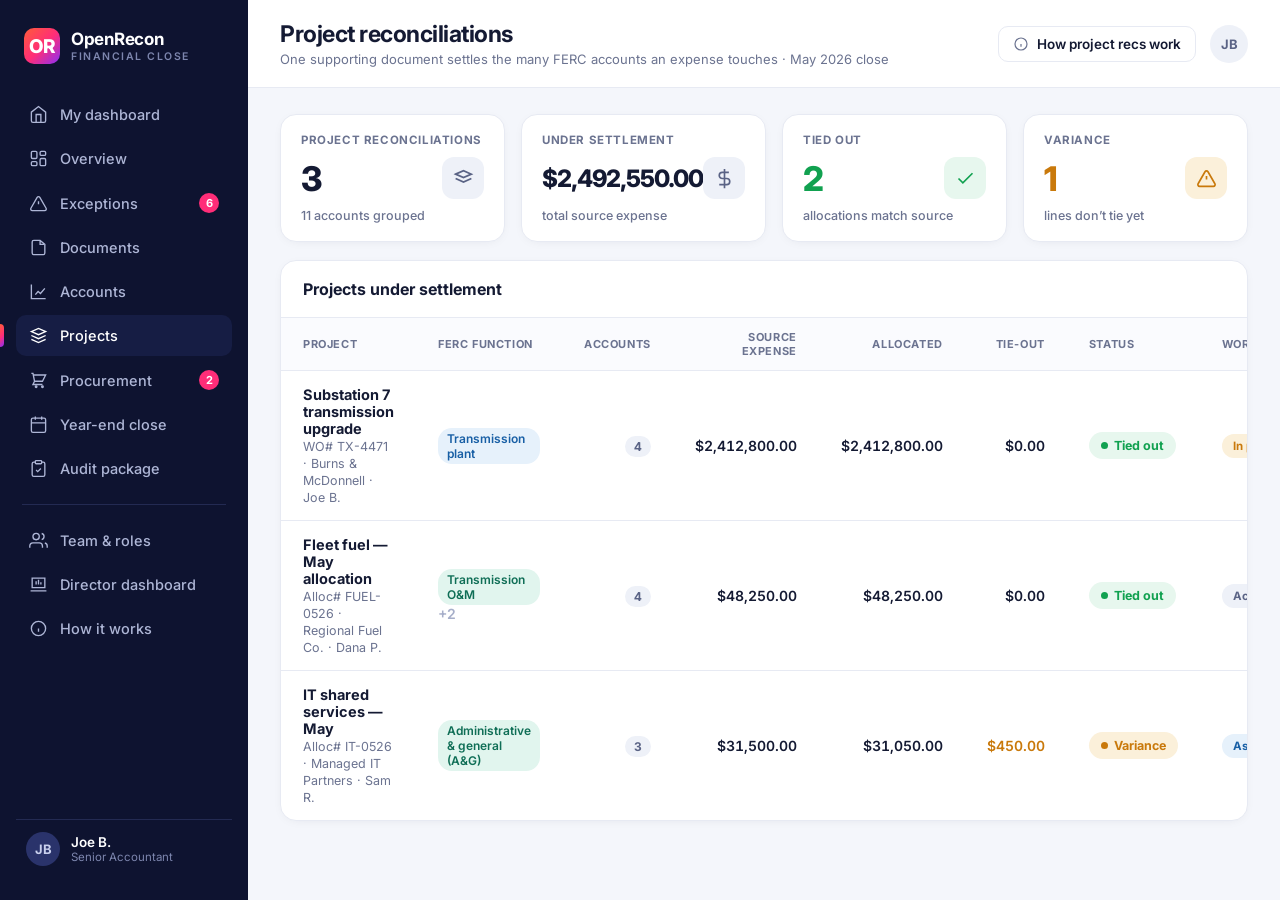
<file: web/projects.html>
<!doctype html>
<html lang="en">
<head>
<meta charset="utf-8">
<meta name="viewport" content="width=device-width, initial-scale=1">
<title>OpenRecon — Project reconciliations</title>
<link rel="stylesheet" href="assets/app.css?v=1.11.0">
<style>
  .func{display:inline-flex;align-items:center;gap:6px;font-size:12px;font-weight:600;color:#185FA5;background:#E6F1FB;border-radius:14px;padding:3px 9px}
  .func.cap{color:#185FA5;background:#E6F1FB} .func.om{color:#0F6E56;background:#E1F5EE}
  .acctpill{font-size:12px;font-weight:700;color:var(--slate);background:var(--slatebg);border-radius:12px;padding:3px 9px}
</style>
</head>
<body>
<div class="app">
  <aside class="side" id="side"></aside>
  <div class="main">
    <header class="top">
      <div><h1>Project reconciliations</h1><div class="crumb">One supporting document settles the many FERC accounts an expense touches · May 2026 close</div></div>
      <div class="sp"></div>
      <a class="pill" href="how-it-works.html"><svg viewBox="0 0 24 24"><path d="M12 16v-4m0-4h.01"/><circle cx="12" cy="12" r="9"/></svg>How project recs work</a>
      <div class="av2">JB</div>
    </header>
    <div class="body">
      <div class="kpis" id="kpis"></div>
      <div class="panel">
        <div class="ph"><b>Projects under settlement</b></div>
        <table>
          <thead><tr>
            <th>Project</th><th>FERC function</th><th class="num">Accounts</th><th class="num">Source expense</th><th class="num">Allocated</th><th class="num">Tie-out</th><th>Status</th><th>Work</th>
          </tr></thead>
          <tbody id="tbody"></tbody>
        </table>
      </div>
    </div>
  </div>
</div>
<script src="assets/ferc.js?v=1.11.0"></script>
<script src="assets/app.js?v=1.11.0"></script>
<script>
  renderSidebar('projects');
  const k = projectKpis();
  const kdefs = [
    {lab:'Project reconciliations', num:k.count, cls:'', bg:'var(--slatebg)', stroke:'#5A6385', icon:'<path d="M3 7l9-4 9 4-9 4-9-4Z"/><path d="M3 12l9 4 9-4"/>', foot:`${k.accounts} accounts grouped`},
    {lab:'Under settlement', num:money(k.total), cls:'', bg:'#EEF1F8', stroke:'#5A6385', icon:'<path d="M12 1v22M17 5H9.5a3.5 3.5 0 0 0 0 7h5a3.5 3.5 0 0 1 0 7H6"/>', foot:'total source expense', small:true},
    {lab:'Tied out', num:k.tied, cls:'g', bg:'var(--greenbg)', stroke:'#11A150', icon:'<path d="M20 6 9 17l-5-5"/>', foot:'allocations match source'},
    {lab:'Variance', num:k.variance, cls:'a', bg:'var(--amberbg)', stroke:'#C9790B', icon:'<path d="M12 9v4m0 4h.01M10.3 4.3 2.4 18a2 2 0 0 0 1.7 3h15.8a2 2 0 0 0 1.7-3L13.7 4.3a2 2 0 0 0-3.4 0Z"/>', foot:'lines don’t tie yet', footcls:'a'},
  ];
  document.getElementById('kpis').innerHTML = kdefs.map(d=>`
    <div class="kpi" style="cursor:default">
      <div class="lab">${d.lab}</div>
      <div class="row"><div class="num ${d.cls}" ${d.small?'style="font-size:24px"':''}>${d.num}</div><div class="chip" style="background:${d.bg}"><svg viewBox="0 0 24 24" stroke="${d.stroke}" fill="none">${d.icon}</svg></div></div>
      <div class="foot ${d.footcls||''}">${d.foot}</div>
    </div>`).join('');

  const tag = s => s==='tied' ? '<span class="tag t-ok">Tied out</span>' : '<span class="tag t-var">Variance</span>';
  const workPill = w => `<span class="ws ${w}">${WORK_LABELS[w]}</span>`;
  document.getElementById('tbody').innerHTML = RECON.projects.map(p=>{
    const s = projectSummary(p);
    const f0 = s.functions[0] || '—';
    const fcls = (fercClassify(p.lines[0].code).expense_type==='Capital') ? 'cap' : 'om';
    const fmore = s.functions.length>1 ? ` <span class="muted" style="font-weight:600">+${s.functions.length-1}</span>` : '';
    return `<tr class="acctrow" onclick="location.href='project.html?id=${p.id}'">
      <td class="acct"><b>${p.name}</b><span>${p.wo} · ${p.source.vendor} · ${p.assigned}</span></td>
      <td><span class="func ${fcls}">${f0}</span>${fmore}</td>
      <td class="num"><span class="acctpill">${s.accounts}</span></td>
      <td class="num">${money(p.source.amount)}</td>
      <td class="num">${money(s.allocated)}</td>
      <td class="num${s.status==='variance'?' var-pos':''}">${money(s.variance)}</td>
      <td>${tag(s.status)}</td>
      <td>${workPill(p.work)}</td>
    </tr>`;
  }).join('');
</script>
</body>
</html>
</file>
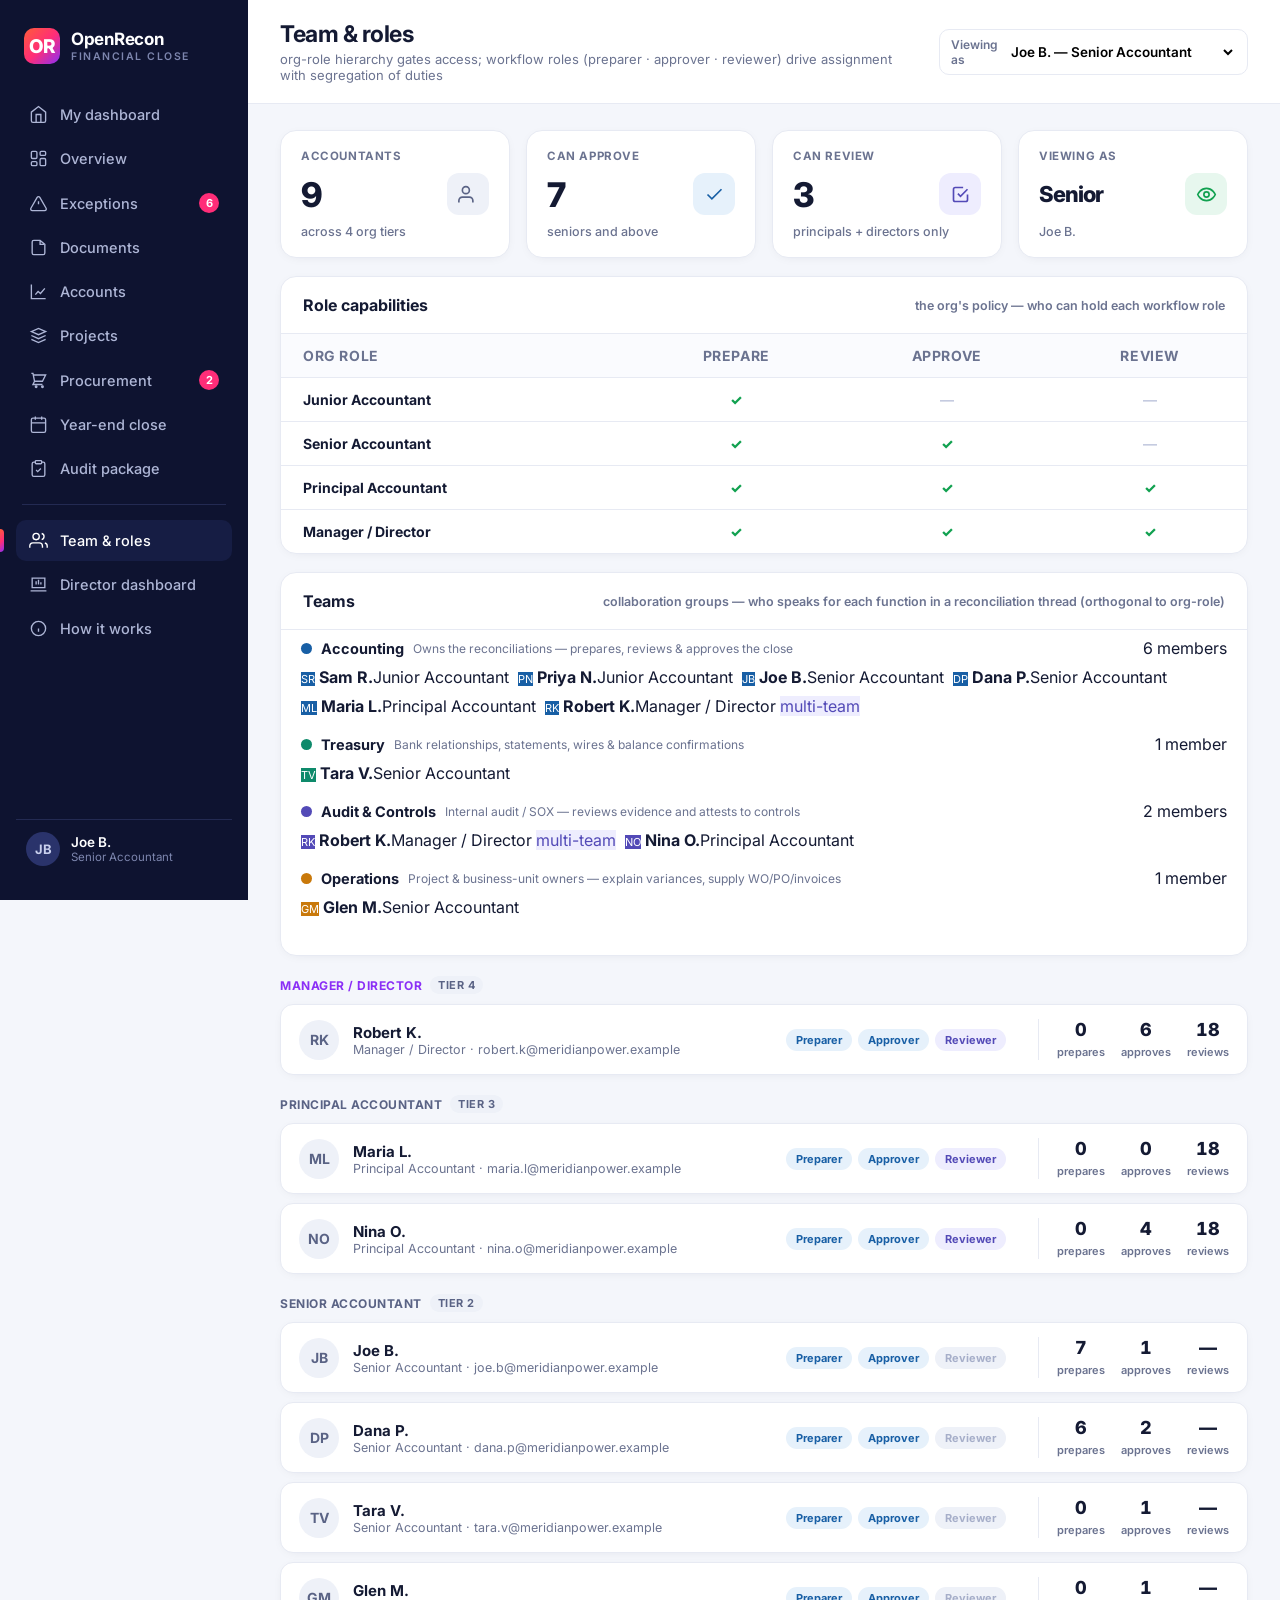
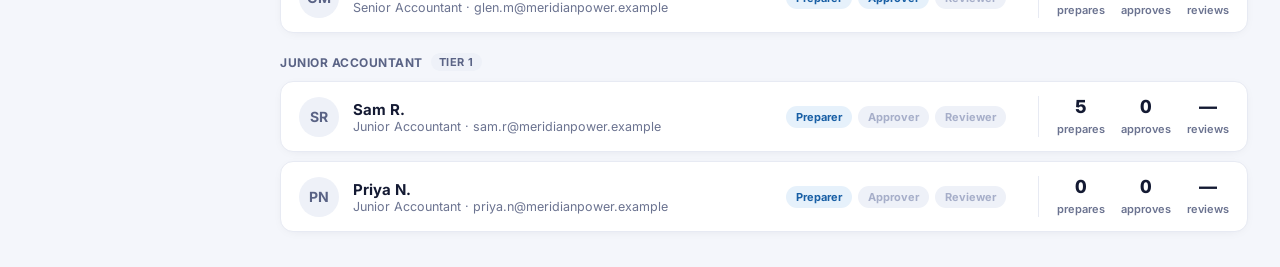
<file: web/team.html>
<!doctype html>
<html lang="en">
<head>
<meta charset="utf-8">
<meta name="viewport" content="width=device-width, initial-scale=1">
<title>OpenRecon — Team &amp; roles</title>
<link rel="stylesheet" href="assets/app.css?v=1.11.0">
<style>
  .viewsel{display:flex;align-items:center;gap:9px;border:1px solid var(--line);border-radius:10px;padding:7px 11px;background:#fff}
  .viewsel label{font-size:12px;color:var(--muted);font-weight:600}
  .viewsel select{border:none;outline:none;font:inherit;font-size:13.5px;font-weight:600;background:transparent;cursor:pointer}
  .tier{font-size:12px;letter-spacing:.5px;text-transform:uppercase;color:var(--slate);font-weight:700;margin:20px 0 10px;display:flex;align-items:center;gap:8px}
  .tier .t4{color:var(--purple)} .tier .badge2{background:var(--slatebg);color:var(--slate);font-size:11px;border-radius:10px;padding:2px 8px}
  .prow{display:flex;align-items:center;gap:14px;padding:14px 18px;background:var(--card);border:1px solid var(--line);border-radius:13px;margin-bottom:9px;box-shadow:var(--shadow)}
  .prow .av{width:40px;height:40px;border-radius:50%;background:var(--slatebg);display:flex;align-items:center;justify-content:center;font-weight:700;font-size:14px;color:var(--slate)}
  .prow .nm{font-size:15px;font-weight:700}.prow .rl{font-size:12.5px;color:var(--muted)}
  .caps{display:flex;gap:6px;margin-left:auto;flex-wrap:wrap}
  .cap{font-size:11px;font-weight:700;padding:4px 10px;border-radius:13px;background:var(--slatebg);color:#A6AEC9}
  .cap.on{background:#E6F1FB;color:#185FA5} .cap.rev.on{background:#EEEDFE;color:#534AB7}
  .wl{display:flex;gap:16px;margin-left:18px;border-left:1px solid var(--line);padding-left:18px}
  .wl div{text-align:center}.wl b{font-size:18px;font-weight:800;display:block;font-variant-numeric:tabular-nums}.wl span{font-size:11px;color:var(--muted);font-weight:600}
  .matrix td,.matrix th{padding:13px 22px;text-align:center;font-size:14px}.matrix th:first-child,.matrix td:first-child{text-align:left;font-weight:700}
  .yes{color:var(--green);font-weight:800} .no{color:#C5CBE0;font-weight:700}
</style>
</head>
<body>
<div class="app">
  <aside class="side" id="side"></aside>
  <div class="main">
    <header class="top">
      <div><h1>Team &amp; roles</h1><div class="crumb">org-role hierarchy gates access; workflow roles (preparer · approver · reviewer) drive assignment with segregation of duties</div></div>
      <div class="sp"></div>
      <div class="viewsel"><label>Viewing as</label><select id="viewas"></select></div>
    </header>
    <div class="body">
      <div class="kpis" id="kpis"></div>
      <div class="panel">
        <div class="ph"><b>Role capabilities</b><span style="margin-left:auto;font-size:12.5px;color:var(--muted);font-weight:600">the org's policy — who can hold each workflow role</span></div>
        <table class="matrix">
          <thead><tr><th>Org role</th><th>Prepare</th><th>Approve</th><th>Review</th></tr></thead>
          <tbody id="matrix"></tbody>
        </table>
      </div>
      <div class="panel" style="margin-top:18px">
        <div class="ph"><b>Teams</b><span style="margin-left:auto;font-size:12.5px;color:var(--muted);font-weight:600">collaboration groups — who speaks for each function in a reconciliation thread (orthogonal to org-role)</span></div>
        <div id="teams" style="padding:8px 20px 20px"></div>
      </div>
      <div id="hier"></div>
    </div>
  </div>
</div>
<script src="assets/app.js?v=1.11.0"></script>
<script>
  renderSidebar('team');

  // viewing-as switcher
  const vs = document.getElementById('viewas');
  vs.innerHTML = RECON.team.map(t=>`<option value="${t.name}" ${t.name===RECON.viewer?'selected':''}>${t.name} — ${roleLabel(t.role)}</option>`).join('');
  vs.onchange = () => { setViewer(vs.value); location.reload(); };

  // KPIs
  const byTier = k => RECON.team.filter(t=>t.role===k).length;
  const kd=[
    {lab:'Accountants', num:RECON.team.length, bg:'var(--slatebg)', stroke:'#5A6385', icon:'<path d="M17 21v-2a4 4 0 0 0-4-4H5a4 4 0 0 0-4 4v2M9 11a4 4 0 1 0 0-8 4 4 0 0 0 0 8Z"/>', foot:'across 4 org tiers'},
    {lab:'Can approve', num:RECON.team.filter(t=>can(t.role,'approve')).length, bg:'#E6F1FB', stroke:'#185FA5', icon:'<path d="M20 6 9 17l-5-5"/>', foot:'seniors and above'},
    {lab:'Can review', num:RECON.team.filter(t=>can(t.role,'review')).length, bg:'#EEEDFE', stroke:'#534AB7', icon:'<path d="M9 11l3 3 8-8M20 12v6a2 2 0 0 1-2 2H6a2 2 0 0 1-2-2V6a2 2 0 0 1 2-2h9"/>', foot:'principals + directors only'},
    {lab:'Viewing as', num:roleLabel(viewerRole()).split(' ')[0], small:true, bg:'var(--greenbg)', stroke:'#11A150', icon:'<circle cx="12" cy="12" r="3"/><path d="M2 12s3-7 10-7 10 7 10 7-3 7-10 7-10-7-10-7Z"/>', foot:RECON.viewer},
  ];
  document.getElementById('kpis').innerHTML = kd.map(d=>`
    <div class="kpi" style="cursor:default"><div class="lab">${d.lab}</div>
      <div class="row"><div class="num" ${d.small?'style="font-size:22px"':''}>${d.num}</div><div class="chip" style="background:${d.bg}"><svg viewBox="0 0 24 24" stroke="${d.stroke}" fill="none">${d.icon}</svg></div></div>
      <div class="foot">${d.foot}</div></div>`).join('');

  // capability matrix
  const cell = on => on?'<span class="yes">✓</span>':'<span class="no">—</span>';
  document.getElementById('matrix').innerHTML = RECON.roles.map(r=>`
    <tr><td>${r.label}</td><td>${cell(can(r.key,'prepare'))}</td><td>${cell(can(r.key,'approve'))}</td><td>${cell(can(r.key,'review'))}</td></tr>`).join('');

  // teams (collaboration groups) — each with its members; a person can sit on several
  document.getElementById('teams').innerHTML = RECON.teams.map(tm=>{
    const mem = membersOf(tm.id);
    const chips = mem.map(p=>{
      const lead = (p.teams||[]).indexOf(tm.id)===0 && tm.id===primaryTeam(p.name);
      return `<span class="rchip" style="border-color:${teamColor(tm.id)}33">
        <span class="av" style="width:26px;height:26px;font-size:11px;background:${teamColor(tm.id)};color:#fff">${p.init}</span>
        <b>${p.name}</b><span class="tg">${roleLabel(p.role)}</span>
        ${(p.teams||[]).length>1?'<span class="tg" style="background:#EEEDFE;color:#534AB7">multi-team</span>':''}</span>`;
    }).join('');
    return `<div style="margin-bottom:18px">
      <div style="display:flex;align-items:center;gap:9px;margin-bottom:9px">
        <span style="width:11px;height:11px;border-radius:50%;background:${teamColor(tm.id)}"></span>
        <b style="font-size:14.5px">${tm.name}</b>
        <span style="font-size:12px;color:var(--muted)">${tm.descr}</span>
        <span class="badge2" style="margin-left:auto">${mem.length} member${mem.length>1?'s':''}</span>
      </div>
      <div style="display:flex;gap:9px;flex-wrap:wrap">${chips}</div>
    </div>`;
  }).join('');

  // hierarchy + workload, grouped by tier (high to low)
  const order=['director','principal','senior','junior'];
  document.getElementById('hier').innerHTML = order.map(rk=>{
    const people = RECON.team.filter(t=>t.role===rk);
    if(!people.length) return '';
    const rows = people.map(t=>{
      const w = workloadFor(t.name);
      const capPill = (a,label,cls='') => `<span class="cap ${cls} ${can(t.role,a)?'on':''}">${label}</span>`;
      return `<div class="prow">
        <div class="av">${t.init}</div>
        <div><div class="nm">${t.name}</div><div class="rl">${roleLabel(t.role)} · <a href="mailto:${emailOf(t.name)}" style="color:var(--muted);text-decoration:none">${emailOf(t.name)}</a></div></div>
        <div class="caps">${capPill('prepare','Preparer')}${capPill('approve','Approver')}${capPill('review','Reviewer','rev')}</div>
        <div class="wl"><div><b>${w.prepares}</b><span>prepares</span></div><div><b>${w.approves}</b><span>approves</span></div><div><b>${w.reviews||'—'}</b><span>reviews</span></div></div>
      </div>`;
    }).join('');
    return `<div class="tier"><span class="${rk==='director'?'t4':''}">${roleLabel(rk)}</span><span class="badge2">tier ${tierOf(rk)}</span></div>${rows}`;
  }).join('');
</script>
</body>
</html>
</file>
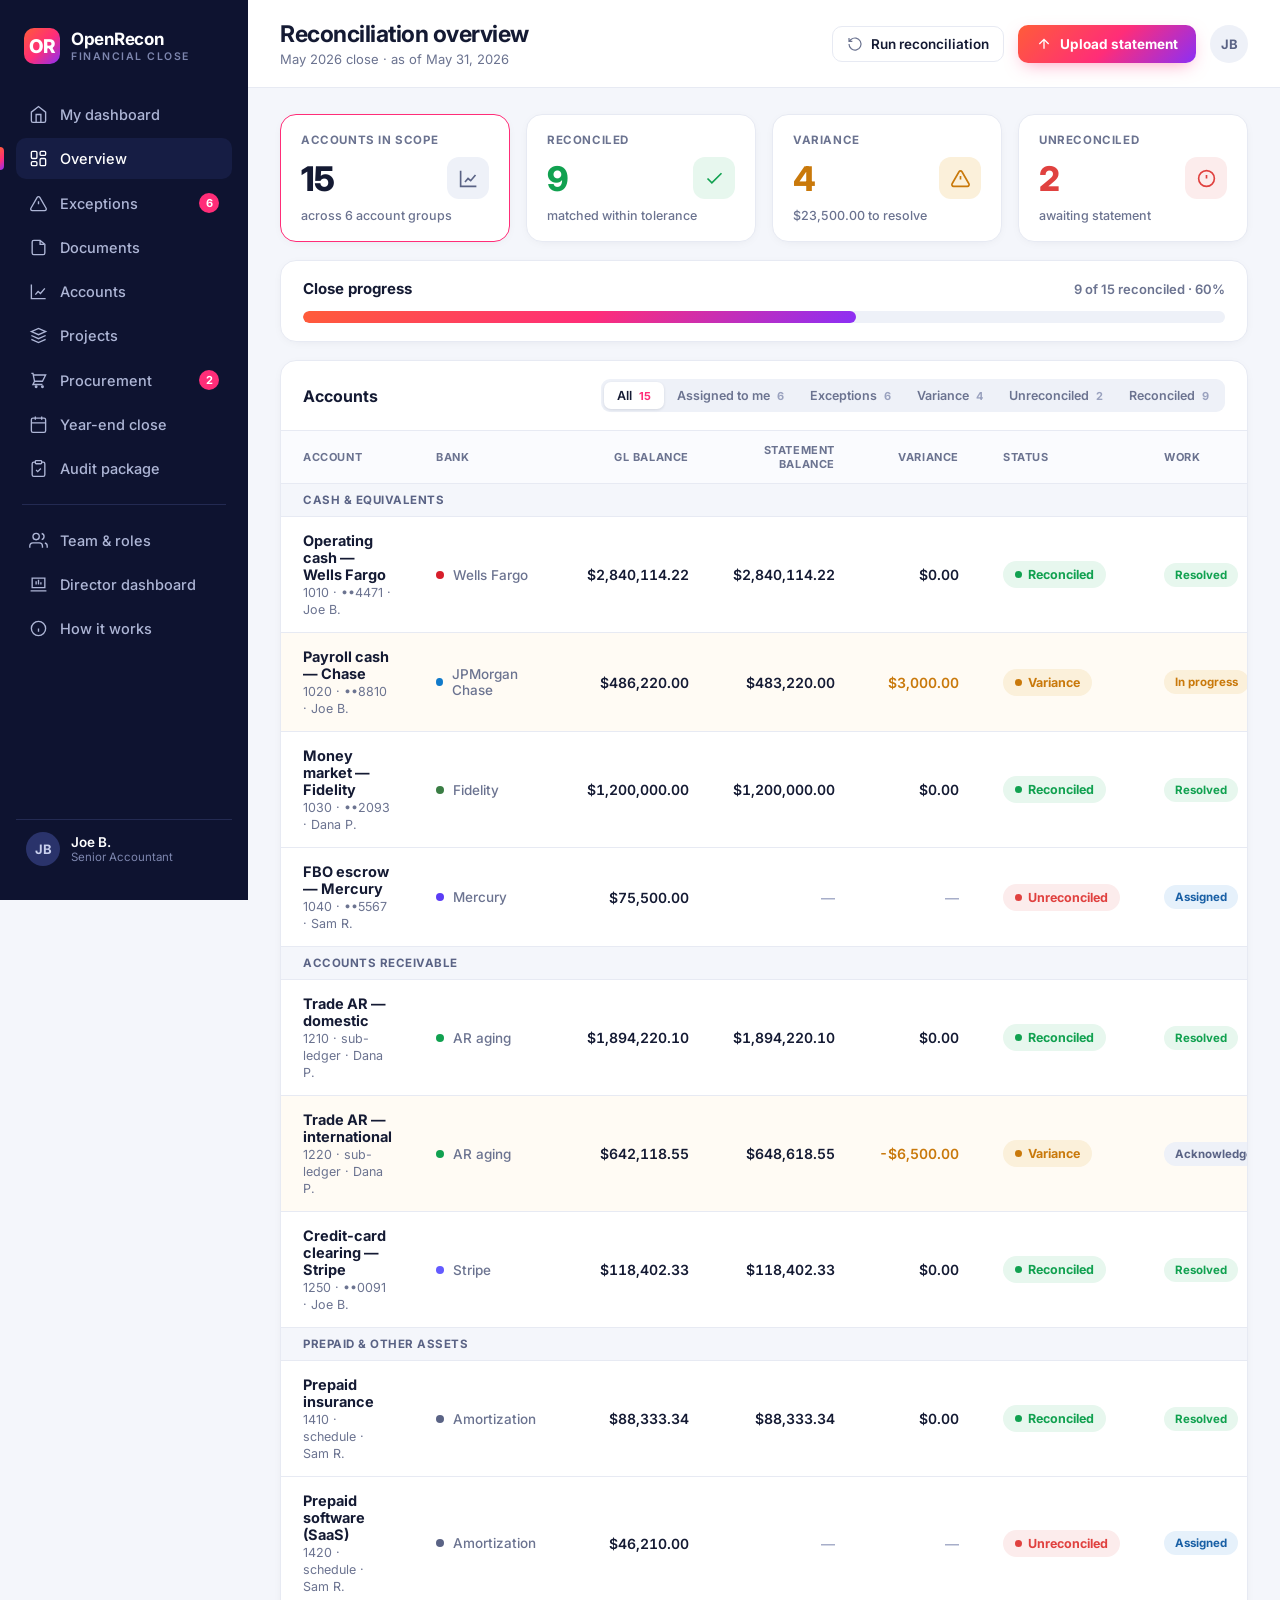
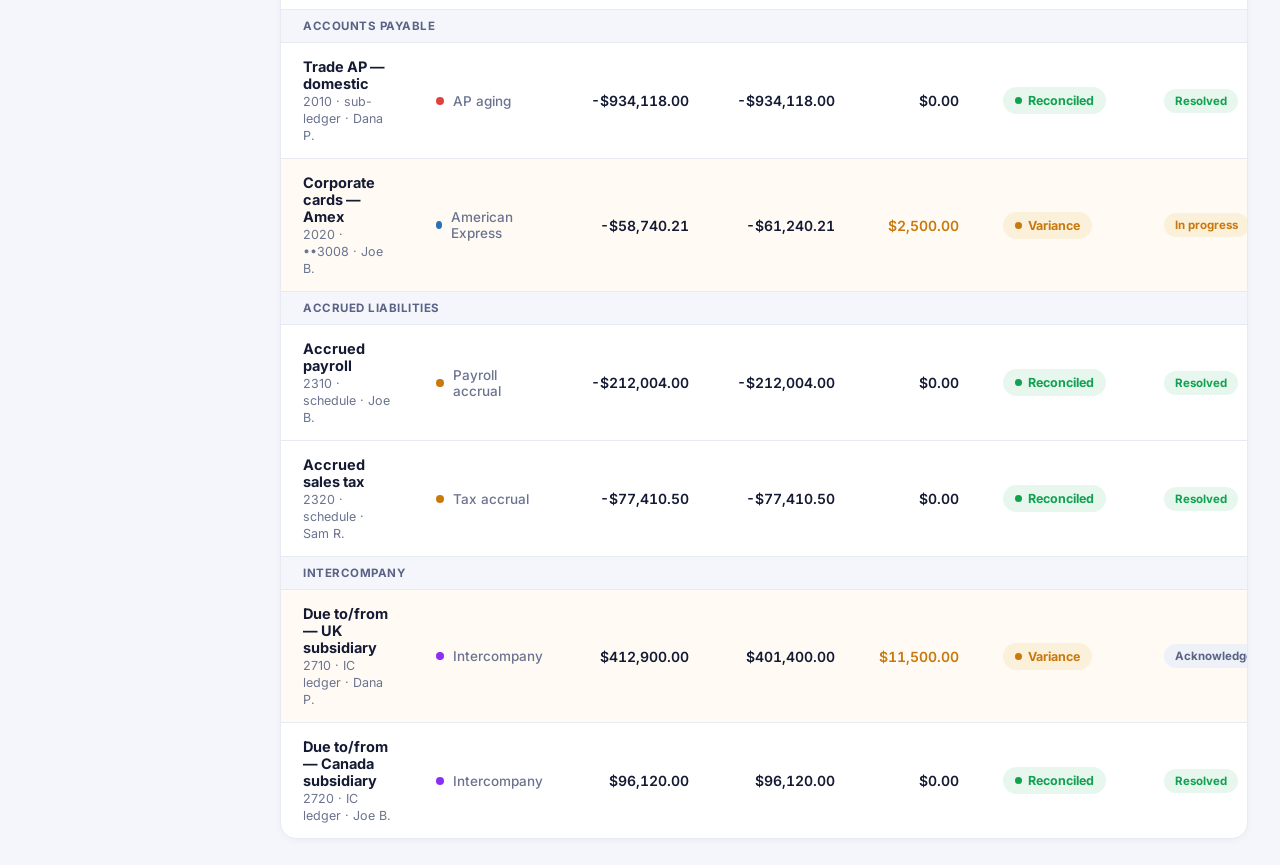
<file: web/workspace.html>
<!doctype html>
<html lang="en">
<head>
<meta charset="utf-8">
<meta name="viewport" content="width=device-width, initial-scale=1">
<title>OpenRecon — Reconciliation overview</title>
<link rel="stylesheet" href="assets/app.css?v=1.11.0">
</head>
<body>
<div class="app">
  <aside class="side" id="side"></aside>
  <div class="main">
    <header class="top">
      <div>
        <h1>Reconciliation overview</h1>
        <div class="crumb" id="crumb"></div>
      </div>
      <div class="sp"></div>
      <a class="pill" href="how-it-works.html"><svg viewBox="0 0 24 24"><path d="M3 12a9 9 0 1 0 3-6.7L3 8m0-5v5h5"/></svg>Run reconciliation</a>
      <a class="btn" href="documents.html"><svg viewBox="0 0 24 24"><path d="M12 19V6M5 12l7-7 7 7"/></svg>Upload statement</a>
      <div class="av2">JB</div>
    </header>
    <div class="body">
      <div class="kpis" id="kpis"></div>
      <div class="prog">
        <div class="h"><b>Close progress</b><span id="progtxt"></span></div>
        <div class="bar"><i id="progbar" style="width:0%"></i></div>
      </div>
      <div class="panel">
        <div class="ph">
          <b>Accounts</b>
          <div class="seg" id="filters">
            <span data-f="all" class="on">All <i>·</i></span>
            <span data-f="mine">Assigned to me <i>·</i></span>
            <span data-f="exceptions">Exceptions <i>·</i></span>
            <span data-f="variance">Variance <i>·</i></span>
            <span data-f="unreconciled">Unreconciled <i>·</i></span>
            <span data-f="reconciled">Reconciled <i>·</i></span>
          </div>
        </div>
        <table>
          <thead><tr>
            <th>Account</th><th>Bank</th><th class="num">GL balance</th><th class="num">Statement balance</th><th class="num">Variance</th><th>Status</th><th>Work</th><th class="act">&nbsp;</th>
          </tr></thead>
          <tbody id="tbody"></tbody>
        </table>
      </div>
    </div>
  </div>
</div>
<script src="assets/app.js?v=1.11.0"></script>
<script>
  renderSidebar('overview');
  const k = kpis();
  document.getElementById('crumb').textContent = RECON.period + ' · ' + RECON.asOf;
  document.getElementById('progtxt').textContent = `${k.reconciled} of ${k.inScope} reconciled · ${k.progress}%`;
  setTimeout(()=>{ document.getElementById('progbar').style.width = k.progress + '%'; }, 120);

  const kdefs = [
    {f:'all', lab:'Accounts in scope', num:k.inScope, cls:'', chipbg:'var(--slatebg)', icon:'<path d="M3 3v18h18M8 16l3.5-4 3 2.5L20 8"/>', stroke:'#5A6385', foot:'across 6 account groups'},
    {f:'reconciled', lab:'Reconciled', num:k.reconciled, cls:'g', chipbg:'var(--greenbg)', icon:'<path d="M20 6 9 17l-5-5"/>', stroke:'#11A150', foot:'matched within tolerance'},
    {f:'variance', lab:'Variance', num:k.variance, cls:'a', chipbg:'var(--amberbg)', icon:'<path d="M12 9v4m0 4h.01M10.3 4.3 2.4 18a2 2 0 0 0 1.7 3h15.8a2 2 0 0 0 1.7-3L13.7 4.3a2 2 0 0 0-3.4 0Z"/>', stroke:'#C9790B', foot:money(k.varTotal)+' to resolve', footcls:'a'},
    {f:'unreconciled', lab:'Unreconciled', num:k.unreconciled, cls:'r', chipbg:'var(--redbg)', icon:'<circle cx="12" cy="12" r="9"/><path d="M12 8v4m0 4h.01"/>', stroke:'#E0413F', foot:'awaiting statement', footcls:'r'}
  ];
  document.getElementById('kpis').innerHTML = kdefs.map(d=>`
    <div class="kpi" data-kf="${d.f}">
      <div class="lab">${d.lab}</div>
      <div class="row"><div class="num ${d.cls}">${d.num}</div><div class="chip" style="background:${d.chipbg}"><svg viewBox="0 0 24 24" stroke="${d.stroke}" fill="none">${d.icon}</svg></div></div>
      <div class="foot ${d.footcls||''}">${d.foot}</div>
    </div>`).join('');

  const groups = {};
  RECON.accounts.forEach(a=>{ (groups[a.grp]=groups[a.grp]||[]).push(a); });
  const statusTag = s => s==='reconciled'?'<span class="tag t-ok">Reconciled</span>':s==='variance'?'<span class="tag t-var">Variance</span>':'<span class="tag t-un">Unreconciled</span>';
  const workPill = w => `<span class="ws ${w}">${WORK_LABELS[w]}</span>`;
  const actLink = a => a.status==='reconciled'?`<a class="lnk q" href="account.html?id=${a.id}">View</a>`:a.status==='variance'?`<a class="lnk" href="account.html?id=${a.id}">Review →</a>`:`<a class="lnk" href="account.html?id=${a.id}">Locate statement →</a>`;
  let rows='';
  for(const [grp,accts] of Object.entries(groups)){
    rows += `<tr class="grp"><td colspan="8">${grp}</td></tr>`;
    accts.forEach(a=>{
      rows += `<tr class="acctrow" data-status="${a.status}" data-assigned="${a.assigned}" onclick="location.href='account.html?id=${a.id}'" ${a.status==='variance'?'style="background:#FFFBF4"':''}>
        <td class="acct"><b>${a.name}</b><span>${a.code} · ${a.mask} · ${a.assigned}</span></td>
        <td><div class="bank"><span class="dot" style="background:${a.dot}"></span>${a.bank}</div></td>
        <td class="num">${money(a.gl)}</td>
        <td class="num${a.stmt===null?' muted':''}">${money(a.stmt)}</td>
        <td class="num${a.status==='variance'?' var-pos':a.variance===null?' muted':''}">${money(a.variance)}</td>
        <td>${statusTag(a.status)}</td>
        <td>${workPill(a.work)}</td>
        <td class="act" onclick="event.stopPropagation()">${actLink(a)}</td>
      </tr>`;
    });
  }
  document.getElementById('tbody').innerHTML = rows;

  const rowsEl=[...document.querySelectorAll('tbody tr.acctrow')];
  const grpsEl=[...document.querySelectorAll('tbody tr.grp')];
  const chips=[...document.querySelectorAll('#filters span')];
  const kcards=[...document.querySelectorAll('.kpi')];
  function matches(r,f){const s=r.dataset.status;
    if(f==='all')return true; if(f==='mine')return r.dataset.assigned===RECON.currentUser;
    if(f==='exceptions')return s==='variance'||s==='unreconciled'; return s===f;}
  function apply(f){
    rowsEl.forEach(r=>r.style.display=matches(r,f)?'':'none');
    grpsEl.forEach(g=>{let n=g.nextElementSibling,vis=false;
      while(n&&!n.classList.contains('grp')){if(n.dataset.status&&n.style.display!=='none'){vis=true;break;}n=n.nextElementSibling;}
      g.style.display=vis?'':'none';});
    chips.forEach(c=>c.classList.toggle('on',c.dataset.f===f));
    kcards.forEach(c=>c.classList.toggle('sel',c.dataset.kf===f));
  }
  chips.forEach(c=>{c.querySelector('i').textContent=rowsEl.filter(r=>matches(r,c.dataset.f)).length;c.onclick=()=>apply(c.dataset.f);});
  kcards.forEach(c=>c.onclick=()=>apply(c.dataset.kf));
  const f0 = new URLSearchParams(location.search).get('f') || 'all';
  apply(f0);
</script>
</body>
</html>
</file>
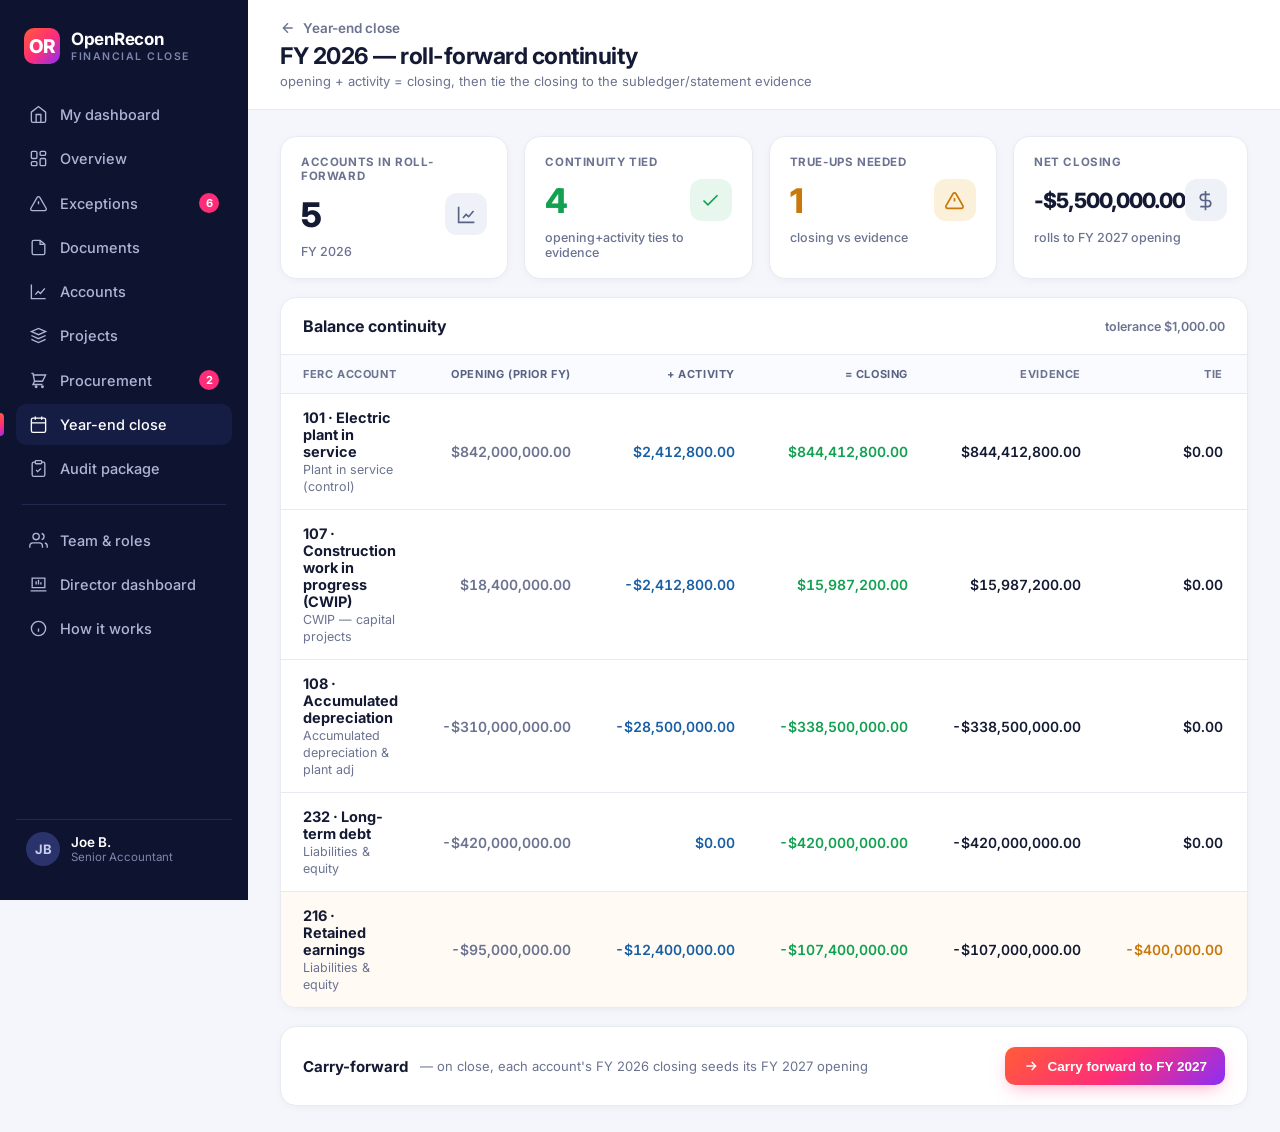
<file: web/yearend.html>
<!doctype html>
<html lang="en">
<head>
<meta charset="utf-8">
<meta name="viewport" content="width=device-width, initial-scale=1">
<title>OpenRecon — FY 2026 roll-forward</title>
<link rel="stylesheet" href="assets/app.css?v=1.11.0">
<style>
  .back{display:inline-flex;align-items:center;gap:7px;color:var(--muted);text-decoration:none;font-size:13.5px;font-weight:600;margin-bottom:6px}
  .back svg{width:16px;height:16px;stroke:currentColor;fill:none;stroke-width:2}
  thead th.op{color:var(--slate)}
  td.num{text-align:right;font-variant-numeric:tabular-nums;font-weight:600}
  .opcol{color:var(--muted)} .eq{color:#11A150;font-weight:700} .plus{color:#185FA5}
  .cf{background:var(--card);border:1px solid var(--line);border-radius:16px;padding:20px 22px;margin-top:18px;box-shadow:var(--shadow)}
  .cf .h{display:flex;align-items:center;gap:12px;flex-wrap:wrap}
  .cf .h b{font-size:15px;font-weight:700}.cf .h span{font-size:13px;color:var(--muted)}
  .cfrow{display:flex;align-items:center;gap:12px;padding:9px 0;border-top:1px solid #F2F4FA;font-size:13.5px}
  .cfrow:first-of-type{border-top:none}.cfrow .c{font-variant-numeric:tabular-nums;font-weight:600;min-width:150px;text-align:right}
  .cfrow svg{width:16px;height:16px;stroke:var(--muted);fill:none;stroke-width:2}
</style>
</head>
<body>
<div class="app">
  <aside class="side" id="side"></aside>
  <div class="main">
    <header class="top">
      <div><a class="back" href="periods.html"><svg viewBox="0 0 24 24"><path d="M19 12H5M12 19l-7-7 7-7"/></svg>Year-end close</a><h1>FY 2026 — roll-forward continuity</h1><div class="crumb">opening + activity = closing, then tie the closing to the subledger/statement evidence</div></div>
    </header>
    <div class="body">
      <div class="kpis" id="kpis"></div>
      <div class="panel">
        <div class="ph"><b>Balance continuity</b><span style="margin-left:auto;font-size:12.5px;color:var(--muted);font-weight:600">tolerance <span id="tol"></span></span></div>
        <table>
          <thead><tr>
            <th>FERC account</th><th class="num op">Opening (prior FY)</th><th class="num op">+ Activity</th><th class="num op">= Closing</th><th class="num">Evidence</th><th class="num">Tie</th><th>Status</th>
          </tr></thead>
          <tbody id="tbody"></tbody>
        </table>
      </div>

      <div class="cf">
        <div class="h"><b>Carry-forward</b><span>— on close, each account's FY 2026 closing seeds its FY 2027 opening</span><div style="flex:1"></div>
          <button class="btn" id="cfBtn" onclick="carryForward()"><svg viewBox="0 0 24 24"><path d="M5 12h14M13 6l6 6-6 6"/></svg>Carry forward to FY 2027</button></div>
        <div id="cflist"></div>
      </div>
    </div>
  </div>
</div>
<script src="assets/ferc.js?v=1.11.0"></script>
<script src="assets/app.js?v=1.11.0"></script>
<script>
  renderSidebar('periods');
  const s = rollforwardSummary();
  document.getElementById('tol').textContent = money(s.tol);
  const kd=[
    {lab:'Accounts in roll-forward', num:s.count, cls:'', bg:'var(--slatebg)', stroke:'#5A6385', icon:'<path d="M3 3v18h18M8 16l3.5-4 3 2.5L20 8"/>', foot:RECON.fiscalYear},
    {lab:'Continuity tied', num:s.tied, cls:'g', bg:'var(--greenbg)', stroke:'#11A150', icon:'<path d="M20 6 9 17l-5-5"/>', foot:'opening+activity ties to evidence'},
    {lab:'True-ups needed', num:s.variance, cls:'a', bg:'var(--amberbg)', stroke:'#C9790B', icon:'<path d="M12 9v4m0 4h.01M10.3 4.3 2.4 18a2 2 0 0 0 1.7 3h15.8a2 2 0 0 0 1.7-3L13.7 4.3a2 2 0 0 0-3.4 0Z"/>', foot:'closing vs evidence', footcls:'a'},
    {lab:'Net closing', num:money(s.closing), cls:'', bg:'#EEF1F8', stroke:'#5A6385', icon:'<path d="M12 1v22M17 5H9.5a3.5 3.5 0 0 0 0 7h5a3.5 3.5 0 0 1 0 7H6"/>', foot:'rolls to FY 2027 opening', small:true},
  ];
  document.getElementById('kpis').innerHTML = kd.map(d=>`
    <div class="kpi" style="cursor:default"><div class="lab">${d.lab}</div>
      <div class="row"><div class="num ${d.cls}" ${d.small?'style="font-size:21px"':''}>${d.num}</div><div class="chip" style="background:${d.bg}"><svg viewBox="0 0 24 24" stroke="${d.stroke}" fill="none">${d.icon}</svg></div></div>
      <div class="foot ${d.footcls||''}">${d.foot}</div></div>`).join('');

  const tied = r => Math.abs(r.tie)<=s.tol;
  document.getElementById('tbody').innerHTML = RECON.rollforward.map(r=>{
    const c = fercClassify(r.code);
    return `<tr ${tied(r)?'':'style="background:#FFFBF4"'}>
      <td class="acct"><b>${r.code} · ${r.name}</b><span>${c.project}</span></td>
      <td class="num opcol">${money(r.opening)}</td>
      <td class="num plus">${money(r.activity)}</td>
      <td class="num eq">${money(r.closing)}</td>
      <td class="num">${money(r.evidence)}</td>
      <td class="num${tied(r)?'':' var-pos'}">${money(r.tie)}</td>
      <td>${tied(r)?'<span class="tag t-ok">Tied</span>':'<span class="tag t-var">True-up</span>'}</td>
    </tr>`;
  }).join('');

  function carryForward(){
    document.getElementById('cfBtn').outerHTML = '<span style="font-size:13px;font-weight:600;color:var(--green)">✓ Carried forward by '+RECON.currentUser+'</span>';
    document.getElementById('cflist').innerHTML = RECON.rollforward.map(r=>`
      <div class="cfrow"><div style="flex:1"><b>${r.code}</b> · ${r.name}</div>
        <span class="c">${money(r.closing)}</span><svg viewBox="0 0 24 24"><path d="M5 12h14M13 6l6 6-6 6"/></svg><span class="c">${money(r.closing)}</span>
        <span style="font-size:12px;color:var(--muted);min-width:120px">FY27 opening</span></div>`).join('');
  }
  window.carryForward = carryForward;
</script>
</body>
</html>
</file>
<file: web/assets/app.css>
/* OpenRecon showcase — shared design system (matches the live app tokens) */
@import url('https://fonts.googleapis.com/css2?family=Inter:wght@400;500;600;700;800&display=swap');
:root{
  --ink:#0E1330; --ink2:#161D44; --canvas:#F4F6FB; --card:#FFFFFF;
  --text:#141A33; --muted:#6B7390; --line:#E7EAF3;
  --grad:linear-gradient(135deg,#FF5C39 0%,#FF2D78 52%,#8B2FF6 100%);
  --green:#11A150; --greenbg:#E7F7EE; --amber:#C9790B; --amberbg:#FBF0DA;
  --red:#E0413F; --redbg:#FCECEC; --slate:#5A6385; --slatebg:#EEF1F8;
  --pink:#FF2D78; --purple:#8B2FF6; --coral:#FF5C39;
  --shadow:0 2px 14px -8px rgba(20,26,51,.18);
}
*{box-sizing:border-box;margin:0;padding:0}
body{font-family:'Inter',-apple-system,'Segoe UI',Roboto,system-ui,sans-serif;background:var(--canvas);color:var(--text);-webkit-font-smoothing:antialiased}
a{color:inherit}
.app{display:flex;min-height:100vh}

/* ---------- sidebar ---------- */
.side{width:248px;background:var(--ink);color:#fff;display:flex;flex-direction:column;flex-shrink:0;padding:22px 16px;position:sticky;top:0;height:100vh}
.brand{display:flex;align-items:center;gap:11px;padding:6px 8px 22px;text-decoration:none}
.mark{width:36px;height:36px;border-radius:10px;background:var(--grad);display:flex;align-items:center;justify-content:center;font-weight:800;font-size:19px;color:#fff;letter-spacing:-.5px}
.brand .nm{font-weight:700;font-size:17px;letter-spacing:-.3px;color:#fff}
.brand .sub{font-size:10.5px;letter-spacing:1.5px;color:#7D86AE;font-weight:600;margin-top:1px}
.nav{display:flex;flex-direction:column;gap:3px;margin-top:8px}
.nav a{display:flex;align-items:center;gap:12px;padding:11px 13px;border-radius:10px;color:#AEB6D6;text-decoration:none;font-size:14.5px;font-weight:500;position:relative}
.nav a svg{width:19px;height:19px;stroke:currentColor;fill:none;stroke-width:1.7}
.nav a:hover{background:#191F47;color:#E7EAF7}
.nav a.on{background:var(--ink2);color:#fff}
.nav a.on::before{content:"";position:absolute;left:-16px;top:9px;bottom:9px;width:4px;border-radius:0 4px 4px 0;background:var(--grad)}
.badge{margin-left:auto;background:var(--pink);color:#fff;font-size:11px;font-weight:700;min-width:20px;height:20px;border-radius:10px;display:flex;align-items:center;justify-content:center;padding:0 6px}
.navsep{height:1px;background:#232a52;margin:12px 6px}
.who{margin-top:auto;display:flex;align-items:center;gap:11px;padding:12px 10px;border-top:1px solid #232a52}
.who .av{width:34px;height:34px;border-radius:50%;background:#2A336B;display:flex;align-items:center;justify-content:center;font-weight:700;font-size:13px;color:#C9D0EE}
.who .nm{font-size:13.5px;font-weight:600}
.who .rl{font-size:11.5px;color:#7D86AE}

/* ---------- app shell ---------- */
.main{flex:1;display:flex;flex-direction:column;min-width:0}
.top{background:#fff;border-bottom:1px solid var(--line);padding:20px 32px;display:flex;align-items:center;gap:14px}
.top h1{font-size:23px;font-weight:700;letter-spacing:-.5px}
.top .crumb{font-size:13px;color:var(--muted);margin-top:3px}
.top .sp{flex:1}
.pill{display:inline-flex;align-items:center;gap:8px;border:1px solid var(--line);background:#fff;border-radius:10px;padding:9px 14px;font-size:13.5px;font-weight:600;color:var(--text);cursor:pointer;text-decoration:none}
.pill svg{width:16px;height:16px;stroke:var(--muted);fill:none;stroke-width:1.8}
.pill:hover{border-color:#D7DCEC}
.btn{display:inline-flex;align-items:center;gap:8px;background:var(--grad);color:#fff;border:none;border-radius:10px;padding:11px 18px;font-size:13.5px;font-weight:700;cursor:pointer;box-shadow:0 6px 18px -6px rgba(255,45,120,.5);text-decoration:none}
.btn svg{width:16px;height:16px;stroke:#fff;fill:none;stroke-width:2}
.btn.ghost{background:#fff;color:var(--text);border:1px solid var(--line);box-shadow:none}
.btn.ghost svg{stroke:var(--text)}
.av2{width:38px;height:38px;border-radius:50%;background:var(--slatebg);display:flex;align-items:center;justify-content:center;font-weight:700;font-size:13px;color:var(--slate)}
.body{padding:26px 32px;flex:1}

/* ---------- KPIs ---------- */
.kpis{display:grid;grid-template-columns:repeat(4,1fr);gap:16px}
.kpi{background:var(--card);border:1px solid var(--line);border-radius:16px;padding:18px 20px;box-shadow:var(--shadow);cursor:pointer;transition:transform .12s,box-shadow .12s}
.kpi:hover{transform:translateY(-2px);box-shadow:0 10px 24px -12px rgba(20,26,51,.3)}
.kpi.sel{border-color:var(--pink)}
.kpi .lab{font-size:11.5px;letter-spacing:.6px;text-transform:uppercase;color:var(--muted);font-weight:700}
.kpi .row{display:flex;align-items:center;justify-content:space-between;margin-top:10px}
.kpi .num{font-size:34px;font-weight:800;letter-spacing:-1px}
.chip{width:42px;height:42px;border-radius:12px;display:flex;align-items:center;justify-content:center}
.chip svg{width:21px;height:21px;fill:none;stroke-width:1.9}
.kpi .foot{font-size:12.5px;color:var(--muted);margin-top:9px;font-weight:500}
.g{color:var(--green)} .a{color:var(--amber)} .r{color:var(--red)}

.prog{background:var(--card);border:1px solid var(--line);border-radius:16px;padding:18px 22px;margin-top:18px;box-shadow:var(--shadow)}
.prog .h{display:flex;align-items:baseline;justify-content:space-between}
.prog .h b{font-size:15px;font-weight:700}
.prog .h span{font-size:13px;color:var(--muted);font-weight:600}
.bar{height:12px;border-radius:8px;background:#EEF1F8;margin-top:13px;overflow:hidden}
.bar i{display:block;height:100%;background:var(--grad);border-radius:8px;transition:width .9s cubic-bezier(.22,1,.36,1)}

/* ---------- panel + table ---------- */
.panel{background:var(--card);border:1px solid var(--line);border-radius:16px;margin-top:18px;overflow:hidden;box-shadow:var(--shadow)}
.panel .ph{display:flex;align-items:center;gap:12px;padding:18px 22px;border-bottom:1px solid var(--line)}
.panel .ph b{font-size:16px;font-weight:700}
.seg{margin-left:auto;display:flex;background:var(--slatebg);border-radius:9px;padding:3px;flex-wrap:wrap}
.seg span{font-size:12.5px;font-weight:600;color:var(--muted);padding:6px 13px;border-radius:7px;cursor:pointer}
.seg span.on{background:#fff;color:var(--text);box-shadow:0 1px 3px rgba(20,26,51,.12)}
.seg span i{font-style:normal;font-size:11px;color:#9AA2BF;margin-left:4px;font-weight:700}
.seg span.on i{color:var(--pink)}
table{width:100%;border-collapse:collapse}
thead th{font-size:11px;letter-spacing:.6px;text-transform:uppercase;color:var(--muted);font-weight:700;text-align:left;padding:12px 22px;background:#FAFBFE}
thead th.num{text-align:right}
.grp td{font-size:11.5px;letter-spacing:.5px;text-transform:uppercase;color:var(--slate);font-weight:700;background:#F4F6FB;padding:9px 22px}
tbody tr.acctrow{cursor:pointer}
tbody tr.acctrow:hover{background:#F7F9FE}
tbody td{padding:15px 22px;border-top:1px solid var(--line);font-size:14px;vertical-align:middle}
td.num{text-align:right;font-variant-numeric:tabular-nums;font-weight:600}
.acct b{font-weight:700;display:block;font-size:14.5px}
.acct span{font-size:12.5px;color:var(--muted)}
.bank{display:flex;align-items:center;gap:9px;color:var(--muted);font-size:13.5px;font-weight:500}
.dot{width:8px;height:8px;border-radius:50%}
.var-pos{color:var(--amber);font-weight:700}
.muted{color:#A6AEC9;font-weight:600}
.tag{display:inline-flex;align-items:center;gap:6px;font-size:12.5px;font-weight:700;padding:6px 12px;border-radius:20px;white-space:nowrap}
.tag::before{content:"";width:7px;height:7px;border-radius:50%}
.t-ok{background:var(--greenbg);color:var(--green)} .t-ok::before{background:var(--green)}
.t-var{background:var(--amberbg);color:var(--amber)} .t-var::before{background:var(--amber)}
.t-un{background:var(--redbg);color:var(--red)} .t-un::before{background:var(--red)}
.act{text-align:right}
.lnk{font-size:13px;font-weight:700;color:var(--pink);text-decoration:none;display:inline-flex;align-items:center;gap:5px;white-space:nowrap}
.lnk.q{color:var(--muted)}

/* ---------- work-status pills (per-item statuses) ---------- */
.ws{display:inline-flex;align-items:center;gap:6px;font-size:11.5px;font-weight:700;padding:4px 10px;border-radius:14px;border:1px solid var(--line);background:#fff;color:var(--slate)}
.ws.ack{color:var(--slate);background:var(--slatebg);border-color:transparent}
.ws.assigned{color:#185FA5;background:#E6F1FB;border-color:transparent}
.ws.progress{color:var(--amber);background:var(--amberbg);border-color:transparent}
.ws.resolved{color:var(--green);background:var(--greenbg);border-color:transparent}

/* ============================ mobile / responsive ============================ */
/* mobile top bar + drawer backdrop are injected by renderSidebar(); hidden on desktop */
.mobtop{display:none}
.mobbd{display:none}

@media (max-width:860px){
  /* mobile nav bar (hamburger + brand) */
  .mobtop{display:flex;align-items:center;gap:13px;position:sticky;top:0;z-index:60;
    background:var(--ink);color:#fff;padding:12px 16px}
  .mobtop .mobburger{background:none;border:none;padding:4px;cursor:pointer;display:flex}
  .mobtop .mobburger svg{width:26px;height:26px;stroke:#fff;fill:none;stroke-width:2}
  .mobtop .mobbrand{display:flex;align-items:center;gap:9px;text-decoration:none;color:#fff}
  .mobtop .mobbrand .mark{width:30px;height:30px;border-radius:8px;font-size:15px}
  .mobtop .mobbrand b{font-size:16px;font-weight:700;letter-spacing:-.3px}

  /* shell: stop the side-by-side; sidebar becomes an off-canvas drawer */
  .app{display:block}
  .side{position:fixed;top:0;left:0;height:100vh;width:84%;max-width:300px;z-index:80;
    transform:translateX(-100%);transition:transform .25s ease;box-shadow:0 0 50px rgba(0,0,0,.45)}
  .side.open{transform:none}
  .mobbd{position:fixed;inset:0;background:rgba(14,19,48,.55);z-index:70;
    opacity:0;pointer-events:none;transition:opacity .25s}
  .mobbd.on{display:block;opacity:1;pointer-events:auto}

  /* header + body breathing room */
  .top{padding:15px 18px;flex-wrap:wrap;gap:10px}
  .top h1{font-size:19px}
  .top .crumb{font-size:12px}
  .body{padding:18px 15px}

  /* KPIs reflow 4 -> 2 */
  .kpis{grid-template-columns:repeat(2,1fr);gap:12px}
  .kpi{padding:15px 16px;border-radius:13px}
  .kpi .num{font-size:26px}
  .chip{width:36px;height:36px}

  /* wide tables scroll horizontally inside their panel instead of crushing */
  .panel{overflow-x:auto}
  table{min-width:560px}
  thead th,tbody td{padding:12px 16px;font-size:13.5px}
  .seg{margin-left:0;width:100%;margin-top:10px;justify-content:flex-start}

  /* per-page grids: stack (these are defined in page-level <style>, so override hard) */
  .cmp{grid-template-columns:1fr !important}
  .viewer{grid-template-columns:1fr !important}
  .wrap{padding:22px 16px 50px !important}
}

@media (max-width:440px){
  .kpis{grid-template-columns:1fr}
  .top h1{font-size:18px}
}
</file>
<file: web/assets/pages.css>
/* OpenRecon showcase — landing, how-it-works, dashboard */

/* ===== landing ===== */
.lp{max-width:1080px;margin:0 auto;padding:0 26px}
.lphead{display:flex;align-items:center;gap:12px;padding:22px 0}
.lphead .mark{width:38px;height:38px}
.lphead .nm{font-weight:800;font-size:19px;letter-spacing:-.4px}
.lphead .sp{flex:1}
.lphead a.navlink{color:var(--muted);text-decoration:none;font-size:14px;font-weight:600;margin-left:22px}
.lphead a.navlink:hover{color:var(--text)}
.hero{padding:54px 0 30px;text-align:center}
.eyebrow{display:inline-flex;align-items:center;gap:8px;font-size:12.5px;font-weight:700;letter-spacing:.4px;text-transform:uppercase;color:var(--pink);background:#FFF0F5;border:1px solid #FAD7E5;padding:7px 14px;border-radius:20px}
.hero h1{font-size:50px;line-height:1.05;font-weight:800;letter-spacing:-1.6px;margin:22px auto 0;max-width:760px}
.hero h1 .grad{background:var(--grad);-webkit-background-clip:text;background-clip:text;-webkit-text-fill-color:transparent}
.hero p.sub{font-size:18.5px;line-height:1.6;color:var(--muted);max-width:640px;margin:20px auto 0;font-weight:500}
.cta{display:flex;gap:13px;justify-content:center;margin-top:30px;flex-wrap:wrap}
.btn.lg{padding:14px 24px;font-size:15px;border-radius:12px}
.statband{display:grid;grid-template-columns:repeat(4,1fr);gap:1px;background:var(--line);border:1px solid var(--line);border-radius:16px;overflow:hidden;margin:46px 0 8px;box-shadow:var(--shadow)}
.statband .s{background:#fff;padding:24px 20px;text-align:center}
.statband .s .v{font-size:32px;font-weight:800;letter-spacing:-1px;background:var(--grad);-webkit-background-clip:text;background-clip:text;-webkit-text-fill-color:transparent}
.statband .s .l{font-size:12.5px;color:var(--muted);font-weight:600;margin-top:6px}
.section{padding:54px 0}
.section .lead{text-align:center;max-width:620px;margin:0 auto 36px}
.section .lead h2{font-size:30px;font-weight:800;letter-spacing:-.8px}
.section .lead p{font-size:16px;color:var(--muted);margin-top:12px;line-height:1.6}
.feat{display:grid;grid-template-columns:repeat(3,1fr);gap:18px}
.fcard{background:#fff;border:1px solid var(--line);border-radius:16px;padding:24px 22px;box-shadow:var(--shadow)}
.fcard .fi{width:46px;height:46px;border-radius:13px;background:var(--slatebg);display:flex;align-items:center;justify-content:center;margin-bottom:16px}
.fcard .fi svg{width:23px;height:23px;stroke:var(--purple);fill:none;stroke-width:1.8}
.fcard h3{font-size:17px;font-weight:700;letter-spacing:-.3px}
.fcard p{font-size:14px;color:var(--muted);line-height:1.6;margin-top:8px}
.lpfoot{border-top:1px solid var(--line);padding:30px 0 60px;text-align:center;color:var(--muted);font-size:13px}

/* ===== pipeline (how it works) ===== */
.flow{display:flex;align-items:stretch;gap:0;flex-wrap:wrap}
.step{flex:1;min-width:150px;background:#fff;border:1px solid var(--line);border-radius:16px;padding:20px 18px;box-shadow:var(--shadow);position:relative;opacity:0;transform:translateY(10px);transition:opacity .5s,transform .5s}
.step.in{opacity:1;transform:none}
.step .n{width:30px;height:30px;border-radius:9px;background:var(--grad);color:#fff;font-weight:800;font-size:14px;display:flex;align-items:center;justify-content:center;margin-bottom:13px}
.step h3{font-size:15.5px;font-weight:700;letter-spacing:-.2px}
.step .svc{font-size:11.5px;font-weight:700;color:var(--purple);margin-top:3px}
.step p{font-size:13px;color:var(--muted);line-height:1.55;margin-top:9px}
.arrow{flex:0 0 34px;display:flex;align-items:center;justify-content:center;color:#C5CBE0}
.arrow svg{width:22px;height:22px;stroke:currentColor;fill:none;stroke-width:2}
.maptbl{width:100%;border-collapse:collapse;background:#fff;border:1px solid var(--line);border-radius:16px;overflow:hidden;box-shadow:var(--shadow)}
.maptbl th{font-size:11px;letter-spacing:.6px;text-transform:uppercase;color:var(--muted);font-weight:700;text-align:left;padding:14px 20px;background:#FAFBFE}
.maptbl td{padding:15px 20px;border-top:1px solid var(--line);font-size:14px}
.maptbl td b{font-weight:700}
.maptbl td.ent{color:var(--purple);font-weight:700}

/* ===== dashboard ===== */
.dgrid{display:grid;grid-template-columns:2fr 1fr;gap:18px;margin-top:18px}
.dcard{background:#fff;border:1px solid var(--line);border-radius:16px;padding:20px 22px;box-shadow:var(--shadow)}
.dcard h3{font-size:15px;font-weight:700;display:flex;align-items:center;gap:10px}
.dcard h3 .hint{margin-left:auto;font-size:12px;color:var(--muted);font-weight:600}
.lead-row{display:flex;align-items:center;gap:13px;padding:13px 0;border-top:1px solid var(--line)}
.lead-row:first-of-type{border-top:none}
.lead-row .av{width:36px;height:36px;border-radius:50%;background:var(--slatebg);display:flex;align-items:center;justify-content:center;font-weight:700;font-size:13px;color:var(--slate)}
.lead-row .nm{font-size:14px;font-weight:600}
.lead-row .rl{font-size:12px;color:var(--muted)}
.lead-row .mtr{flex:1;height:9px;border-radius:6px;background:#EEF1F8;overflow:hidden;max-width:200px}
.lead-row .mtr i{display:block;height:100%;background:var(--grad);border-radius:6px;transition:width .9s cubic-bezier(.22,1,.36,1)}
.lead-row .ct{font-size:14px;font-weight:700;font-variant-numeric:tabular-nums;min-width:74px;text-align:right}
.donut{width:172px;height:172px;border-radius:50%;margin:6px auto 14px;display:flex;align-items:center;justify-content:center;position:relative}
.donut::after{content:"";position:absolute;width:108px;height:108px;border-radius:50%;background:#fff}
.donut .dc{position:relative;z-index:1;text-align:center}
.donut .dc b{font-size:30px;font-weight:800;letter-spacing:-1px;display:block}
.donut .dc span{font-size:11.5px;color:var(--muted);font-weight:600}
.legend{display:flex;flex-direction:column;gap:9px}
.legend .lg{display:flex;align-items:center;gap:9px;font-size:13px}
.legend .lg .sw{width:11px;height:11px;border-radius:3px}
.legend .lg .lv{margin-left:auto;font-weight:700;font-variant-numeric:tabular-nums}
.barsvg{width:100%}
.barsvg .track{fill:#EEF1F8}
.barsvg .fillb{fill:var(--purple)}
.barsvg .lbl{font-size:12px;fill:var(--muted);font-weight:600}
.barsvg .val{font-size:12px;fill:var(--text);font-weight:700}
.agewrap{display:flex;flex-direction:column;gap:0}
.agerow{display:flex;align-items:center;gap:14px;padding:13px 0;border-top:1px solid var(--line);font-size:14px}
.agerow:first-child{border-top:none}
.agerow .lab{width:120px;color:var(--muted);font-weight:600}
.agerow .track{flex:1;height:24px;border-radius:7px;background:#F4F6FB;overflow:hidden;position:relative}
.agerow .track i{display:block;height:100%;border-radius:7px;transition:width .9s cubic-bezier(.22,1,.36,1)}
.agerow .ct{width:40px;text-align:right;font-weight:700;font-variant-numeric:tabular-nums}

/* ============================ mobile / responsive ============================ */
@media (max-width:860px){
  .lp{padding:0 16px}
  .lphead{flex-wrap:wrap;gap:8px;padding:16px 0}
  .lphead .sp{flex-basis:100%;height:0}
  .lphead a.navlink{margin-left:0;margin-right:18px;font-size:13.5px}

  .hero{padding:30px 0 18px}
  .hero h1{font-size:32px;letter-spacing:-1px;margin-top:18px}
  .hero p.sub{font-size:16px;margin-top:16px}
  .cta{margin-top:24px}
  .btn.lg{padding:13px 20px;font-size:14.5px}

  .statband{grid-template-columns:repeat(2,1fr);margin:30px 0 8px}
  .statband .s{padding:18px 14px}
  .statband .s .v{font-size:26px}

  .section{padding:36px 0}
  .section .lead{margin-bottom:26px}
  .section .lead h2{font-size:24px}
  .feat{grid-template-columns:1fr;gap:14px}

  /* pipeline: stack the steps full-width, drop the connector arrows */
  .flow{flex-direction:column}
  .step{min-width:100%}
  .arrow{display:none}
  .maptbl{display:block;overflow-x:auto;white-space:nowrap}
  .maptbl th,.maptbl td{padding:12px 16px;font-size:13px}

  /* director dashboard: stack the 2-col grid (also beats the inline style override) */
  .dgrid{grid-template-columns:1fr !important}
  .lead-row .mtr{max-width:none}
}

@media (max-width:440px){
  .hero h1{font-size:27px}
  .statband{grid-template-columns:1fr 1fr}
}
</file>
